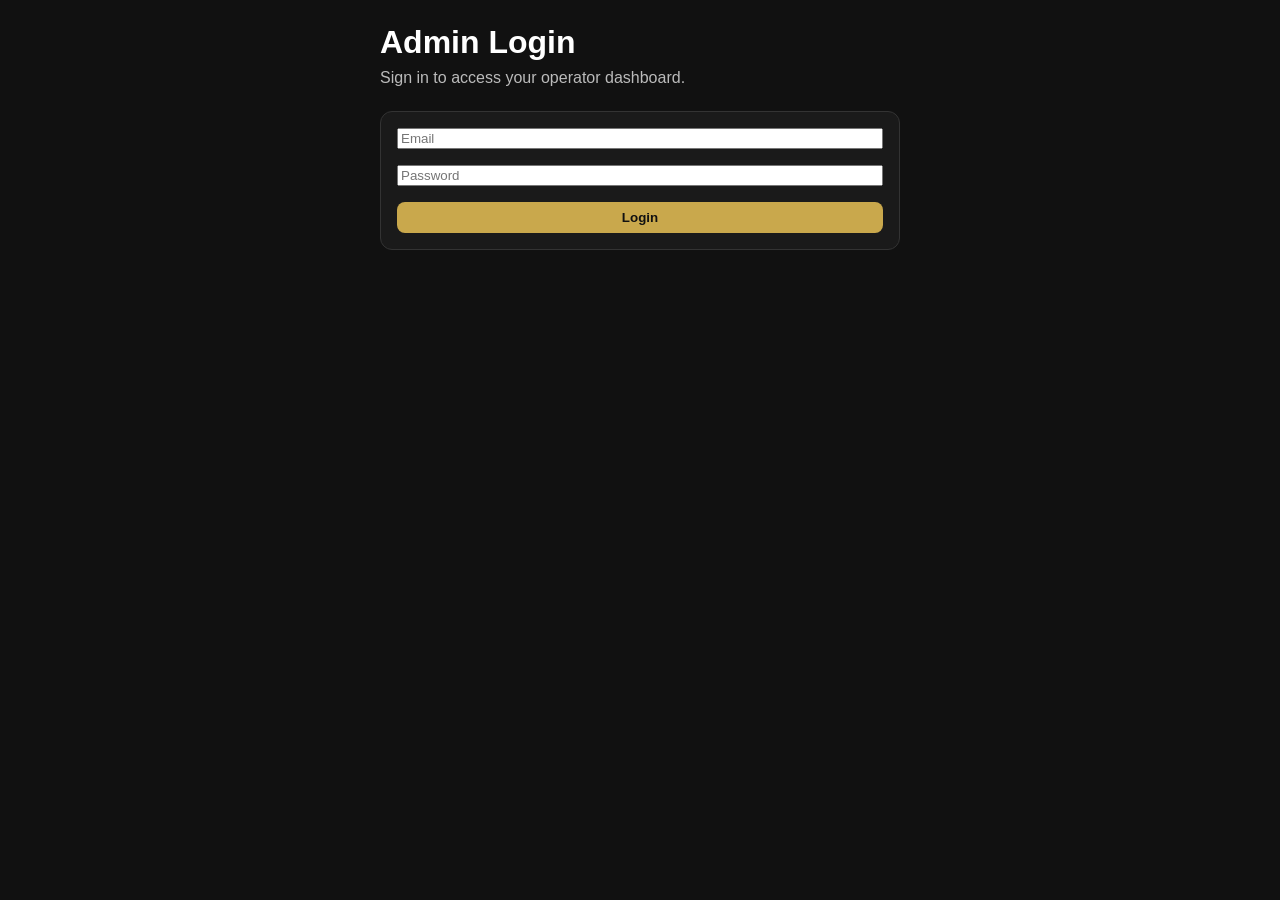
<file: admin.html>
<!DOCTYPE html>
<html lang="en">
<head>
  <meta charset="UTF-8" />
  <meta name="viewport" content="width=device-width, initial-scale=1.0" />
  <meta name="app-backend-base-url" content="https://restaurantsmanagement-26-backend.onrender.com" />
  <meta name="app-api-base-url" content="https://restaurantsmanagement-26-backend.onrender.com/api" />
<meta name="app-allow-order-whatsapp-fallback-on-save-failure" content="false" />
<meta name="app-open-whatsapp-after-verified-online-payment" content="true" />
<meta name="app-contact-sheet-url" content="" />
  <title>Admin Dashboard</title>
  <!-- <link rel="stylesheet" href="css/style.css" /> -->
  <style>
    body {
      font-family: Arial, sans-serif;
      background: #111;
      color: #fff;
      margin: 0;
      padding: 0;
    }
    #hotelFormSection,
#menuFormSection,
#galleryFormSection,
#profileFormSection {
  max-height: 80vh;
  overflow-y: auto;
  padding: 10px;
}

form {
  overflow: visible;
}

body {
  overflow-y: auto;
  cursor: auto;
}

    .admin-wrap {
      max-width: 1200px;
      margin: 0 auto;
      padding: 24px;
    }

    .admin-header {
      margin-bottom: 24px;
    }

    .admin-title {
      font-size: 32px;
      margin: 0 0 8px;
    }

    .admin-sub {
      color: #bbb;
      margin: 0;
    }

    .admin-toolbar {
      display: grid;
      gap: 14px;
      margin: 24px 0;
    }

    .admin-toolbar-row {
      display: flex;
      flex-wrap: wrap;
      gap: 14px;
      align-items: stretch;
    }

    .admin-toolbar-group {
      display: grid;
      gap: 10px;
      padding: 14px;
      border-radius: 14px;
      border: 1px solid #333;
      background: #151515;
      min-width: 0;
      flex: 1 1 320px;
    }

    .admin-toolbar-side {
      display: grid;
      gap: 10px;
      padding: 14px;
      border-radius: 14px;
      border: 1px solid #333;
      background: #151515;
      min-width: 260px;
      flex: 0 1 280px;
      align-content: start;
    }

    .admin-toolbar-label {
      margin: 0;
      font-size: 12px;
      letter-spacing: 0.08em;
      text-transform: uppercase;
      color: #c9a84c;
    }

    .admin-toolbar-help {
      margin: 0;
      color: #aaa;
      font-size: 13px;
      line-height: 1.5;
    }

    .admin-tabs {
      display: flex;
      flex-wrap: wrap;
      gap: 10px;
    }

    .admin-toolbar-actions {
      display: flex;
      flex-wrap: wrap;
      gap: 10px;
    }

    .admin-scope-card {
      display: grid;
      gap: 12px;
      margin-bottom: 18px;
    }

    .admin-scope-grid {
      display: grid;
      grid-template-columns: repeat(auto-fit, minmax(220px, 1fr));
      gap: 12px;
    }

    .admin-scope-item {
      padding: 12px 14px;
      border-radius: 12px;
      border: 1px solid #333;
      background: #141414;
    }

    .admin-scope-value {
      display: block;
      margin-top: 6px;
      font-size: 18px;
      font-weight: 600;
      color: #fff;
    }

    .admin-form-help {
      margin: 0 0 6px;
      color: #b8b8b8;
      font-size: 14px;
      line-height: 1.5;
    }

    .admin-field {
      display: grid;
      gap: 6px;
    }

    #hotelFormSection .admin-field-label,
    #menuFormSection .admin-field-label,
    #galleryFormSection .admin-field-label,
    #notificationSettingsSection .admin-field-label,
    #paymentRouteSettingsSection .admin-field-label,
    #uploadSection .admin-field-label,
    #qrTableLinkSection .admin-field-label,
    #profileFormSection .admin-field-label {
      display: block;
      color: #f3f3f3;
      font-size: 14px;
      font-weight: 600;
      margin: 0;
    }

    .admin-field-hint {
      margin: 0;
      color: #9f9f9f;
      font-size: 12px;
      line-height: 1.4;
    }

    .admin-tab {
      background: #222;
      color: #fff;
      border: 1px solid #444;
      padding: 10px 14px;
      cursor: pointer;
      border-radius: 8px;
    }

    .admin-tab.active {
      background: #c9a84c;
      color: #111;
      border-color: #c9a84c;
    }

    .admin-select {
      background: #222;
      color: #fff;
      border: 1px solid #444;
      padding: 10px 12px;
      border-radius: 8px;
    }

    .admin-section {
      display: grid;
      gap: 16px;
    }

    .admin-card {
      background: #1a1a1a;
      border: 1px solid #333;
      border-radius: 12px;
      padding: 16px;
    }

    .admin-card h3 {
      margin-top: 0;
      margin-bottom: 10px;
    }

    .admin-grid {
      display: grid;
      gap: 16px;
    }

    .theme-helper-row {
      display: flex;
      flex-wrap: wrap;
      gap: 12px;
      align-items: center;
      margin-top: -4px;
    }

    .theme-helper-row .admin-meta {
      margin: 0;
    }

    .theme-preview-card {
      display: grid;
      gap: 12px;
      padding: 14px;
    }

    .theme-order-card {
      display: grid;
      gap: 10px;
    }

    .theme-order-list {
      display: grid;
      gap: 8px;
    }

    .theme-order-item {
      display: flex;
      justify-content: space-between;
      align-items: center;
      gap: 12px;
      padding: 12px 14px;
      border: 1px solid #333;
      border-radius: 12px;
      background: #141414;
    }

    .theme-order-label {
      display: flex;
      align-items: center;
      gap: 12px;
      min-width: 0;
    }

    .theme-order-index {
      width: 28px;
      height: 28px;
      display: inline-flex;
      align-items: center;
      justify-content: center;
      border-radius: 999px;
      background: rgba(201, 168, 76, 0.16);
      border: 1px solid rgba(201, 168, 76, 0.28);
      color: #f3d98e;
      font-size: 13px;
      flex: 0 0 auto;
    }

    .theme-order-name {
      color: #fff;
    }

    .theme-order-meta {
      display: grid;
      gap: 4px;
    }

    .theme-order-state {
      display: inline-flex;
      align-items: center;
      width: fit-content;
      padding: 4px 8px;
      border-radius: 999px;
      border: 1px solid rgba(93, 191, 126, 0.3);
      background: rgba(93, 191, 126, 0.12);
      color: #b9efc9;
      font-size: 12px;
    }

    .theme-order-state.is-hidden {
      border-color: rgba(232, 129, 129, 0.3);
      background: rgba(232, 129, 129, 0.12);
      color: #ffc1c1;
    }

    .theme-order-actions {
      display: flex;
      gap: 8px;
      flex: 0 0 auto;
    }

    .theme-order-actions .admin-tab {
      padding: 8px 12px;
    }

    .theme-preview-top,
    .theme-preview-surface,
    .theme-preview-actions {
      display: flex;
      gap: 12px;
      align-items: center;
    }

    .theme-preview-top,
    .theme-preview-surface {
      justify-content: space-between;
      padding: 14px;
      border-radius: 16px;
      border: 1px solid #333;
    }

    .theme-preview-surface {
      display: grid;
      align-items: start;
    }

    .theme-preview-eyebrow {
      font-size: 12px;
      letter-spacing: 0.08em;
      text-transform: uppercase;
      color: #c9a84c;
      margin-bottom: 4px;
    }

    .theme-preview-title,
    .theme-preview-body,
    .theme-preview-muted {
      margin: 0;
    }

    .theme-preview-muted {
      font-size: 14px;
      color: #bbb;
    }

    .theme-preview-outline-btn,
    .theme-preview-primary-btn,
    .theme-preview-chip {
      border-radius: 8px;
      padding: 8px 12px;
      font-size: 14px;
    }

    .theme-preview-outline-btn,
    .theme-preview-primary-btn {
      border: 1px solid #444;
      cursor: default;
    }

    .theme-preview-outline-btn {
      background: transparent;
      color: #fff;
    }

    .theme-preview-primary-btn {
      background: #c9a84c;
      color: #111;
    }

    .theme-preview-chip {
      display: inline-flex;
      align-items: center;
      background: rgba(201, 168, 76, 0.16);
      color: #fff;
      border: 1px solid rgba(201, 168, 76, 0.3);
    }

    .admin-meta {
      color: #bbb;
      font-size: 14px;
      margin-bottom: 8px;
    }

    .admin-row {
      margin-bottom: 8px;
      line-height: 1.5;
    }

    .admin-attention-row {
      padding: 8px 10px;
      border: 1px solid rgba(232, 184, 103, 0.35);
      border-radius: 8px;
      background: rgba(232, 184, 103, 0.14);
      color: #ffe2a8;
    }

    .status-row {
      display: flex;
      flex-wrap: wrap;
      gap: 10px;
      align-items: center;
      margin-top: 12px;
    }

    .status-badge {
      display: inline-block;
      padding: 4px 10px;
      border-radius: 999px;
      background: #333;
      color: #fff;
      font-size: 13px;
    }

    .admin-state-line {
      display: grid;
      gap: 8px;
    }

    .admin-state-list {
      display: flex;
      flex-wrap: wrap;
      gap: 8px;
      align-items: center;
    }

    .admin-state-badge {
      display: inline-flex;
      align-items: center;
      padding: 4px 10px;
      border-radius: 999px;
      border: 1px solid #3a3a3a;
      background: #232323;
      color: #f3f3f3;
      font-size: 12px;
      font-weight: 600;
    }

    .admin-state-badge.is-success {
      border-color: rgba(93, 191, 126, 0.35);
      background: rgba(93, 191, 126, 0.14);
      color: #b9efc9;
    }

    .admin-state-badge.is-warning {
      border-color: rgba(232, 184, 103, 0.35);
      background: rgba(232, 184, 103, 0.14);
      color: #ffe2a8;
    }

    .admin-state-badge.is-danger {
      border-color: rgba(232, 129, 129, 0.35);
      background: rgba(232, 129, 129, 0.14);
      color: #ffc1c1;
    }

    .admin-card-actions {
      margin-top: 10px;
    }

    .admin-list-summary {
      margin-bottom: 16px;
    }

    .admin-list-toolbar {
      display: grid;
      gap: 10px;
    }

    .admin-list-search {
      width: 100%;
      box-sizing: border-box;
      background: #161616;
      color: #fff;
      border: 1px solid #444;
      padding: 12px 14px;
      border-radius: 10px;
    }

    .admin-list-search:focus {
      outline: none;
      border-color: #c9a84c;
      box-shadow: 0 0 0 2px rgba(201, 168, 76, 0.18);
    }

    .admin-list-helper-text {
      margin: 0;
      color: #b8b8b8;
      font-size: 13px;
      line-height: 1.5;
    }

    .status-select {
      background: #222;
      color: #fff;
      border: 1px solid #444;
      padding: 8px 10px;
      border-radius: 8px;
    }

    .status-btn {
      background: #c9a84c;
      color: #111;
      border: none;
      padding: 8px 12px;
      border-radius: 8px;
      cursor: pointer;
      font-weight: 600;
    }

    .status-btn:disabled {
      opacity: 0.7;
      cursor: wait;
    }

    .empty-state {
      color: #bbb;
      padding: 24px 0;
    }

    .loading-state {
      color: #ddd;
      padding: 24px 0;
    }

    pre.json-box {
      background: #101010;
      color: #ddd;
      padding: 12px;
      border-radius: 8px;
      overflow: auto;
      font-size: 12px;
    }

    #hotelFormSection,
    #menuFormSection {
      position: relative;
      overflow: visible;
      margin-top: 20px;
      isolation: isolate;
    }

    #hotelFormSection form,
    #menuFormSection form {
      position: relative;
      z-index: 1;
    }

    #hotelFormSection input:not([type="hidden"]),
    #menuFormSection input:not([type="hidden"]) {
      width: 100%;
      box-sizing: border-box;
      background: #161616;
      color: #fff;
      border: 1px solid #444;
      padding: 12px 14px;
      border-radius: 8px;
      caret-color: #fff;
      cursor: text;
      position: relative;
      z-index: 2;
      -webkit-text-fill-color: #fff;
    }

    #hotelFormSection input:not([type="hidden"]):focus,
    #menuFormSection input:not([type="hidden"]):focus {
      outline: none;
      border-color: #c9a84c;
      box-shadow: 0 0 0 2px rgba(201, 168, 76, 0.2);
      caret-color: #fff;
    }

    #hotelFormSection label,
    #menuFormSection label {
      display: flex;
      gap: 8px;
      align-items: center;
      color: #ddd;
      cursor: pointer;
    }

    #hotelFormSection label.admin-checkbox,
    #menuFormSection label.admin-checkbox,
    #galleryFormSection label.admin-checkbox,
    #notificationSettingsSection label.admin-checkbox,
    #paymentRouteSettingsSection label.admin-checkbox {
      display: flex;
      gap: 8px;
      align-items: center;
      color: #ddd;
      cursor: pointer;
    }

    #hotelFormSection input[type="checkbox"],
    #menuFormSection input[type="checkbox"] {
      width: auto;
      accent-color: #c9a84c;
      cursor: pointer;
    }

    #paymentRouteSettingsSection input:not([type="hidden"]),
    #paymentRouteSettingsSection select,
    #qrTableLinkSection input:not([type="hidden"]),
    #qrTableLinkSection select {
      width: 100%;
      box-sizing: border-box;
      background: #161616;
      color: #fff;
      border: 1px solid #444;
      padding: 12px 14px;
      border-radius: 8px;
    }

    #paymentRouteSettingsSection input:focus,
    #paymentRouteSettingsSection select:focus,
    #qrTableLinkSection input:focus,
    #qrTableLinkSection select:focus {
      outline: none;
      border-color: #c9a84c;
      box-shadow: 0 0 0 2px rgba(201, 168, 76, 0.2);
    }

    #qrTableLinkOutput {
      font-family: ui-monospace, SFMono-Regular, Consolas, monospace;
    }
  </style>
</head>
<body>

  <div id="adminLoginWrap" class="admin-wrap" style="max-width: 520px; display:none;">
  <header class="admin-header">
    <h1 class="admin-title">Admin Login</h1>
    <p class="admin-sub">Sign in to access your operator dashboard.</p>
  </header>

  <section class="admin-card">
    <form id="adminLoginForm" class="admin-grid">
      <input id="adminEmailInput" type="email" placeholder="Email" required />
      <input id="adminPasswordInput" type="password" placeholder="Password" required />
      <button type="submit" class="status-btn">Login</button>
    </form>
  </section>
</div>

  <div class="admin-wrap" id="adminDashboardWrap" style="display:none;">
    <header class="admin-header">
      <h1 class="admin-title">Admin Dashboard</h1>
      <p class="admin-sub">Manage all hotel orders, reservations, inquiries, and hotels from one place.</p>
    </header>

    <div class="admin-toolbar">
      <div class="admin-toolbar-row">
        <div class="admin-toolbar-group">
          <p class="admin-toolbar-label">Browse Records</p>
          <div class="admin-tabs">
            <button class="admin-tab active" data-tab="orders">Orders</button>
            <button class="admin-tab" data-tab="reservations">Reservations</button>
            <button class="admin-tab" data-tab="inquiries">Inquiries</button>
            <button class="admin-tab" data-tab="contact-submissions">Contact Messages</button>
            <button class="admin-tab" data-tab="notification-events">Notifications</button>
            <button class="admin-tab" data-tab="hotels">Hotels</button>
            <button class="admin-tab" data-tab="menu-items">Menu Items</button>
            <button class="admin-tab" data-tab="gallery-items">Gallery Items</button>
            <button class="admin-tab" data-tab="testimonials">Testimonials</button>
          </div>
        </div>

        <div class="admin-toolbar-group">
          <p class="admin-toolbar-label">Open Editors</p>
          <div class="admin-toolbar-actions">
            <button type="button" id="openHotelFormBtn" class="admin-tab">Hotel Form</button>
            <button type="button" id="openMenuFormBtn" class="admin-tab">Menu Form</button>
            <button type="button" id="openGalleryFormBtn" class="admin-tab">Gallery Form</button>
            <button type="button" id="openTestimonialFormBtn" class="admin-tab">Testimonials Form</button>
            <button type="button" id="openNotificationSettingsBtn" class="admin-tab">Notification Settings</button>
            <button type="button" id="openPaymentRouteSettingsBtn" class="admin-tab">Payment Route Settings</button>
            <button type="button" id="openProfileFormBtn" class="admin-tab">Profile Form</button>
            <button type="button" id="openQrTableLinkBtn" class="admin-tab">QR Table Link</button>
            <button id="openUploadSectionBtn" class="admin-tab">Upload Image</button>
          </div>
        </div>

        <div class="admin-toolbar-side">
          <p class="admin-toolbar-label">Hotel Scope</p>
          <p class="admin-toolbar-help">Choose one hotel to narrow list views and auto-fill editor forms where supported.</p>
          <select id="hotelFilter" class="admin-select">
            <option value="">All Hotels</option>
          </select>
          <button id="adminLogoutBtn" class="admin-tab">Logout</button>
        </div>
      </div>
    </div>

    <section id="adminScopeSummary" class="admin-card admin-scope-card">
      <p class="admin-toolbar-label">Current Workspace</p>
      <div class="admin-scope-grid">
        <div class="admin-scope-item">
          <span class="admin-meta">Viewing</span>
          <strong id="adminScopeTabValue" class="admin-scope-value">Orders</strong>
        </div>
        <div class="admin-scope-item">
          <span class="admin-meta">Hotel Scope</span>
          <strong id="adminScopeHotelValue" class="admin-scope-value">All Hotels</strong>
        </div>
      </div>
      <p id="adminScopeHelp" class="admin-toolbar-help">List views respect the selected hotel filter when available.</p>
    </section>

    <main id="adminContent" class="admin-section">
      <p class="loading-state">Loading dashboard...</p>
    </main>

    <section id="qrTableLinkSection" class="admin-card" style="display:none; margin-top: 20px;">
      <h2>QR Table Order Link Helper</h2>
      <p class="admin-form-help">Generate a safe table-specific menu URL. Use the generated URL in your QR code tool; it reuses the existing tenant menu, cart, checkout, and WhatsApp flow.</p>
      <form id="qrTableLinkForm" class="admin-grid">
        <div class="admin-field">
          <label class="admin-field-label" for="qrLinkHotelSlugInput">Hotel Slug (Required)</label>
          <input id="qrLinkHotelSlugInput" placeholder="hotel-example" maxlength="120" required />
          <p class="admin-field-hint">This usually auto-fills from the selected hotel scope.</p>
        </div>

        <div class="admin-field">
          <label class="admin-field-label" for="qrLinkTableNumberInput">Table Number (Required)</label>
          <input id="qrLinkTableNumberInput" placeholder="T5" maxlength="80" required />
          <p class="admin-field-hint">Use the exact table label you want to appear in WhatsApp and admin orders.</p>
        </div>

        <div class="admin-field">
          <label class="admin-field-label" for="qrLinkTargetPageInput">Landing Page</label>
          <select id="qrLinkTargetPageInput">
            <option value="menu.html">Full Menu Page</option>
            <option value="index.html">Homepage Menu Section</option>
          </select>
          <p class="admin-field-hint">Full Menu Page is safest for direct QR ordering.</p>
        </div>

        <button type="submit" class="status-btn">Generate QR Table Link</button>
      </form>

      <div class="admin-card" style="margin-top: 16px;">
        <h3>Generated Link</h3>
        <input id="qrTableLinkOutput" readonly placeholder="Generate a link first" />
        <p id="qrTableLinkSummary" class="admin-field-hint">No QR table selected yet.</p>
        <div class="status-row" style="margin-top: 12px;">
          <a id="qrTableLinkPreview" class="admin-tab" href="#" target="_blank" rel="noopener noreferrer">Open Link</a>
          <button id="copyQrTableLinkBtn" class="status-btn" type="button">Copy Link</button>
        </div>
        <p id="qrTableLinkHelp" class="admin-field-hint">No QR link generated yet.</p>
      </div>
    </section>

    <section id="hotelFormSection" class="admin-card" style="display:none;">
      <h2>Create / Update Hotel</h2>
      <p class="admin-form-help">Use this form for the hotel record itself. Public profile, theme, menu, and gallery content stay in their own editors.</p>
      <form id="hotelForm" class="admin-grid">
        <input id="hotelId" name="id" type="hidden" />

        <div class="admin-field">
          <label class="admin-field-label" for="hotelSlugInput">Hotel Slug (Required)</label>
          <input id="hotelSlugInput" name="slug" placeholder="hotel-example" required />
          <p class="admin-field-hint">Use the same stable slug across hotel profile, menu, gallery, uploads, and domain-aware routing.</p>
        </div>

        <div class="admin-field">
          <label class="admin-field-label" for="hotelNameInput">Hotel Name (Required)</label>
          <input id="hotelNameInput" name="hotelName" placeholder="Hotel Example" required />
        </div>

        <div class="admin-field">
          <label class="admin-field-label" for="hotelWhatsappInput">WhatsApp Number (Required)</label>
          <input id="hotelWhatsappInput" name="whatsapp" type="tel" placeholder="+91..." required />
          <p class="admin-field-hint">This is the operator WhatsApp number used by existing live flows.</p>
        </div>

        <div class="admin-field">
          <label class="admin-field-label" for="hotelUpiInput">UPI ID (Required)</label>
          <input id="hotelUpiInput" name="upi" placeholder="name@bank" required />
        </div>

        <div class="admin-field">
          <label class="admin-field-label" for="hotelGstInput">GST Percentage (Required)</label>
          <input id="hotelGstInput" name="gst" type="number" placeholder="5" required />
        </div>

        <div class="admin-field">
          <label class="admin-field-label" for="hotelPrimaryDomainInput">Primary Domain</label>
          <input id="hotelPrimaryDomainInput" name="primaryDomain" placeholder="hotel.example.com" />
          <p class="admin-field-hint">Leave blank if this hotel currently runs only from subdomain or default tenant routing.</p>
        </div>

        <div class="admin-field">
          <label class="admin-field-label" for="hotelSubdomainInput">Subdomain</label>
          <input id="hotelSubdomainInput" name="subdomain" placeholder="sai-raj" />
        </div>

        <label class="admin-checkbox">
          <input id="hotelIsActiveInput" name="isActive" type="checkbox" checked />
          Active
        </label>

        <button type="submit" class="status-btn">Save Hotel</button>
      </form>
    </section>

    <section id="menuFormSection" class="admin-card" style="display:none;">
      <h2>Create / Update Menu Item</h2>
      <p class="admin-form-help">Use this form to create or update one menu record. It stays separate from hotel profile content and gallery management.</p>
      <form id="menuItemForm" class="admin-grid">
        <input id="menuItemDbId" name="id" type="hidden" />

        <div class="admin-field">
          <label class="admin-field-label" for="menuHotelSlugInput">Hotel Slug (Required)</label>
          <input id="menuHotelSlugInput" name="hotelSlug" placeholder="hotel-example" required />
          <p class="admin-field-hint">This usually auto-fills from the selected hotel scope unless you are editing an existing item.</p>
        </div>

        <div class="admin-field">
          <label class="admin-field-label" for="menuCategoryInput">Category (Required)</label>
          <input id="menuCategoryInput" name="category" placeholder="starters" required />
        </div>

        <div class="admin-field">
          <label class="admin-field-label" for="menuItemIdInput">Item ID (Required)</label>
          <input id="menuItemIdInput" name="itemId" placeholder="starter_1" required />
          <p class="admin-field-hint">Use a stable item key so future edits stay predictable.</p>
        </div>

        <div class="admin-field">
          <label class="admin-field-label" for="menuNameInput">Item Name (Required)</label>
          <input id="menuNameInput" name="name" placeholder="Paneer Tikka" required />
        </div>

        <div class="admin-field">
          <label class="admin-field-label" for="menuDescriptionInput">Description</label>
          <input id="menuDescriptionInput" name="description" placeholder="Short item description" />
        </div>

        <div class="admin-field">
          <label class="admin-field-label" for="menuPriceInput">Price (Required)</label>
          <input id="menuPriceInput" name="price" type="number" placeholder="299" required />
        </div>

        <div class="admin-field">
          <label class="admin-field-label" for="menuImageInput">Image URL or Path</label>
          <input id="menuImageInput" name="image" type="url" placeholder="https://... or uploaded path" />
          <p class="admin-field-hint">You can use the Upload Image tool separately and paste the resulting public URL here.</p>
        </div>

        <div class="admin-field">
          <label class="admin-field-label" for="menuAltInput">Alt Text</label>
          <input id="menuAltInput" name="alt" placeholder="Describe the menu image" />
        </div>

        <div class="admin-field">
          <label class="admin-field-label" for="menuBadgeInput">Badge</label>
          <input id="menuBadgeInput" name="badge" placeholder="Chef Special" />
        </div>

        <div class="admin-field">
          <label class="admin-field-label" for="menuTagInput">Tag</label>
          <input id="menuTagInput" name="tag" placeholder="veg" />
        </div>

        <div class="admin-field">
          <label class="admin-field-label" for="menuSortOrderInput">Sort Order</label>
          <input id="menuSortOrderInput" name="sortOrder" type="number" placeholder="0" />
          <p class="admin-field-hint">Lower numbers usually appear earlier in the current menu flow.</p>
        </div>

        <label class="admin-checkbox">
          <input id="menuIsAvailableInput" name="isAvailable" type="checkbox" checked />
          Available
        </label>

        <button type="submit" class="status-btn">Save Menu Item</button>
      </form>
    </section>

    <section id="galleryFormSection" class="admin-card" style="display:none;">
      <h2>Create / Update Gallery Item</h2>
      <p class="admin-form-help">Use this form to manage one gallery record. You can paste an existing image URL or use the upload helper to fill the image fields safely.</p>
      <form id="galleryItemForm" class="admin-grid">
        <input id="galleryItemDbId" name="id" type="hidden" />

        <div class="admin-field">
          <label class="admin-field-label" for="galleryHotelSlugInput">Hotel Slug (Required)</label>
          <input id="galleryHotelSlugInput" name="hotelSlug" placeholder="hotel-example" required />
          <p class="admin-field-hint">This usually auto-fills from the selected hotel scope unless you are editing an existing gallery item.</p>
        </div>

        <div class="admin-field">
          <label class="admin-field-label" for="galleryImageUrlInput">Image URL (Required)</label>
          <input id="galleryImageUrlInput" name="imageUrl" type="url" placeholder="https://..." required />
          <p class="admin-field-hint">Paste a public image URL here, or use the upload helper below to fill this field automatically.</p>
        </div>

        <div class="admin-field">
          <label class="admin-field-label" for="galleryStoragePathInput">Storage Path</label>
          <input id="galleryStoragePathInput" name="storagePath" placeholder="hotel-example/gallery/file.jpg" />
          <p class="admin-field-hint">Optional for manual URLs. Upload helper will fill this automatically when the image comes from storage.</p>
        </div>

        <button id="galleryUploadHelperBtn" type="button" class="admin-tab">Upload Image For This Gallery Item</button>

        <div class="admin-field">
          <label class="admin-field-label" for="galleryAltInput">Alt Text</label>
          <input id="galleryAltInput" name="alt" placeholder="Describe the gallery image" />
        </div>

        <div class="admin-field">
          <label class="admin-field-label" for="galleryLayoutVariantInput">Layout Variant</label>
          <select id="galleryLayoutVariantInput" name="layoutVariant">
            <option value="standard">Standard</option>
            <option value="large">Large</option>
            <option value="tall">Tall</option>
            <option value="wide">Wide</option>
          </select>
          <p class="admin-field-hint">Keep the current layout pattern by choosing one of the supported preset variants only.</p>
        </div>

        <div class="admin-field">
          <label class="admin-field-label" for="gallerySortOrderInput">Sort Order</label>
          <input id="gallerySortOrderInput" name="sortOrder" type="number" placeholder="0" />
          <p class="admin-field-hint">Lower numbers usually appear earlier in the current gallery flow.</p>
        </div>

        <label class="admin-checkbox">
          <input id="galleryIsActiveInput" name="isActive" type="checkbox" checked />
          Active
        </label>

        <button type="submit" class="status-btn">Save Gallery Item</button>
      </form>
    </section>

    <section id="notificationSettingsSection" class="admin-card" style="display:none; margin-top: 20px;">
      <h2>Per-Hotel Notification Settings</h2>
      <p class="admin-sub">These settings are private and control optional delivery behavior for one hotel only.</p>
      <p class="admin-form-help">This editor changes notification delivery rules after business records are already saved. It does not replace your existing live save flows.</p>

      <form id="notificationSettingsForm" class="admin-grid">
        <div class="admin-field">
          <label class="admin-field-label" for="notificationSettingsHotelSlugInput">Hotel Slug (Required)</label>
          <input id="notificationSettingsHotelSlugInput" placeholder="hotel-example" required />
          <p class="admin-field-hint">This usually auto-fills from the selected hotel scope when one hotel is selected.</p>
        </div>

        <div class="admin-field">
          <label class="admin-field-label" for="notificationOwnerEmailInput">Owner Notification Email</label>
          <input id="notificationOwnerEmailInput" type="email" placeholder="owner@example.com" />
          <p class="admin-field-hint">Needed only when email delivery is enabled for this hotel.</p>
        </div>

        <label class="admin-checkbox">
          <input id="notificationEmailEnabledInput" type="checkbox" />
          Enable Email Delivery For This Hotel
        </label>

        <label class="admin-checkbox">
          <input id="notificationNotifyOrderInput" type="checkbox" checked />
          Notify On New Order
        </label>

        <label class="admin-checkbox">
          <input id="notificationNotifyReservationInput" type="checkbox" checked />
          Notify On New Reservation
        </label>

        <label class="admin-checkbox">
          <input id="notificationNotifyInquiryInput" type="checkbox" checked />
          Notify On New Inquiry
        </label>

        <button type="submit" class="status-btn">Save Notification Settings</button>
      </form>
    </section>

    <section id="paymentRouteSettingsSection" class="admin-card" style="display:none; margin-top: 20px;">
      <h2>Per-Hotel Razorpay Route Settings</h2>
      <p class="admin-sub">Private setup for future hotel-owned Razorpay Route transfers.</p>
      <p class="admin-form-help">This only saves the hotel linked account mapping. It does not change the current checkout or settlement behavior until Route checkout is enabled in a later step.</p>

      <form id="paymentRouteSettingsForm" class="admin-grid">
        <div class="admin-field">
          <label class="admin-field-label" for="paymentRouteHotelSlugInput">Hotel Slug (Required)</label>
          <input id="paymentRouteHotelSlugInput" placeholder="hotel-example" required />
          <p class="admin-field-hint">This usually auto-fills from the selected hotel scope.</p>
        </div>

        <div class="admin-field">
          <label class="admin-field-label" for="paymentRouteProviderInput">Gateway Provider</label>
          <select id="paymentRouteProviderInput" class="admin-select">
            <option value="razorpay">Razorpay</option>
          </select>
          <p class="admin-field-hint">Only Razorpay is supported in the current gateway bridge.</p>
        </div>

        <div class="admin-field">
          <label class="admin-field-label" for="paymentRouteLinkedAccountInput">Razorpay Linked Account ID</label>
          <input id="paymentRouteLinkedAccountInput" placeholder="acc_xxxxxxxxx" maxlength="120" />
          <p class="admin-field-hint">Create this linked account in Razorpay Route first, then paste its account id here.</p>
        </div>

        <label class="admin-checkbox">
          <input id="paymentRouteEnabledInput" type="checkbox" />
          Enable Route For This Hotel Later
        </label>
        <p class="admin-field-hint">Safe staging flag only. Current payment creation does not read this yet.</p>

        <button type="submit" class="status-btn">Save Payment Route Settings</button>
        <p id="paymentRouteSettingsHelp" class="admin-field-hint">Route settings are not loaded yet.</p>
      </form>
    </section>

    <section id="testimonialFormSection" class="admin-card" style="display:none; margin-top: 20px;">
      <h2>Create / Update Testimonial</h2>
      <p class="admin-form-help">Use this form to create or update one hotel-specific testimonial record. Public display still depends on the testimonial visibility and moderation state.</p>
      <form id="testimonialForm" class="admin-grid">
        <input id="testimonialDbId" name="id" type="hidden" />

        <div class="admin-field">
          <label class="admin-field-label" for="testimonialHotelSlugInput">Hotel Slug (Required)</label>
          <input id="testimonialHotelSlugInput" name="hotelSlug" placeholder="hotel-example" required />
          <p class="admin-field-hint">This usually auto-fills from the selected hotel scope unless you are editing an existing testimonial.</p>
        </div>

        <div class="admin-field">
          <label class="admin-field-label" for="testimonialNameInput">Guest Name (Required)</label>
          <input id="testimonialNameInput" name="name" placeholder="Guest name" required />
        </div>

        <div class="admin-field">
          <label class="admin-field-label" for="testimonialRoleInput">Guest Role</label>
          <input id="testimonialRoleInput" name="role" placeholder="Family Dinner" />
        </div>

        <div class="admin-field">
          <label class="admin-field-label" for="testimonialTextInput">Review Text (Required)</label>
          <textarea id="testimonialTextInput" name="text" rows="5" placeholder="Guest review or testimonial" required></textarea>
        </div>

        <div class="admin-field">
          <label class="admin-field-label" for="testimonialStarsInput">Stars</label>
          <input id="testimonialStarsInput" name="stars" type="number" min="1" max="5" placeholder="5" />
        </div>

        <div class="admin-field">
          <label class="admin-field-label" for="testimonialAvatarInput">Avatar URL</label>
          <input id="testimonialAvatarInput" name="avatar" type="url" placeholder="https://..." />
        </div>

        <div class="admin-field">
          <label class="admin-field-label" for="testimonialSortOrderInput">Sort Order</label>
          <input id="testimonialSortOrderInput" name="sortOrder" type="number" placeholder="0" />
        </div>

        <label class="admin-checkbox">
          <input id="testimonialIsActiveInput" name="isActive" type="checkbox" checked />
          Active
        </label>

        <label class="admin-checkbox">
          <input id="testimonialIsApprovedInput" name="isApproved" type="checkbox" checked />
          Approved For Public Display
        </label>

        <button type="submit" class="status-btn">Save Testimonial</button>
      </form>
    </section>

    <section id="profileFormSection" class="admin-card" style="display:none; margin-top: 20px;">
  <h2>Create / Update Hotel Profile</h2>
  <p class="admin-form-help">This editor controls hotel-facing profile content. We are only improving the form presentation here, not changing the current profile/theme save flow.</p>

  <form id="profileForm" class="admin-grid">
    <div class="admin-field">
      <label class="admin-field-label" for="profileHotelSlugInput">Hotel Slug (Required)</label>
      <input id="profileHotelSlugInput" placeholder="hotel-example" />
      <p class="admin-field-hint">This should match the hotel record slug so profile content loads for the correct tenant.</p>
    </div>
    <div class="admin-field">
      <label class="admin-field-label" for="profileHotelNameInput">Hotel Name (Required)</label>
      <input id="profileHotelNameInput" placeholder="Hotel Example" />
    </div>
    <div class="admin-field">
      <label class="admin-field-label" for="profileTaglineInput">Tagline</label>
      <input id="profileTaglineInput" placeholder="Short headline for the public site" />
    </div>
    <div class="admin-field">
      <label class="admin-field-label" for="profileWhatsappInput">Owner WhatsApp Number</label>
      <input id="profileWhatsappInput" placeholder="+91..." />
    </div>
    <div class="admin-field">
      <label class="admin-field-label" for="profileUpiInput">Owner UPI ID</label>
      <input id="profileUpiInput" placeholder="name@bank" />
    </div>
    <div class="admin-field">
      <label class="admin-field-label" for="profileGstInput">GST Percentage</label>
      <input id="profileGstInput" type="number" placeholder="5" />
    </div>

    <div class="admin-field">
      <label class="admin-field-label" for="profileUpiDiscountPercentInput">Google Pay / UPI Discount Percentage</label>
      <input id="profileUpiDiscountPercentInput" type="number" min="0" max="100" step="0.01" placeholder="10" />
      <p class="admin-field-hint">Set 0 for no manual UPI discount. Leaving blank keeps the current default behavior.</p>
    </div>
    <div class="admin-field">
      <label class="admin-field-label" for="profileDeliveryChargeInput">Website Delivery Charge</label>
      <input id="profileDeliveryChargeInput" type="number" min="0" step="0.01" placeholder="40" />
      <p class="admin-field-hint">Optional hotel-wise delivery charge for website orders. Leave blank to disable it. Dine-in QR orders will stay separate.</p>
    </div>

    <h3>Branding</h3>
    <div class="admin-field">
      <label class="admin-field-label" for="profileBrandPrimaryInput">Logo Primary Text</label>
      <input id="profileBrandPrimaryInput" placeholder="Primary brand line" />
    </div>
    <div class="admin-field">
      <label class="admin-field-label" for="profileBrandSecondaryInput">Logo Secondary Text</label>
      <input id="profileBrandSecondaryInput" placeholder="Secondary brand line" />
    </div>

    <h3>Theme (Safe Fields)</h3>
    <p class="admin-sub">Leave fields blank to keep the current/default value. Use valid CSS color values and border-radius values only.</p>
    <div class="theme-helper-row">
      <span class="admin-meta">Preview updates live as you type.</span>
      <button id="profileThemeResetBtn" type="button" class="admin-tab">Reset Theme Fields</button>
    </div>

    <h4>Navigation & Menu Labels</h4>
    <p class="admin-sub">Optional hotel-specific labels. Leave any field blank to keep the current built-in public text.</p>
    <div class="admin-field">
      <label class="admin-field-label" for="profileNavLabelAboutInput">Navbar About Label</label>
      <input id="profileNavLabelAboutInput" maxlength="80" placeholder="About" />
    </div>
    <div class="admin-field">
      <label class="admin-field-label" for="profileNavLabelMenuInput">Navbar Menu Label</label>
      <input id="profileNavLabelMenuInput" maxlength="80" placeholder="Menu" />
    </div>
    <div class="admin-field">
      <label class="admin-field-label" for="profileNavLabelGalleryInput">Navbar Gallery Label</label>
      <input id="profileNavLabelGalleryInput" maxlength="80" placeholder="Gallery" />
    </div>
    <div class="admin-field">
      <label class="admin-field-label" for="profileNavLabelEventsInput">Navbar Events Label</label>
      <input id="profileNavLabelEventsInput" maxlength="80" placeholder="Events" />
    </div>
    <div class="admin-field">
      <label class="admin-field-label" for="profileNavLabelTestimonialsInput">Navbar Reviews Label</label>
      <input id="profileNavLabelTestimonialsInput" maxlength="80" placeholder="Reviews" />
    </div>
    <div class="admin-field">
      <label class="admin-field-label" for="profileNavLabelContactInput">Navbar Contact Label</label>
      <input id="profileNavLabelContactInput" maxlength="80" placeholder="Contact" />
    </div>
    <div class="admin-field">
      <label class="admin-field-label" for="profileNavLabelReservationInput">Navbar Reservation CTA Label</label>
      <input id="profileNavLabelReservationInput" maxlength="80" placeholder="Reserve a Table" />
    </div>

    <h4>Homepage Menu Copy</h4>
    <div class="admin-field">
      <label class="admin-field-label" for="profileMenuSectionEyebrowInput">Menu Eyebrow</label>
      <input id="profileMenuSectionEyebrowInput" maxlength="320" placeholder="Signature Flavors" />
    </div>
    <div class="admin-field">
      <label class="admin-field-label" for="profileMenuSectionTitleInput">Menu Title</label>
      <input id="profileMenuSectionTitleInput" maxlength="320" placeholder="Our Curated Menu" />
    </div>
    <div class="admin-field">
      <label class="admin-field-label" for="profileMenuSectionSubtitleInput">Menu Subtitle</label>
      <input id="profileMenuSectionSubtitleInput" maxlength="320" placeholder="Discover handcrafted starters, mains, desserts, and beverages prepared for every craving." />
    </div>
    <div class="admin-field">
      <label class="admin-field-label" for="profileMenuViewFullLabelInput">View Full Menu Button Label</label>
      <input id="profileMenuViewFullLabelInput" maxlength="320" placeholder="View Full Menu" />
    </div>

    <h4>Public CTA Labels</h4>
    <div class="admin-field">
      <label class="admin-field-label" for="profileCtaHeroPrimaryInput">Hero Primary Button Label</label>
      <input id="profileCtaHeroPrimaryInput" maxlength="160" placeholder="Explore Menu" />
    </div>
    <div class="admin-field">
      <label class="admin-field-label" for="profileCtaHeroReservationInput">Hero Reservation Button Label</label>
      <input id="profileCtaHeroReservationInput" maxlength="160" placeholder="Book a Table" />
    </div>
    <div class="admin-field">
      <label class="admin-field-label" for="profileCtaAboutReservationInput">About Reservation Button Label</label>
      <input id="profileCtaAboutReservationInput" maxlength="160" placeholder="Reserve Your Table" />
    </div>
    <div class="admin-field">
      <label class="admin-field-label" for="profileCtaCartButtonInput">Cart Button Label</label>
      <input id="profileCtaCartButtonInput" maxlength="160" placeholder="View Cart" />
    </div>
    <div class="admin-field">
      <label class="admin-field-label" for="profileCtaMenuScrollHintInput">Menu Scroll Hint Text</label>
      <input id="profileCtaMenuScrollHintInput" maxlength="160" placeholder="Explore {count} more dishes below" />
      <p class="admin-field-hint">Optional. Use <code>{count}</code> if you want the remaining dish count inside the text.</p>
    </div>
    <div class="admin-field">
      <label class="admin-field-label" for="profileCtaLoadMoreInput">Load More Button Label</label>
      <input id="profileCtaLoadMoreInput" maxlength="160" placeholder="Load More" />
    </div>
    <div class="admin-field">
      <label class="admin-field-label" for="profileCtaLoadMoreHintInput">Load More Count Text</label>
      <input id="profileCtaLoadMoreHintInput" maxlength="160" placeholder="{count} more dishes" />
      <p class="admin-field-hint">Optional. Use <code>{count}</code> to show the remaining dish count.</p>
    </div>

    <h4>Full Menu Page Copy</h4>
    <div class="admin-field">
      <label class="admin-field-label" for="profileFullMenuSectionEyebrowInput">Full Menu Eyebrow</label>
      <input id="profileFullMenuSectionEyebrowInput" maxlength="320" placeholder="Complete Selection" />
    </div>
    <div class="admin-field">
      <label class="admin-field-label" for="profileFullMenuSectionTitleInput">Full Menu Title</label>
      <input id="profileFullMenuSectionTitleInput" maxlength="320" placeholder="Browse the Full Menu" />
    </div>
    <div class="admin-field">
      <label class="admin-field-label" for="profileFullMenuSectionSubtitleInput">Full Menu Subtitle</label>
      <input id="profileFullMenuSectionSubtitleInput" maxlength="320" placeholder="Search across categories, sort dishes, filter tags, and place your order on WhatsApp." />
    </div>

    <h4>Menu Category Labels</h4>
    <div class="admin-field">
      <label class="admin-field-label" for="profileMenuCategoryStartersInput">Starters Category Label</label>
      <input id="profileMenuCategoryStartersInput" maxlength="80" placeholder="Starters" />
    </div>
    <div class="admin-field">
      <label class="admin-field-label" for="profileMenuCategoryMainsInput">Main Course Category Label</label>
      <input id="profileMenuCategoryMainsInput" maxlength="80" placeholder="Main Course" />
    </div>
    <div class="admin-field">
      <label class="admin-field-label" for="profileMenuCategoryDessertsInput">Desserts Category Label</label>
      <input id="profileMenuCategoryDessertsInput" maxlength="80" placeholder="Desserts" />
    </div>
    <div class="admin-field">
      <label class="admin-field-label" for="profileMenuCategoryDrinksInput">Beverages Category Label</label>
      <input id="profileMenuCategoryDrinksInput" maxlength="80" placeholder="Beverages" />
    </div>

    <h4>Footer Labels</h4>
    <div class="admin-field">
      <label class="admin-field-label" for="profileFooterLabelExploreHeadingInput">Footer Explore Heading</label>
      <input id="profileFooterLabelExploreHeadingInput" maxlength="160" placeholder="Explore" />
    </div>
    <div class="admin-field">
      <label class="admin-field-label" for="profileFooterLabelAboutInput">Footer About Link Label</label>
      <input id="profileFooterLabelAboutInput" maxlength="160" placeholder="About Us" />
    </div>
    <div class="admin-field">
      <label class="admin-field-label" for="profileFooterLabelMenuInput">Footer Menu Link Label</label>
      <input id="profileFooterLabelMenuInput" maxlength="160" placeholder="Our Menu" />
    </div>
    <div class="admin-field">
      <label class="admin-field-label" for="profileFooterLabelGalleryInput">Footer Gallery Link Label</label>
      <input id="profileFooterLabelGalleryInput" maxlength="160" placeholder="Gallery" />
    </div>
    <div class="admin-field">
      <label class="admin-field-label" for="profileFooterLabelEventsInput">Footer Events Link Label</label>
      <input id="profileFooterLabelEventsInput" maxlength="160" placeholder="Private Events" />
    </div>
    <div class="admin-field">
      <label class="admin-field-label" for="profileFooterLabelReviewsInput">Footer Reviews Link Label</label>
      <input id="profileFooterLabelReviewsInput" maxlength="160" placeholder="Reviews" />
    </div>
    <div class="admin-field">
      <label class="admin-field-label" for="profileFooterLabelReservationsHeadingInput">Footer Reservations Heading</label>
      <input id="profileFooterLabelReservationsHeadingInput" maxlength="160" placeholder="Reservations" />
    </div>
    <div class="admin-field">
      <label class="admin-field-label" for="profileFooterLabelBookTableInput">Footer Book Table Link Label</label>
      <input id="profileFooterLabelBookTableInput" maxlength="160" placeholder="Book a Table" />
    </div>
    <div class="admin-field">
      <label class="admin-field-label" for="profileFooterLabelPrivateDiningInput">Footer Private Dining Link Label</label>
      <input id="profileFooterLabelPrivateDiningInput" maxlength="160" placeholder="Private Dining" />
    </div>
    <div class="admin-field">
      <label class="admin-field-label" for="profileFooterLabelContactInput">Footer Contact Link Label</label>
      <input id="profileFooterLabelContactInput" maxlength="160" placeholder="Contact Us" />
    </div>
    <div class="admin-field">
      <label class="admin-field-label" for="profileFooterLabelOpeningHoursHeadingInput">Footer Opening Hours Heading</label>
      <input id="profileFooterLabelOpeningHoursHeadingInput" maxlength="160" placeholder="Opening Hours" />
    </div>
    <div class="admin-field">
      <label class="admin-field-label" for="profileFooterLabelFindUsHeadingInput">Footer Find Us Heading</label>
      <input id="profileFooterLabelFindUsHeadingInput" maxlength="160" placeholder="Find Us" />
    </div>
    <div class="admin-field">
      <label class="admin-field-label" for="profileFooterLabelCopyrightSuffixInput">Footer Copyright Suffix</label>
      <input id="profileFooterLabelCopyrightSuffixInput" maxlength="160" placeholder="All rights reserved." />
    </div>

    <input id="profileThemePrimaryInput" placeholder="Primary Accent Color (e.g. #c9a84c)" />
    <input id="profileThemePrimaryLightInput" placeholder="Primary Light Color (e.g. #e8d08a)" />
    <input id="profileThemePrimaryDarkInput" placeholder="Primary Dark Color (e.g. #a07830)" />
    <input id="profileThemeBackgroundInput" placeholder="Background Color (e.g. #fbf8f3)" />
    <input id="profileThemeBackgroundAltInput" placeholder="Alternate Background Color (e.g. #f3ede3)" />
    <input id="profileThemeTextInput" placeholder="Text Color (e.g. #333333)" />
    <input id="profileThemeTextMutedInput" placeholder="Muted Text Color (e.g. #6b6b6b)" />
    <input id="profileThemeRadiusBaseInput" placeholder="Base Radius (e.g. 16px)" />
    <input id="profileThemeRadiusSmallInput" placeholder="Small Radius (e.g. 8px)" />
    <select id="profileThemeTypographyPresetInput">
      <option value="">Typography Preset (Keep Current / Default)</option>
      <option value="default">Default Font Pair (Cormorant Garamond + Jost)</option>
      <option value="system">System Font Pair (Georgia + System UI)</option>
    </select>
    <p class="admin-sub">Preset only for now. No custom font names yet.</p>
    <select id="profileThemeContainerPresetInput">
      <option value="">Container Width (Keep Current / Default)</option>
      <option value="compact">Compact (1120px)</option>
      <option value="default">Default (1280px)</option>
      <option value="wide">Wide (1440px)</option>
    </select>
    <p class="admin-sub">Layout preset only for now. No custom width values yet.</p>
    <select id="profileThemeButtonPresetInput">
      <option value="">Button Style (Keep Current / Default)</option>
      <option value="default">Default (Pill + Gradient)</option>
      <option value="solid">Solid (Rounded + Accent)</option>
      <option value="crisp">Crisp (Sharp + High Contrast)</option>
    </select>
    <p class="admin-sub">Preset only for now. No custom button CSS yet.</p>
    <select id="profileThemeHeroLayoutPresetInput">
      <option value="">Hero Layout (Keep Current / Default)</option>
      <option value="default">Default Hero Layout</option>
      <option value="split">Split Hero Layout</option>
      <option value="stacked">Stacked Hero Layout</option>
    </select>
    <p class="admin-sub">Hero layout preset only for now. No hero content fields are changed by this control. Choosing Default returns to the built-in hero layout safely.</p>
    <h4>Loading Screen (Safe Fields)</h4>
    <p class="admin-sub">These fields only change the existing homepage loader text and colors. Leaving any field blank keeps the current built-in loader fallback.</p>
    <div class="admin-field">
      <label class="admin-field-label" for="profileThemeLoadingLogoPrimaryInput">Loader Logo Primary Text</label>
      <input id="profileThemeLoadingLogoPrimaryInput" placeholder="H" />
    </div>
    <div class="admin-field">
      <label class="admin-field-label" for="profileThemeLoadingLogoSecondaryInput">Loader Logo Secondary Text</label>
      <input id="profileThemeLoadingLogoSecondaryInput" placeholder="SR" />
    </div>
    <div class="admin-field">
      <label class="admin-field-label" for="profileThemeLoadingTaglineInput">Loader Tagline</label>
      <input id="profileThemeLoadingTaglineInput" placeholder="Preparing your experience..." />
    </div>
    <div class="admin-field">
      <label class="admin-field-label" for="profileThemeLoadingBackgroundColorInput">Loader Background Color</label>
      <input id="profileThemeLoadingBackgroundColorInput" placeholder="#0c0c0c" />
    </div>
    <div class="admin-field">
      <label class="admin-field-label" for="profileThemeLoadingAccentColorInput">Loader Accent Color</label>
      <input id="profileThemeLoadingAccentColorInput" placeholder="#c9a84c" />
    </div>
    <div class="admin-field">
      <label class="admin-field-label" for="profileThemeLoadingTextColorInput">Loader Text Color</label>
      <input id="profileThemeLoadingTextColorInput" placeholder="rgba(255,255,255,0.8)" />
    </div>
    <h4>Smart Waiter (Safe Controls)</h4>
    <p class="admin-sub">Use this only to turn the public menu assistant on or off for this hotel, and to adjust its public heading/copy. It does not change ordering, payment, or staff flows.</p>
    <label>
      <input id="profileThemeAiAssistantEnabledInput" type="checkbox" checked />
      Enable Smart Waiter for this hotel
    </label>
    <div class="admin-field">
      <label class="admin-field-label" for="profileThemeAiAssistantTitleInput">Smart Waiter Title</label>
      <input id="profileThemeAiAssistantTitleInput" maxlength="160" placeholder="Ask about dishes, budget, and combos" />
    </div>
      <div class="admin-field">
        <label class="admin-field-label" for="profileThemeAiAssistantIntroInput">Smart Waiter Intro</label>
        <input id="profileThemeAiAssistantIntroInput" maxlength="320" placeholder="This helper answers only from the current hotel's live menu and can suggest safe actions like add to cart." />
      </div>
      <div class="admin-field">
        <label class="admin-field-label" for="profileThemeAiAssistantToneInput">Smart Waiter Tone</label>
        <select id="profileThemeAiAssistantToneInput">
          <option value="default">Default</option>
          <option value="friendly">Friendly</option>
          <option value="formal">Formal</option>
        </select>
        <p class="admin-field-hint">This only changes Smart Waiter reply wording. It does not change ordering, payment, billing, or staff actions.</p>
      </div>
      <div class="admin-field">
        <label class="admin-field-label" for="profileThemeAiAssistantExamplePromptInput">Smart Waiter Welcome Example</label>
        <input id="profileThemeAiAssistantExamplePromptInput" maxlength="160" placeholder="best family combo under 900" />
        <p class="admin-field-hint">This only shows a small “Try asking:” example line in the public Smart Waiter card.</p>
      </div>
      <div class="admin-field">
        <label class="admin-field-label" for="profileThemeAiAssistantPromptsInput">Smart Waiter Starter Prompts</label>
        <textarea id="profileThemeAiAssistantPromptsInput" rows="5" placeholder="Best veg starter under 300&#10;Suggest something spicy for 2 people&#10;Tell me about paneer tikka"></textarea>
        <p class="admin-field-hint">One prompt per line. These only change the public quick-question chips and do not affect ordering or payment flow.</p>
      </div>
      <p class="admin-sub">Safe visibility toggles are limited to about, events, reservation, gallery, and testimonials for now.</p>
    <label>
      <input id="profileThemeShowAboutInput" type="checkbox" checked />
      Show About Section
    </label>
    <label>
      <input id="profileThemeShowEventsInput" type="checkbox" checked />
      Show Events Section
    </label>
    <label>
      <input id="profileThemeShowReservationInput" type="checkbox" checked />
      Show Reservation Section
    </label>
    <label>
      <input id="profileThemeShowGalleryInput" type="checkbox" checked />
      Show Gallery Section
    </label>
    <label>
      <input id="profileThemeShowTestimonialsInput" type="checkbox" checked />
      Show Testimonials Section
    </label>
    <div class="admin-card theme-order-card">
      <h4>Homepage Section Order</h4>
      <p class="admin-sub">Move sections up or down. Hero stays fixed at the top, and footer/cart helpers stay untouched.</p>
      <p class="admin-sub">Hidden sections keep their saved position so they return in the same place when you turn them back on.</p>
      <div id="profileThemeSectionOrderList" class="theme-order-list" aria-label="Homepage section order"></div>
    </div>
    <div id="profileThemePreviewCard" class="admin-card theme-preview-card">
      <div id="profileThemePreviewTop" class="theme-preview-top">
        <div>
          <div id="profileThemePreviewEyebrow" class="theme-preview-eyebrow">Theme Preview</div>
          <h4 id="profileThemePreviewTitle" class="theme-preview-title">Safe Theme Fields</h4>
        </div>
        <button id="profileThemePreviewOutlineBtn" type="button" class="theme-preview-outline-btn">Outline</button>
      </div>
      <div id="profileThemePreviewSurface" class="theme-preview-surface">
        <p id="profileThemePreviewBody" class="theme-preview-body">
          This preview reflects only the safe theme controls from this form.
        </p>
        <p id="profileThemePreviewMuted" class="theme-preview-muted">
          Colors and radius update here without changing any live backend flow.
        </p>
        <div class="theme-preview-actions">
          <button id="profileThemePreviewPrimaryBtn" type="button" class="theme-preview-primary-btn">Primary Button</button>
          <span id="profileThemePreviewChip" class="theme-preview-chip">Accent</span>
        </div>
      </div>
    </div>

    <h3>Hero</h3>
    <div class="admin-field">
      <label class="admin-field-label" for="profileHeroLine1Input">Hero Title Line 1</label>
      <input id="profileHeroLine1Input" placeholder="Welcome line or short opening" />
    </div>
    <div class="admin-field">
      <label class="admin-field-label" for="profileHeroLine2Input">Hero Title Line 2</label>
      <input id="profileHeroLine2Input" placeholder="Main headline line" />
    </div>
    <div class="admin-field">
      <label class="admin-field-label" for="profileHeroLine3Input">Hero Title Line 3</label>
      <input id="profileHeroLine3Input" placeholder="Optional supporting line" />
    </div>
    <div class="admin-field">
      <label class="admin-field-label" for="profileHeroBackgroundImageUrlInput">Hero Background Image URL</label>
      <input id="profileHeroBackgroundImageUrlInput" type="url" placeholder="https://... or uploaded path" />
      <button id="profileHeroBackgroundImageUploadBtn" type="button" class="admin-tab">Upload Hero Background Image</button>
      <p class="admin-field-hint">When 3D Hero Scene is disabled, this hotel-wise image is used in the hero background instead of the plain fallback gradient.</p>
    </div>
    <div class="admin-field">
      <label class="admin-field-label" for="profileHeroBackgroundImageAltInput">Hero Background Image Alt Text</label>
      <input id="profileHeroBackgroundImageAltInput" placeholder="Describe the hero background image" />
    </div>
    <div class="admin-field">
      <label class="admin-field-label" for="profileHeroStatsInput">Hero Stats JSON</label>
      <textarea id="profileHeroStatsInput" rows="6" placeholder='[{"label":"Since","value":"1999"}]'></textarea>
      <p class="admin-field-hint">Keep this as a JSON array of small stat objects. Existing parser expects valid JSON here.</p>
    </div>
    <div class="admin-field">
      <label class="admin-field-label" for="profileHeroSceneTemplateInput">Hero Scene Template</label>
      <select id="profileHeroSceneTemplateInput">
        <option value="">Keep Current / Default</option>
        <option value="default">Default Scene</option>
        <option value="orbital">Orbital Scene</option>
        <option value="sculptural">Sculptural Scene</option>
        <option value="constellation">Constellation Scene</option>
      </select>
      <p class="admin-field-hint">Safe template selector for the hero scene family. Leaving this empty keeps the current/default scene path until a template is chosen.</p>
    </div>
    <div class="admin-field">
      <label class="admin-field-label" for="profileHeroSceneModelPresetInput">Hero Food Model Preset</label>
      <select id="profileHeroSceneModelPresetInput">
        <option value="">Keep Current / None</option>
        <option value="none">No Food Model</option>
        <option value="coffee-cup">Coffee Cup</option>
        <option value="plated-dish">Plated Dish</option>
        <option value="dessert">Dessert</option>
        <option value="service-cloche">Service Cloche</option>
      </select>
      <p class="admin-field-hint">Safe curated model-preset bridge for the next food-hero stage. In this step the current hero still remains the rendering fallback.</p>
    </div>
    <div class="admin-field">
      <label class="admin-field-label" for="profileHeroScenePresetInput">Hero Scene Preset</label>
      <select id="profileHeroScenePresetInput">
        <option value="">Keep Current / Default</option>
        <option value="default">Default</option>
        <option value="luxury">Luxury</option>
        <option value="warm">Warm</option>
        <option value="minimal">Minimal</option>
        <option value="family">Family</option>
      </select>
      <p class="admin-field-hint">Optional for now. This is a safe config label and fallback bridge, not a full scene redesign.</p>
    </div>
    <div class="admin-field">
      <label class="admin-checkbox" for="profileHeroSceneEnabledInput">
        <input id="profileHeroSceneEnabledInput" type="checkbox" checked />
        Enable 3D Hero Scene
      </label>
      <p class="admin-field-hint">When disabled, the current hero text stays in place and the page falls back to a safe CSS hero background.</p>
    </div>
    <div class="admin-field">
      <label class="admin-field-label" for="profileHeroSceneToneMappingExposureInput">Hero Scene Tone Mapping Exposure</label>
      <input id="profileHeroSceneToneMappingExposureInput" type="number" step="0.1" min="0.2" max="3" placeholder="1.2" />
    </div>
    <div class="admin-field">
      <label class="admin-field-label" for="profileHeroSceneCameraDistanceInput">Hero Scene Camera Distance</label>
      <input id="profileHeroSceneCameraDistanceInput" type="number" step="0.1" min="6" max="24" placeholder="12" />
    </div>
    <div class="admin-field">
      <label class="admin-field-label" for="profileHeroSceneAmbientLightIntensityInput">Hero Scene Ambient Light Intensity</label>
      <input id="profileHeroSceneAmbientLightIntensityInput" type="number" step="0.1" min="0" max="4" placeholder="0.5" />
    </div>
    <div class="admin-field">
      <label class="admin-field-label" for="profileHeroSceneGoldLightIntensityInput">Hero Scene Gold Light Intensity</label>
      <input id="profileHeroSceneGoldLightIntensityInput" type="number" step="0.1" min="0" max="8" placeholder="3.5" />
    </div>
    <div class="admin-field">
      <label class="admin-field-label" for="profileHeroSceneWarmLightIntensityInput">Hero Scene Warm Light Intensity</label>
      <input id="profileHeroSceneWarmLightIntensityInput" type="number" step="0.1" min="0" max="8" placeholder="2.5" />
    </div>
    <div class="admin-field">
      <label class="admin-field-label" for="profileHeroSceneRimLightIntensityInput">Hero Scene Rim Light Intensity</label>
      <input id="profileHeroSceneRimLightIntensityInput" type="number" step="0.1" min="0" max="4" placeholder="0.8" />
      <p class="admin-field-hint">Leave these scene fields empty to keep the current default scene behavior.</p>
    </div>
    <div class="admin-field">
      <label class="admin-field-label" for="profileHeroSceneParticleCountInput">Hero Scene Particle Count</label>
      <input id="profileHeroSceneParticleCountInput" type="number" step="1" min="0" max="600" placeholder="280" />
      <p class="admin-field-hint">Optional. Lower values make the scene lighter; higher values make it denser. Leave empty to keep the preset/default density.</p>
    </div>

    <h3>About</h3>
    <div class="admin-field">
      <label class="admin-field-label" for="profileAboutEyebrowInput">About Eyebrow</label>
      <input id="profileAboutEyebrowInput" placeholder="Short section label" />
    </div>
    <div class="admin-field">
      <label class="admin-field-label" for="profileAboutTitleInput">About Title</label>
      <input id="profileAboutTitleInput" placeholder="About section heading" />
    </div>
    <div class="admin-field">
      <label class="admin-field-label" for="profileAboutParagraphsInput">About Paragraphs JSON</label>
      <textarea id="profileAboutParagraphsInput" rows="8" placeholder='["Paragraph 1","Paragraph 2"]'></textarea>
      <p class="admin-field-hint">Keep this as a JSON array of strings. Each item becomes one paragraph in the current public flow.</p>
    </div>
    <div class="admin-field">
      <label class="admin-field-label" for="profileAboutPrimaryImageUrlInput">About Primary Image URL</label>
      <input id="profileAboutPrimaryImageUrlInput" type="url" placeholder="https://... or uploaded path" />
      <button id="profileAboutPrimaryImageUploadBtn" type="button" class="admin-tab">Upload About Primary Image</button>
      <p class="admin-field-hint">Optional. Leave empty to keep the current built-in About main image as fallback.</p>
    </div>
    <div class="admin-field">
      <label class="admin-field-label" for="profileAboutPrimaryImageAltInput">About Primary Image Alt Text</label>
      <input id="profileAboutPrimaryImageAltInput" placeholder="Describe the main About image" />
    </div>
    <div class="admin-field">
      <label class="admin-field-label" for="profileAboutSecondaryImageUrlInput">About Secondary Image URL</label>
      <input id="profileAboutSecondaryImageUrlInput" type="url" placeholder="https://... or uploaded path" />
      <button id="profileAboutSecondaryImageUploadBtn" type="button" class="admin-tab">Upload About Secondary Image</button>
      <p class="admin-field-hint">Optional. Leave empty to keep the current built-in About secondary image as fallback.</p>
    </div>
    <div class="admin-field">
      <label class="admin-field-label" for="profileAboutSecondaryImageAltInput">About Secondary Image Alt Text</label>
      <input id="profileAboutSecondaryImageAltInput" placeholder="Describe the secondary About image" />
    </div>

    <h3>Features</h3>
    <div class="admin-field">
      <label class="admin-field-label" for="profileFeaturesInput">Features JSON Array</label>
      <textarea id="profileFeaturesInput" rows="8" placeholder='[{"title":"Ocean View","description":"..."}]'></textarea>
      <p class="admin-field-hint">Keep this as a JSON array. Use the same feature object shape your current public rendering already expects.</p>
    </div>

    <h3>Events</h3>
    <div class="admin-field">
      <label class="admin-field-label" for="profileEventsEyebrowInput">Events Eyebrow</label>
      <input id="profileEventsEyebrowInput" placeholder="Short section label" />
    </div>
    <div class="admin-field">
      <label class="admin-field-label" for="profileEventsTitleInput">Events Title</label>
      <input id="profileEventsTitleInput" placeholder="Events section heading" />
    </div>
    <div class="admin-field">
      <label class="admin-field-label" for="profileEventsSubtitleInput">Events Subtitle</label>
      <input id="profileEventsSubtitleInput" placeholder="Short supporting line" />
    </div>
    <div class="admin-field">
      <label class="admin-field-label" for="profileEventsCardsInput">Events Cards JSON</label>
      <textarea id="profileEventsCardsInput" rows="8" placeholder='[{"title":"Wedding","description":"..."}]'></textarea>
      <p class="admin-field-hint">Keep this as a JSON array of event cards so the current events section can render it safely.</p>
    </div>

    <h3>Reservation</h3>
    <input id="profileReservationEyebrowInput" placeholder="Reservation Eyebrow" />
    <input id="profileReservationTitleInput" placeholder="Reservation Title" />
    <input id="profileReservationSubtitleInput" placeholder="Reservation Subtitle" />

    <h3>Contact Section</h3>
    <input id="profileContactEyebrowInput" placeholder="Contact Eyebrow" />
    <input id="profileContactTitleInput" placeholder="Contact Title" />
    <input id="profileContactSubtitleInput" placeholder="Contact Subtitle" />

    <h3>Contact Details</h3>
    <input id="profilePhoneInput" placeholder="Phone" />
    <input id="profileEmailInput" placeholder="Email" />
    <input id="profileAddressInput" placeholder="Address" />

    <h3>Location</h3>
    <input id="profileMapEmbedInput" placeholder="Map Embed URL" />
    <input id="profileMapLinkInput" placeholder="Map Link" />

    <h3>Footer</h3>
    <textarea id="profileFooterDescriptionInput" rows="4" placeholder="Footer Description"></textarea>
    <div class="admin-field">
      <label class="admin-field-label" for="profileFooterOpeningHoursInput">Footer Opening Hours JSON</label>
      <textarea id="profileFooterOpeningHoursInput" rows="6" placeholder='[{"label":"Mon","value":"Closed"},{"label":"Tue-Fri","value":"6PM-11PM"}]'></textarea>
      <p class="admin-field-hint">Optional. Leave blank or [] to keep the current built-in footer hours fallback.</p>
    </div>

    <h3>Social</h3>
    <input id="profileInstagramInput" placeholder="Instagram URL" />
    <input id="profileFacebookInput" placeholder="Facebook URL" />
    <input id="profileYoutubeInput" placeholder="YouTube URL" />

    <button type="submit" class="status-btn">Save Hotel Profile</button>
  </form>
</section>

<section id="uploadSection" class="admin-card" style="display:none; margin-top: 20px;">
  <h2>Upload Image</h2>
  <p class="admin-form-help">Use this helper to upload a file into storage and optionally fill another admin form field with the public URL and storage path.</p>

  <form id="uploadForm" class="admin-grid">
    <div class="admin-field">
      <label class="admin-field-label" for="uploadHotelSlugInput">Hotel Slug</label>
      <input id="uploadHotelSlugInput" placeholder="hotel-example" />
      <p class="admin-field-hint">Leave this as the selected hotel when uploading an asset for one hotel. Use shared only when the file is not hotel-specific.</p>
    </div>

    <div class="admin-field">
      <label class="admin-field-label" for="uploadFolderInput">Storage Folder</label>
      <input id="uploadFolderInput" placeholder="menu, branding, gallery" value="menu" />
      <p class="admin-field-hint">Examples: <code>menu</code>, <code>branding</code>, <code>gallery</code>.</p>
    </div>

    <div class="admin-field">
      <label class="admin-field-label" for="uploadTargetFieldInput">Target Field ID</label>
      <input id="uploadTargetFieldInput" placeholder="Optional field ID to receive the public URL" />
      <p class="admin-field-hint">Optional. If provided, the uploaded public URL is written into that field automatically.</p>
    </div>

    <div class="admin-field">
      <label class="admin-field-label" for="uploadStorageTargetFieldInput">Storage Path Target Field ID</label>
      <input id="uploadStorageTargetFieldInput" placeholder="Optional field ID to receive the storage path" />
      <p class="admin-field-hint">Optional. Useful when another form stores both public URL and storage path.</p>
    </div>

    <div class="admin-field">
      <label class="admin-field-label" for="uploadFileInput">Choose Image File</label>
      <input id="uploadFileInput" type="file" accept="image/jpeg,image/png,image/webp,image/avif" />
    </div>

    <button type="submit" class="status-btn">Upload Image</button>
  </form>

  <div id="uploadResult" style="margin-top: 16px;"></div>

  <div class="admin-card" style="margin-top: 16px;">
    <h3>Delete Uploaded File</h3>
    <p class="admin-form-help">This removes the file from storage by exact path. Use carefully.</p>
    <div class="admin-field">
      <label class="admin-field-label" for="deleteStoragePathInput">Storage Path</label>
      <input id="deleteStoragePathInput" placeholder="hotel-example/menu/123-file.jpg" />
      <p class="admin-field-hint">Paste the exact stored file path returned after upload.</p>
    </div>
    <button id="deleteUploadedFileBtn" class="status-btn" type="button">Delete Uploaded File</button>
  </div>

</section>

  </div>
  
<script src="js/app-config.js"></script>
  <script src="js/admin.js" defer></script>
</body>
</html>
</file>
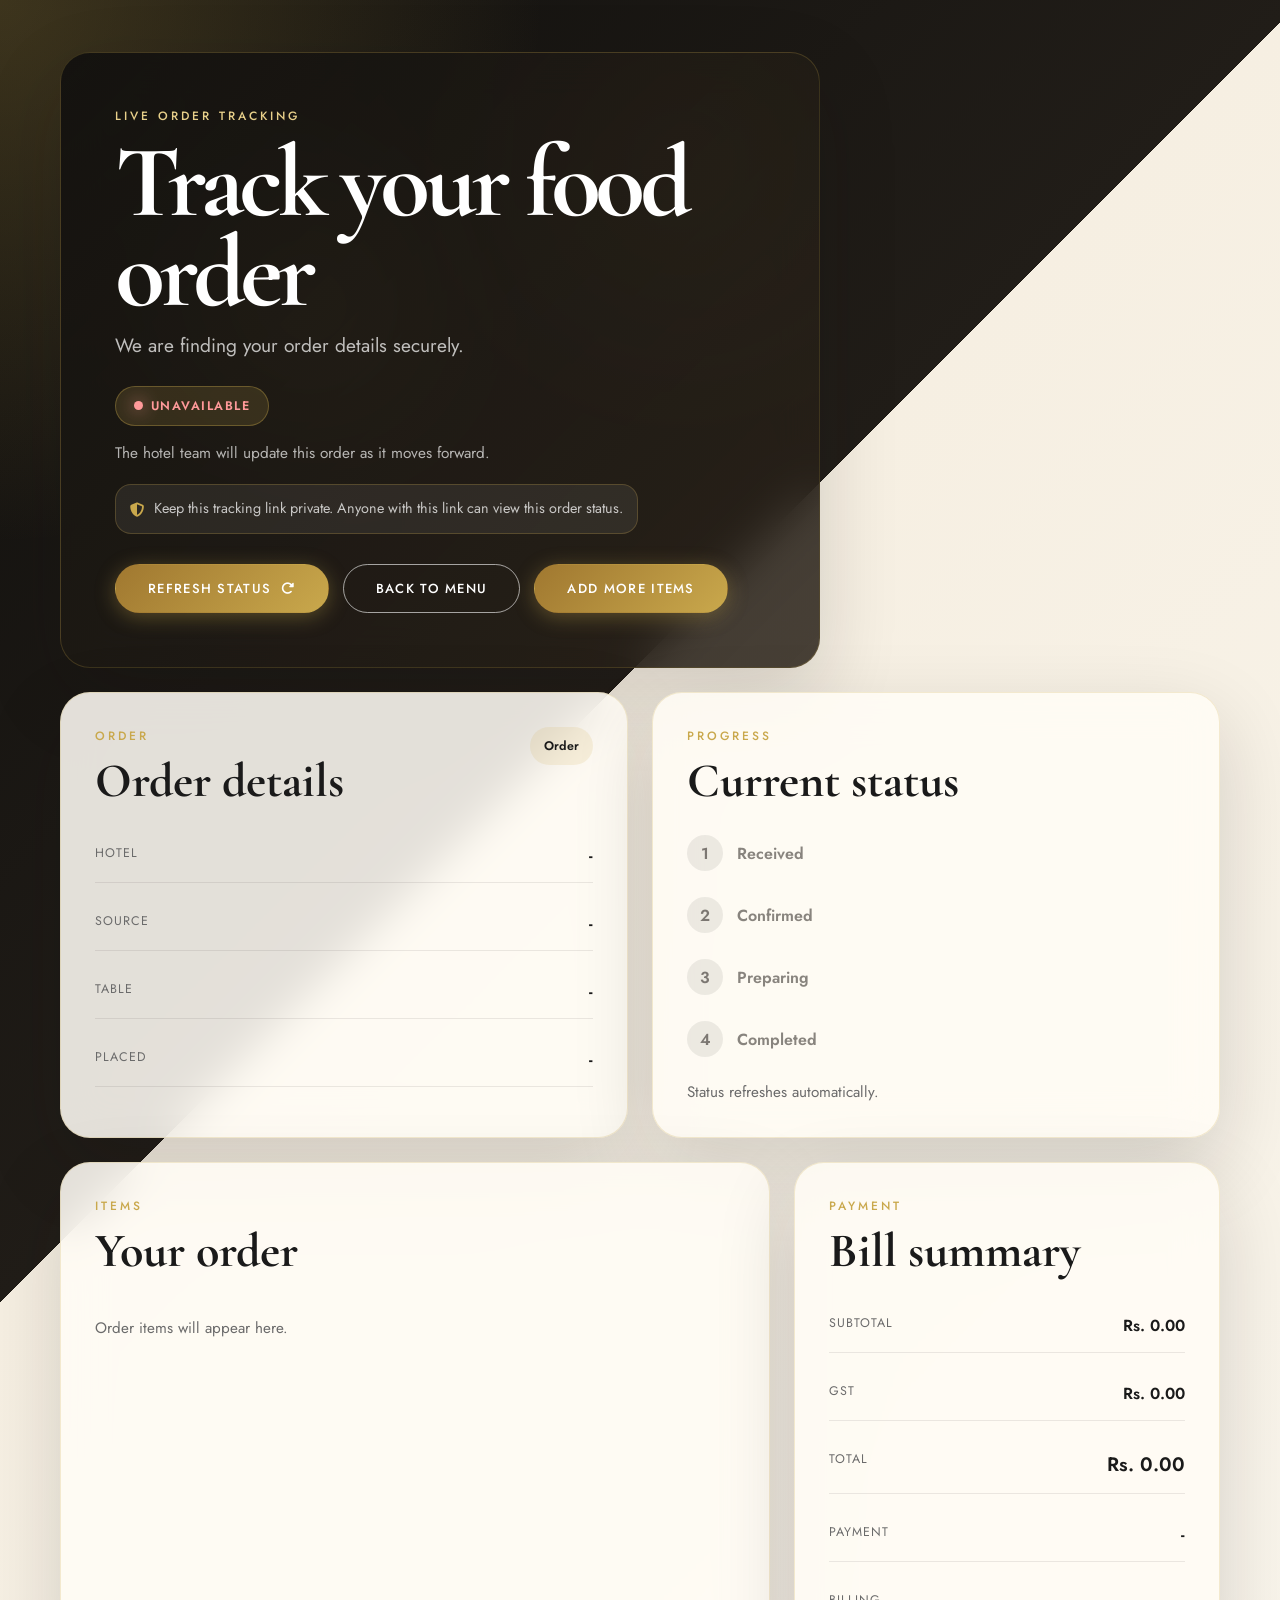
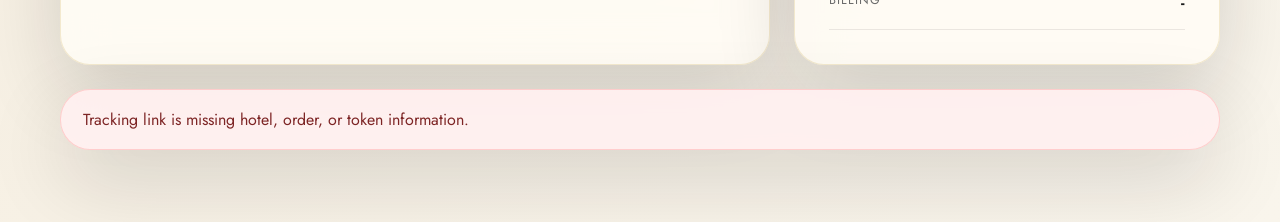
<file: order-tracking.html>
<!DOCTYPE html>
<html lang="en">
<head>
  <meta charset="UTF-8" />
  <meta name="viewport" content="width=device-width, initial-scale=1.0" />
  <meta name="referrer" content="no-referrer" />
  <meta name="app-backend-base-url" content="https://restaurantsmanagement-26-backend.onrender.com" />
  <meta name="app-api-base-url" content="https://restaurantsmanagement-26-backend.onrender.com/api" />
<meta name="app-allow-order-whatsapp-fallback-on-save-failure" content="false" />
<meta name="app-open-whatsapp-after-verified-online-payment" content="true" />
<meta name="app-contact-sheet-url" content="" />

  <title>Track Your Order</title>
  <meta name="description" content="Track your hotel food order status securely." />
  <link rel="preconnect" href="https://fonts.googleapis.com" />
  <link rel="preconnect" href="https://fonts.gstatic.com" crossorigin />
  <link href="https://fonts.googleapis.com/css2?family=Cormorant+Garamond:ital,wght@0,300;0,400;0,500;0,600;0,700;1,300;1,400;1,600&family=Jost:wght@200;300;400;500;600&display=swap" rel="stylesheet" />
  <link rel="stylesheet" href="https://cdn.jsdelivr.net/npm/@fortawesome/fontawesome-free@6.4.0/css/all.min.css" />
  <link rel="stylesheet" href="css/style.css" />
  <link rel="stylesheet" href="css/order-tracking.css" />
</head>
<body class="tracking-page app-booting">
  <div id="loader" class="loader" role="status" aria-label="Loading order tracking">
    <div class="loader-inner">
      <div class="loader-logo">
        <span class="loader-a">O</span><span class="loader-urum">rder</span>
      </div>
      <div class="loader-bar-wrap"><div class="loader-bar" id="loaderBar"></div></div>
      <p class="loader-tagline">Loading your order status...</p>
    </div>
  </div>

  <div id="pageShell">
    <main class="tracking-shell" aria-labelledby="trackingTitle">
      <section class="tracking-hero">
        <div class="tracking-hero__glow" aria-hidden="true"></div>
        <div class="tracking-card tracking-card--hero">
          <p class="section-eyebrow light">Live Order Tracking</p>
          <h1 id="trackingTitle" class="tracking-title">Track your food order</h1>
          <p class="tracking-subtitle" id="trackingSubtitle">
            We are finding your order details securely.
          </p>

          <div id="trackingStatusBadge" class="tracking-status-badge" data-status="loading">
            Loading
          </div>
          <p id="trackingStatusDescription" class="tracking-status-detail">
            The hotel team will update this order as it moves forward.
          </p>

          <p class="tracking-privacy-note">
            Keep this tracking link private. Anyone with this link can view this order status.
          </p>

          <div class="tracking-actions">
            <button type="button" id="refreshTrackingBtn" class="btn btn-primary">
              <span>Refresh Status</span>
              <i class="fas fa-rotate-right" aria-hidden="true"></i>
            </button>
            <a id="backToMenuLink" class="btn btn-outline" href="menu.html">
              <span>Back to Menu</span>
            </a>
            <a id="addMoreItemsLink" class="btn btn-primary" href="menu.html" hidden>
              <span>Add More Items</span>
            </a>
          </div>
        </div>
      </section>

      <section class="tracking-grid" aria-label="Order tracking details">
        <article class="tracking-card tracking-panel">
          <div class="tracking-panel__head">
            <div>
              <p class="section-eyebrow">Order</p>
              <h2>Order details</h2>
            </div>
            <span id="trackingOrderId" class="tracking-pill">Order</span>
          </div>

          <dl class="tracking-facts">
            <div>
              <dt>Hotel</dt>
              <dd id="trackingHotelName">-</dd>
            </div>
            <div>
              <dt>Source</dt>
              <dd id="trackingOrderSource">-</dd>
            </div>
            <div>
              <dt>Table</dt>
              <dd id="trackingTableNumber">-</dd>
            </div>
            <div>
              <dt>Placed</dt>
              <dd id="trackingCreatedAt">-</dd>
            </div>
          </dl>
        </article>

        <article class="tracking-card tracking-panel">
          <div class="tracking-panel__head">
            <div>
              <p class="section-eyebrow">Progress</p>
              <h2>Current status</h2>
            </div>
          </div>
          <ol class="tracking-timeline" id="trackingTimeline" aria-label="Order progress">
            <li data-step="new">Received</li>
            <li data-step="confirmed">Confirmed</li>
            <li data-step="preparing">Preparing</li>
            <li data-step="completed">Completed</li>
          </ol>
          <p id="trackingUpdatedHint" class="tracking-hint">Status refreshes automatically.</p>
        </article>
      </section>

      <section class="tracking-grid tracking-grid--wide" aria-label="Order items and payment">
        <article class="tracking-card tracking-panel">
          <div class="tracking-panel__head">
            <div>
              <p class="section-eyebrow">Items</p>
              <h2>Your order</h2>
            </div>
          </div>
          <div id="trackingItems" class="tracking-items">
            <p class="tracking-empty">Order items will appear here.</p>
          </div>
          <section id="trackingAddons" class="tracking-addons" hidden aria-label="Additional table orders">
            <div class="tracking-addons__head">
              <p class="section-eyebrow">Add-ons</p>
              <h3>More items added later</h3>
            </div>
            <div id="trackingAddonsList" class="tracking-addons__list"></div>
          </section>
        </article>

        <article class="tracking-card tracking-panel">
          <div class="tracking-panel__head">
            <div>
              <p class="section-eyebrow">Payment</p>
              <h2>Bill summary</h2>
            </div>
            <a id="trackingViewBillLink" class="btn btn-outline tracking-bill-link" href="#trackingBillView" hidden>
              View Bill
            </a>
          </div>
          <dl class="tracking-totals">
            <div>
              <dt>Subtotal</dt>
              <dd id="trackingSubtotal">Rs. 0.00</dd>
            </div>
            <div>
              <dt>GST</dt>
              <dd id="trackingGst">Rs. 0.00</dd>
            </div>
            <div class="tracking-total-main">
              <dt>Total</dt>
              <dd id="trackingTotal">Rs. 0.00</dd>
            </div>
            <div id="trackingCombinedTotalRow" class="tracking-combined-total" hidden>
              <dt>Table Total</dt>
              <dd id="trackingCombinedTotal">Rs. 0.00</dd>
            </div>
            <div>
              <dt>Payment</dt>
              <dd id="trackingPaymentStatus">-</dd>
            </div>
            <div id="trackingCombinedPaymentRow" class="tracking-combined-state" hidden>
              <dt>Table Payment</dt>
              <dd id="trackingCombinedPaymentStatus">-</dd>
            </div>
            <div>
              <dt>Billing</dt>
              <dd id="trackingBillingStatus">-</dd>
            </div>
            <div id="trackingCombinedBillingRow" class="tracking-combined-state" hidden>
              <dt>Table Billing</dt>
              <dd id="trackingCombinedBillingStatus">-</dd>
            </div>
          </dl>
        </article>
      </section>

      <section id="trackingBillView" class="tracking-card tracking-panel tracking-bill-view" hidden aria-label="Customer bill view">
        <div class="tracking-panel__head">
          <div>
            <p class="section-eyebrow">Bill</p>
            <h2>Your bill</h2>
            <p id="trackingBillIntro" class="tracking-bill-view__intro">
              Bill details will appear here when the hotel marks this order billed or paid.
            </p>
          </div>
          <span id="trackingBillNumberPill" class="tracking-pill" hidden>Bill</span>
        </div>

        <div class="tracking-bill-view__meta">
          <div>
            <span>Order</span>
            <strong id="trackingBillOrderId">-</strong>
          </div>
          <div>
            <span>Source</span>
            <strong id="trackingBillSource">-</strong>
          </div>
          <div>
            <span>Placed</span>
            <strong id="trackingBillCreatedAt">-</strong>
          </div>
          <div>
            <span>Payment</span>
            <strong id="trackingBillPaymentStatus">-</strong>
          </div>
          <div>
            <span>Billing</span>
            <strong id="trackingBillBillingStatus">-</strong>
          </div>
        </div>

        <div class="tracking-bill-view__body">
          <section class="tracking-bill-block" aria-label="Bill items">
            <div class="tracking-bill-block__head">
              <h3>Main order</h3>
            </div>
            <div id="trackingBillItems" class="tracking-bill-items"></div>
          </section>

          <section id="trackingBillAddons" class="tracking-bill-block" hidden aria-label="Bill add-ons">
            <div class="tracking-bill-block__head">
              <h3>Additional table orders</h3>
            </div>
            <div id="trackingBillAddonsList" class="tracking-bill-addons"></div>
          </section>

          <section class="tracking-bill-block tracking-bill-block--summary" aria-label="Bill totals">
            <div class="tracking-bill-block__head">
              <h3>Total summary</h3>
            </div>
            <dl class="tracking-totals tracking-bill-totals">
              <div id="trackingBillNumberRow" hidden>
                <dt>Bill Number</dt>
                <dd id="trackingBillNumberValue">-</dd>
              </div>
              <div>
                <dt>Subtotal</dt>
                <dd id="trackingBillSubtotal">Rs. 0.00</dd>
              </div>
              <div>
                <dt>GST</dt>
                <dd id="trackingBillGst">Rs. 0.00</dd>
              </div>
              <div class="tracking-total-main">
                <dt>Total</dt>
                <dd id="trackingBillTotal">Rs. 0.00</dd>
              </div>
              <div id="trackingBillCombinedTotalRow" class="tracking-combined-total" hidden>
                <dt>Table Total</dt>
                <dd id="trackingBillCombinedTotal">Rs. 0.00</dd>
              </div>
              <div>
                <dt>Payment</dt>
                <dd id="trackingBillPaymentLabel">-</dd>
              </div>
              <div id="trackingBillCombinedPaymentRow" class="tracking-combined-state" hidden>
                <dt>Table Payment</dt>
                <dd id="trackingBillCombinedPayment">-</dd>
              </div>
              <div>
                <dt>Billing</dt>
                <dd id="trackingBillBillingLabel">-</dd>
              </div>
              <div id="trackingBillCombinedBillingRow" class="tracking-combined-state" hidden>
                <dt>Table Billing</dt>
                <dd id="trackingBillCombinedBilling">-</dd>
              </div>
            </dl>
          </section>
        </div>
      </section>

      <section id="trackingTableActions" class="tracking-card tracking-table-actions" hidden aria-label="Table assistance">
        <div>
          <p class="section-eyebrow">Table Support</p>
          <h2 id="trackingTableActionsTitle">Need anything at your table?</h2>
          <p id="trackingTableActionsDescription">
            These actions use the same hotel WhatsApp flow, so staff can receive your table and order details quickly.
          </p>
        </div>
        <div class="tracking-table-actions__buttons">
          <a id="requestBillLink" class="btn btn-primary" href="#" target="_blank" rel="noopener noreferrer" data-tracking-support-action="bill">
            <span>Request Bill</span>
          </a>
          <a id="callStaffLink" class="btn btn-outline" href="#" target="_blank" rel="noopener noreferrer" data-tracking-support-action="help">
            <span>Call Staff</span>
          </a>
          <p id="trackingTableActionStatus" class="tracking-table-actions__status" hidden aria-live="polite"></p>
        </div>
      </section>

      <section id="trackingSmartWaiter" class="tracking-card tracking-smart-waiter" hidden aria-label="Smart Waiter tracking help">
        <div class="tracking-smart-waiter__head">
          <div>
            <p class="section-eyebrow">Smart Waiter</p>
            <h2>Tracking help</h2>
            <p id="trackingSmartWaiterIntro" class="tracking-smart-waiter__intro">
              Ask safe read-only questions about this tracked order.
            </p>
          </div>
          <span id="trackingSmartWaiterPill" class="tracking-pill">Read only</span>
        </div>

        <div id="trackingSmartWaiterPrompts" class="tracking-smart-waiter__prompts" role="group" aria-label="Smart Waiter tracking questions">
          <button type="button" class="tracking-smart-waiter__chip" data-tracking-assistant-prompt="What is my order status?">
            What is my order status?
          </button>
          <button type="button" class="tracking-smart-waiter__chip" data-tracking-assistant-prompt="Can I add more items?">
            Can I add more items?
          </button>
          <button type="button" class="tracking-smart-waiter__chip" data-tracking-assistant-prompt="Is my bill ready?">
            Is my bill ready?
          </button>
          <button type="button" class="tracking-smart-waiter__chip" data-tracking-assistant-prompt="How do I request the bill?">
            How do I request the bill?
          </button>
          <button type="button" class="tracking-smart-waiter__chip" data-tracking-assistant-prompt="How do I call staff?">
            How do I call staff?
          </button>
        </div>
        <p id="trackingSmartWaiterPromptHint" class="tracking-smart-waiter__prompt-hint" hidden></p>

        <p id="trackingSmartWaiterStatus" class="tracking-smart-waiter__status" aria-live="polite">
          Smart Waiter is ready for safe tracking questions.
        </p>

        <div id="trackingSmartWaiterReply" class="tracking-smart-waiter__reply" hidden>
          <p id="trackingSmartWaiterAnswer" class="tracking-smart-waiter__answer"></p>
          <p id="trackingSmartWaiterDisclaimer" class="tracking-smart-waiter__disclaimer"></p>
        </div>

        <div id="trackingSmartWaiterFollowUps" class="tracking-smart-waiter__followups" hidden aria-label="Smart Waiter follow-up questions"></div>
        <div id="trackingSmartWaiterHelpers" class="tracking-smart-waiter__helpers" hidden aria-label="Smart Waiter control suggestions"></div>
        <section id="trackingSmartWaiterPreview" class="tracking-smart-waiter__preview" hidden aria-label="Future Smart Waiter confirmation preview">
          <p class="tracking-smart-waiter__preview-kicker">Future confirmed request preview</p>
          <h3 id="trackingSmartWaiterPreviewTitle" class="tracking-smart-waiter__preview-title"></h3>
          <p id="trackingSmartWaiterPreviewMessage" class="tracking-smart-waiter__preview-message"></p>
          <div class="tracking-smart-waiter__preview-actions" aria-hidden="true">
            <button
              type="button"
              id="trackingSmartWaiterPreviewConfirm"
              class="tracking-smart-waiter__preview-btn tracking-smart-waiter__preview-btn--primary"
              disabled
            ></button>
            <button
              type="button"
              id="trackingSmartWaiterPreviewCancel"
              class="tracking-smart-waiter__preview-btn tracking-smart-waiter__preview-btn--secondary"
              disabled
            ></button>
          </div>
          <p class="tracking-smart-waiter__preview-note">
            Preview only. Smart Waiter still does not send bill or staff-help requests from here.
          </p>
        </section>
      </section>

      <section id="trackingMessage" class="tracking-card tracking-message" hidden aria-live="polite"></section>
    </main>
  </div>

  <script src="js/app-config.js"></script>
  <script src="js/assistant-action-bridge.js"></script>
  <script src="js/order-tracking.js"></script>
</body>
</html>
</file>
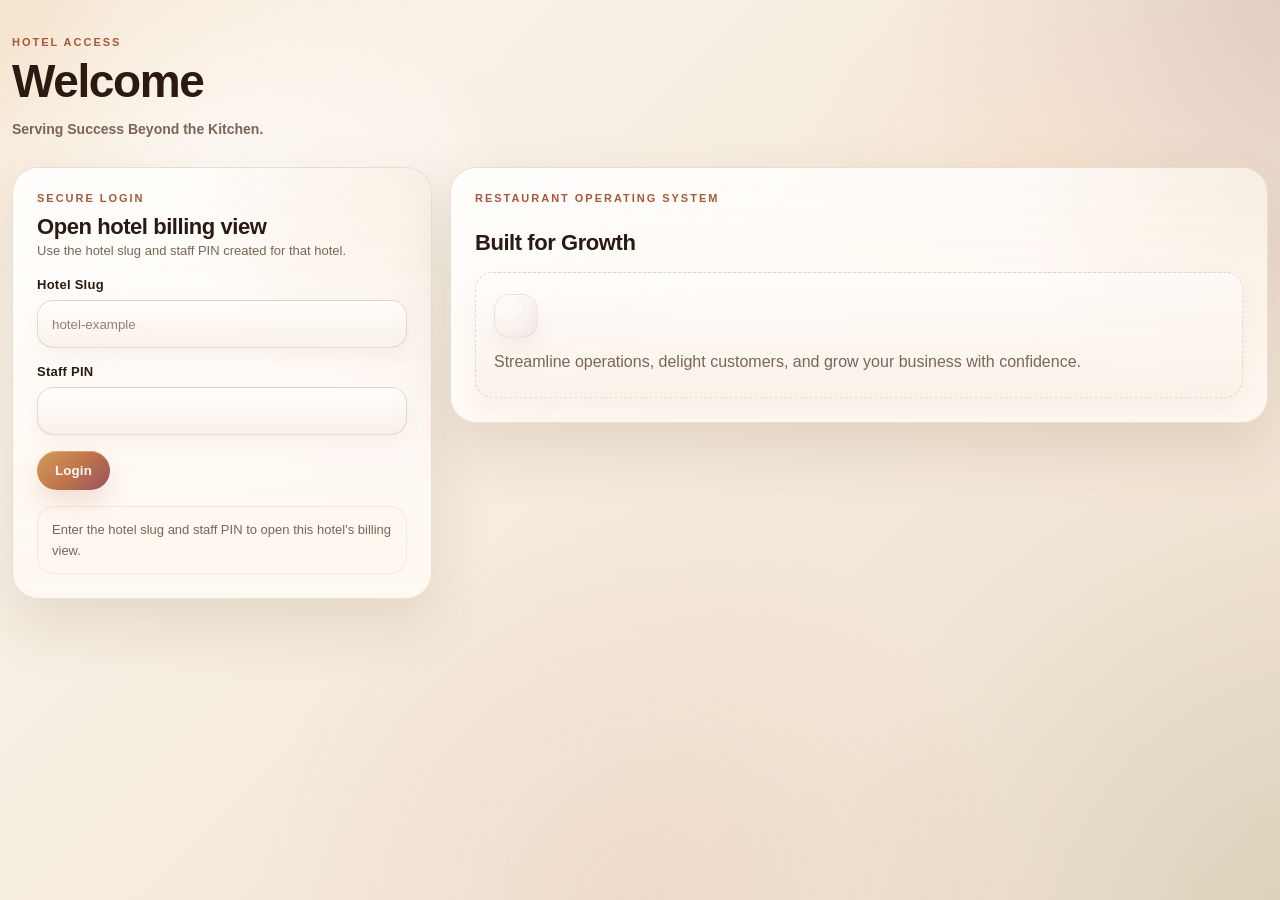
<file: staff-orders.html>
<!DOCTYPE html>
<html lang="en">
<head>
  <meta charset="UTF-8" />
  <meta name="viewport" content="width=device-width, initial-scale=1.0" />
  <meta name="app-backend-base-url" content="https://restaurantsmanagement-26-backend.onrender.com" />
  <meta name="app-api-base-url" content="https://restaurantsmanagement-26-backend.onrender.com/api" />
<meta name="app-allow-order-whatsapp-fallback-on-save-failure" content="false" />
<meta name="app-open-whatsapp-after-verified-online-payment" content="true" />
<meta name="app-contact-sheet-url" content="" />
  <title>Staff Orders</title>
<style>
:root {
--staff-bg: #f7efe4;
--staff-bg-deep: #eadbc7;
--staff-panel: rgba(255, 250, 244, 0.78);
--staff-panel-soft: rgba(246, 236, 224, 0.92);
--staff-panel-strong: #fff8f1;
--staff-border: rgba(122, 80, 46, 0.16);
--staff-border-strong: rgba(133, 86, 49, 0.24);
--staff-gold: #c9984f;
--staff-gold-deep: #9f6e31;
--staff-terracotta: #c97452;
--staff-terracotta-deep: #a9563a;
--staff-sage: #7d8f63;
--staff-olive: #667648;
--staff-maroon: #8b4358;
--staff-plum: #6f4a63;
--staff-peach: #f4d0b6;
--staff-rose-beige: #e7c7b7;
--staff-brown: #6a4a36;
--staff-text: #3f2b20;
--staff-text-strong: #2a1a12;
--staff-muted: #7b6556;
--staff-muted-soft: #947f71;
--staff-danger: #b55b58;
--staff-danger-soft: #f6dfdb;
--staff-success: #5f8052;
--staff-success-soft: #e4efe0;
--staff-warning: #a97324;
--staff-warning-soft: #f7ead0;
--staff-shadow-soft: 0 18px 40px rgba(115, 77, 46, 0.10);
--staff-shadow-mid: 0 26px 60px rgba(115, 77, 46, 0.14);
--staff-shadow-strong: 0 34px 90px rgba(98, 63, 36, 0.18);
--staff-glow: 0 0 0 4px rgba(201, 152, 79, 0.14);
}

* {
  box-sizing: border-box;
  }

html {
color-scheme: light;
}

body {
margin: 0;
min-height: 100vh;
font-family: Arial, sans-serif;
color: var(--staff-text);
background:
radial-gradient(circle at 0% 0%, rgba(233, 193, 141, 0.34), transparent 28rem),
radial-gradient(circle at 100% 0%, rgba(139, 67, 88, 0.16), transparent 24rem),
radial-gradient(circle at 100% 100%, rgba(125, 143, 99, 0.16), transparent 28rem),
linear-gradient(135deg, #fcf7f0 0%, #f5ebde 48%, #efe0cd 100%);
background-attachment: fixed;
}

body::before,
body::after {
content: "";
position: fixed;
inset: 0;
pointer-events: none;
z-index: 0;
}

body::before {
background:
radial-gradient(circle at 18% 24%, rgba(255, 255, 255, 0.78), transparent 18rem),
radial-gradient(circle at 82% 20%, rgba(255, 223, 193, 0.36), transparent 16rem),
radial-gradient(circle at 50% 100%, rgba(201, 116, 82, 0.10), transparent 24rem);
}

body::after {
background:
linear-gradient(90deg, rgba(255, 255, 255, 0.14) 1px, transparent 1px),
linear-gradient(180deg, rgba(255, 255, 255, 0.10) 1px, transparent 1px);
background-size: 56px 56px;
opacity: 0.24;
mask-image: linear-gradient(to bottom, rgba(0, 0, 0, 0.7), transparent 82%);
}

.staff-wrap {
position: relative;
z-index: 1;
width: min(1520px, calc(100% - 24px));
margin: 0 auto;
padding: 36px 0 42px;
}

.staff-header {
display: flex;
justify-content: space-between;
gap: 16px;
align-items: flex-start;
margin-bottom: 26px;
}

.staff-kicker {
margin: 0 0 10px;
color: var(--staff-terracotta-deep);
font-size: 11px;
font-weight: 800;
letter-spacing: 0.18em;
text-transform: uppercase;
}

.staff-title {
margin: 0;
color: var(--staff-text-strong);
font-size: clamp(30px, 4vw, 46px);
line-height: 1.02;
letter-spacing: -0.03em;
text-shadow: 0 1px 0 rgba(255, 255, 255, 0.4);
}

.staff-sub {
margin: 12px 0 0;
max-width: 720px;
color: var(--staff-muted);
line-height: 1.72;
font-size: 14px;
}

.staff-card {
position: relative;
display: grid;
gap: 16px;
padding: 24px;
border: 1px solid var(--staff-border);
border-radius: 26px;
background:
linear-gradient(180deg, rgba(255, 255, 255, 0.56), rgba(255, 248, 241, 0.82)),
rgba(255, 250, 244, 0.78);
backdrop-filter: blur(18px);
-webkit-backdrop-filter: blur(18px);
box-shadow: var(--staff-shadow-mid);
overflow: hidden;
}

.staff-card::before {
content: "";
position: absolute;
inset: 0;
pointer-events: none;
background:
linear-gradient(135deg, rgba(255, 255, 255, 0.50), transparent 36%),
radial-gradient(circle at top right, rgba(201, 152, 79, 0.12), transparent 16rem);
}

.staff-card > * {
position: relative;
z-index: 1;
}

.staff-grid {
display: grid;
grid-template-columns: minmax(0, 420px) minmax(0, 1fr);
gap: 18px;
align-items: start;
}

.staff-form {
display: grid;
gap: 16px;
}

.staff-field {
display: grid;
gap: 8px;
}

.staff-label {
color: var(--staff-text-strong);
font-size: 13px;
font-weight: 800;
letter-spacing: 0.02em;
}

.staff-input,
.staff-select,
.staff-textarea {
width: 100%;
min-height: 48px;
border: 1px solid rgba(131, 91, 55, 0.20);
border-radius: 16px;
padding: 12px 14px;
color: var(--staff-text-strong);
background:
linear-gradient(180deg, rgba(255, 255, 255, 0.86), rgba(248, 240, 231, 0.94));
box-shadow:
inset 0 1px 0 rgba(255, 255, 255, 0.85),
0 8px 18px rgba(122, 80, 46, 0.06);
transition:
border-color 180ms ease,
box-shadow 180ms ease,
transform 180ms ease,
background 180ms ease;
}

.staff-input::placeholder,
.staff-select::placeholder,
.staff-textarea::placeholder {
color: var(--staff-muted-soft);
}

.staff-input:hover,
.staff-select:hover,
.staff-textarea:hover {
border-color: rgba(159, 110, 49, 0.34);
background:
linear-gradient(180deg, rgba(255, 255, 255, 0.92), rgba(250, 244, 237, 0.98));
}

.staff-input:focus,
.staff-select:focus,
.staff-textarea:focus {
outline: none;
border-color: var(--staff-gold);
box-shadow:
inset 0 1px 0 rgba(255, 255, 255, 0.92),
0 12px 26px rgba(201, 152, 79, 0.12),
var(--staff-glow);
transform: translateY(-1px);
}

.staff-select {
appearance: none;
-webkit-appearance: none;
background-image:
linear-gradient(180deg, rgba(255, 255, 255, 0.86), rgba(248, 240, 231, 0.94)),
url("data:image/svg+xml,%3Csvg xmlns='[http://www.w3.org/2000/svg](http://www.w3.org/2000/svg)' width='20' height='20' viewBox='0 0 20 20' fill='none'%3E%3Cpath d='M5 7.5L10 12.5L15 7.5' stroke='%23835537' stroke-width='1.8' stroke-linecap='round' stroke-linejoin='round'/%3E%3C/svg%3E");
background-repeat: no-repeat, no-repeat;
background-position: 0 0, calc(100% - 14px) 50%;
background-size: auto, 18px;
padding-right: 42px;
}

.staff-textarea {
min-height: 96px;
resize: vertical;
font: inherit;
line-height: 1.5;
}

.staff-hint,
.staff-status {
margin: 0;
color: var(--staff-muted);
font-size: 13px;
line-height: 1.62;
}

.staff-status {
padding: 12px 14px;
border-radius: 16px;
background: rgba(255, 248, 241, 0.72);
border: 1px solid rgba(133, 86, 49, 0.10);
}

.staff-status.is-error {
color: var(--staff-danger);
background: var(--staff-danger-soft);
border-color: rgba(181, 91, 88, 0.22);
}

.staff-actions {
display: flex;
flex-wrap: wrap;
gap: 10px;
align-items: center;
}

.staff-orders-search {
flex: 1 1 260px;
min-width: min(100%, 260px);
}

.staff-btn {
position: relative;
border: 0;
border-radius: 999px;
padding: 12px 18px;
color: #fffaf4;
background:
linear-gradient(135deg, #d59a59 0%, #bf744c 52%, #96505f 100%);
font-weight: 800;
letter-spacing: 0.01em;
cursor: pointer;
box-shadow:
0 12px 24px rgba(171, 96, 67, 0.18),
inset 0 1px 0 rgba(255, 255, 255, 0.28);
transition:
transform 160ms ease,
box-shadow 160ms ease,
filter 160ms ease,
opacity 160ms ease;
}

.staff-btn:hover {
transform: translateY(-2px);
box-shadow:
0 18px 30px rgba(171, 96, 67, 0.24),
inset 0 1px 0 rgba(255, 255, 255, 0.30);
filter: saturate(1.04);
}

.staff-btn:active {
transform: translateY(0);
box-shadow:
0 8px 16px rgba(171, 96, 67, 0.16),
inset 0 1px 0 rgba(255, 255, 255, 0.22);
}

.staff-btn:focus-visible {
outline: none;
box-shadow:
0 12px 24px rgba(171, 96, 67, 0.20),
inset 0 1px 0 rgba(255, 255, 255, 0.30),
0 0 0 4px rgba(201, 152, 79, 0.18);
}

.staff-btn.secondary {
color: var(--staff-text-strong);
background:
linear-gradient(180deg, rgba(255, 255, 255, 0.88), rgba(245, 235, 223, 0.96));
border: 1px solid rgba(133, 86, 49, 0.18);
box-shadow:
0 10px 22px rgba(115, 77, 46, 0.08),
inset 0 1px 0 rgba(255, 255, 255, 0.85);
}

.staff-btn.secondary:hover {
box-shadow:
0 14px 26px rgba(115, 77, 46, 0.12),
inset 0 1px 0 rgba(255, 255, 255, 0.92);
}

.staff-btn.secondary.is-active,
.staff-btn.secondary[aria-pressed="true"] {
color: #fffaf4;
border-color: transparent;
background:
linear-gradient(135deg, #ce9254 0%, #bf744c 58%, #8a4a58 100%);
box-shadow:
0 16px 28px rgba(171, 96, 67, 0.18),
inset 0 1px 0 rgba(255, 255, 255, 0.24);
}

.staff-btn[disabled] {
cursor: not-allowed;
opacity: 0.55;
transform: none;
box-shadow:
0 6px 14px rgba(115, 77, 46, 0.06),
inset 0 1px 0 rgba(255, 255, 255, 0.30);
}

.staff-panel-title {
margin: 0;
color: var(--staff-text-strong);
font-size: 22px;
letter-spacing: -0.02em;
}

.staff-dashboard-layout {
display: grid;
grid-template-columns: 290px minmax(0, 1fr);
gap: 22px;
align-items: start;
}

.staff-dashboard-sidebar {
position: sticky;
top: 24px;
display: grid;
gap: 18px;
padding: 20px;
border: 1px solid rgba(133, 86, 49, 0.14);
border-radius: 28px;
background:
linear-gradient(180deg, rgba(255, 252, 247, 0.78), rgba(244, 233, 219, 0.88)),
rgba(255, 248, 241, 0.82);
box-shadow:
inset 0 1px 0 rgba(255, 255, 255, 0.88),
0 22px 46px rgba(115, 77, 46, 0.12);
backdrop-filter: blur(16px);
-webkit-backdrop-filter: blur(16px);
}

.staff-sidebar-brand,
.staff-sidebar-note {
display: grid;
gap: 10px;
padding: 18px;
border: 1px solid rgba(133, 86, 49, 0.12);
border-radius: 22px;
background:
linear-gradient(180deg, rgba(255, 255, 255, 0.68), rgba(247, 238, 228, 0.84));
box-shadow:
inset 0 1px 0 rgba(255, 255, 255, 0.82),
0 14px 28px rgba(115, 77, 46, 0.08);
}

.staff-sidebar-title {
margin: 0;
color: var(--staff-text-strong);
font-size: 24px;
letter-spacing: -0.03em;
}

.staff-sidebar-copy {
margin: 0;
color: var(--staff-muted);
font-size: 13px;
line-height: 1.68;
}

.staff-sidebar-header {
display: flex;
justify-content: space-between;
gap: 12px;
align-items: center;
}

.staff-sidebar-heading {
display: grid;
gap: 6px;
}

.staff-sidebar-heading .staff-kicker {
margin: 0;
}

.staff-sidebar-section-count {
display: inline-flex;
align-items: center;
justify-content: center;
min-width: 38px;
height: 38px;
padding: 0 12px;
border-radius: 999px;
border: 1px solid rgba(133, 86, 49, 0.12);
color: var(--staff-text-strong);
background:
linear-gradient(180deg, rgba(255, 251, 246, 0.92), rgba(246, 236, 224, 0.96));
font-size: 13px;
font-weight: 900;
box-shadow:
inset 0 1px 0 rgba(255, 255, 255, 0.84),
0 12px 22px rgba(115, 77, 46, 0.06);
}

.staff-dashboard-main {
display: grid;
gap: 18px;
min-width: 0;
}

.staff-view-tabs {
display: flex;
flex-wrap: wrap;
gap: 10px;
padding: 10px;
border: 1px solid rgba(133, 86, 49, 0.12);
border-radius: 24px;
background:
linear-gradient(180deg, rgba(255, 255, 255, 0.58), rgba(248, 239, 229, 0.76));
backdrop-filter: blur(12px);
-webkit-backdrop-filter: blur(12px);
box-shadow:
inset 0 1px 0 rgba(255, 255, 255, 0.7),
0 14px 30px rgba(115, 77, 46, 0.08);
}

.staff-view-tab {
display: inline-flex;
gap: 8px;
align-items: center;
border: 0;
border-radius: 999px;
padding: 11px 16px;
color: var(--staff-muted);
background: transparent;
font-weight: 800;
cursor: pointer;
transition:
background 160ms ease,
color 160ms ease,
transform 160ms ease,
box-shadow 160ms ease;
}

.staff-view-tab:hover {
color: var(--staff-text-strong);
background: rgba(201, 152, 79, 0.10);
box-shadow: inset 0 0 0 1px rgba(201, 152, 79, 0.12);
}

.staff-view-tab.is-active {
color: #fff9f4;
background:
linear-gradient(135deg, #ca8d55 0%, #b96f4b 55%, #84485a 100%);
transform: translateY(-1px);
box-shadow:
0 10px 24px rgba(171, 96, 67, 0.20),
inset 0 1px 0 rgba(255, 255, 255, 0.22);
}

.staff-view-tab.has-fresh-data:not(.is-active) {
color: var(--staff-text-strong);
background:
radial-gradient(circle at top right, rgba(185, 78, 64, 0.24), transparent 1.9rem),
linear-gradient(180deg, rgba(255, 244, 238, 0.96), rgba(246, 223, 219, 0.88));
box-shadow:
inset 0 0 0 1px rgba(185, 78, 64, 0.20),
0 10px 24px rgba(185, 78, 64, 0.12);
animation: staffFreshPulse 1.5s ease-in-out 0s 3;
}

.staff-view-tab.has-fresh-data:not(.is-active)::after {
content: "New";
display: inline-flex;
align-items: center;
justify-content: center;
min-width: 34px;
height: 22px;
padding: 0 8px;
border-radius: 999px;
color: #fff9f4;
background: var(--staff-danger);
font-size: 10px;
font-weight: 900;
letter-spacing: 0.08em;
text-transform: uppercase;
}

@keyframes staffFreshPulse {
0%,
100% {
transform: translateY(0);
}

50% {
transform: translateY(-2px);
}
}

.staff-view-tab-count {
display: inline-flex;
min-width: 24px;
height: 24px;
align-items: center;
justify-content: center;
border-radius: 999px;
color: var(--staff-text-strong);
background: rgba(244, 231, 216, 0.96);
border: 1px solid rgba(133, 86, 49, 0.10);
font-size: 12px;
font-weight: 900;
box-shadow: inset 0 1px 0 rgba(255, 255, 255, 0.8);
}

.staff-view-tab.is-active .staff-view-tab-count {
color: var(--staff-text-strong);
background: rgba(255, 245, 233, 0.86);
border-color: rgba(255, 255, 255, 0.18);
}

.staff-dashboard-sidebar .staff-view-tabs {
display: grid;
gap: 8px;
padding: 8px;
border-radius: 22px;
}

.staff-dashboard-sidebar .staff-view-tab {
position: relative;
width: 100%;
justify-content: space-between;
text-align: left;
padding: 12px 14px;
overflow: hidden;
}

.staff-dashboard-sidebar .staff-view-tab::before {
content: "";
position: absolute;
inset: 10px auto 10px 0;
width: 4px;
border-radius: 999px;
background:
linear-gradient(180deg, rgba(201, 152, 79, 0.84), rgba(191, 116, 76, 0.78), rgba(132, 72, 90, 0.74));
opacity: 0;
transform: scaleY(0.45);
transform-origin: center;
transition:
opacity 160ms ease,
transform 160ms ease;
}

.staff-dashboard-sidebar .staff-view-tab.is-active::before,
.staff-dashboard-sidebar .staff-view-tab.has-fresh-data::before {
opacity: 1;
transform: scaleY(1);
}

.staff-dashboard-sidebar .staff-view-tab-count {
margin-left: auto;
}

.staff-sidebar-toggle-btn {
display: none;
}

.staff-view-panel {
display: grid;
gap: 16px;
}

.staff-view-panel[hidden] {
display: none;
}

.staff-dashboard-shell {
position: relative;
overflow: visible;
gap: 22px;
padding: 0;
border-radius: 0;
border: 0;
background: transparent;
backdrop-filter: none;
-webkit-backdrop-filter: none;
box-shadow: none;
}

.staff-dashboard-shell::before {
content: none;
}

.staff-dashboard-shell::after {
content: none;
}

.staff-dashboard-shell > * {
position: relative;
z-index: 1;
}

.staff-workspace-topbar {
display: flex;
justify-content: space-between;
gap: 18px;
align-items: center;
padding: 18px 20px;
border: 1px solid rgba(133, 86, 49, 0.10);
border-radius: 24px;
background:
linear-gradient(180deg, rgba(255, 251, 246, 0.84), rgba(246, 237, 227, 0.90));
box-shadow:
inset 0 1px 0 rgba(255, 255, 255, 0.82),
0 16px 34px rgba(115, 77, 46, 0.08);
}

.staff-workspace-context {
display: grid;
gap: 8px;
min-width: 0;
}

.staff-workspace-title-row {
display: flex;
flex-wrap: wrap;
gap: 10px;
align-items: center;
}

.staff-workspace-title {
margin: 0;
color: var(--staff-text-strong);
font-size: clamp(20px, 2.6vw, 28px);
line-height: 1.1;
letter-spacing: -0.02em;
}

.staff-workspace-copy {
margin: 0;
max-width: 760px;
color: var(--staff-muted);
line-height: 1.62;
font-size: 14px;
}

.staff-workspace-actions {
display: flex;
flex-wrap: wrap;
gap: 10px;
align-items: center;
justify-content: flex-end;
}

.staff-dashboard-hero {
position: relative;
display: flex;
justify-content: space-between;
gap: 18px;
align-items: flex-start;
padding: clamp(20px, 3vw, 28px);
border: 1px solid rgba(133, 86, 49, 0.12);
border-radius: 26px;
background:
linear-gradient(135deg, rgba(255, 250, 244, 0.78), rgba(244, 231, 216, 0.66)),
rgba(255, 248, 241, 0.78);
box-shadow:
inset 0 1px 0 rgba(255, 255, 255, 0.85),
0 20px 44px rgba(115, 77, 46, 0.10);
overflow: hidden;
}

.staff-dashboard-hero::before {
content: "";
position: absolute;
inset: 0;
pointer-events: none;
background:
radial-gradient(circle at top right, rgba(201, 152, 79, 0.24), transparent 14rem),
linear-gradient(135deg, rgba(255, 255, 255, 0.30), transparent 32%);
}

.staff-dashboard-hero::after {
content: "";
position: absolute;
top: 0;
left: 22px;
right: 22px;
height: 3px;
border-radius: 999px;
background:
linear-gradient(90deg, rgba(201, 152, 79, 0.94), rgba(191, 116, 76, 0.88), rgba(132, 72, 90, 0.84));
}

.staff-dashboard-hero > * {
position: relative;
z-index: 1;
}

.staff-dashboard-title {
margin: 0;
color: var(--staff-text-strong);
font-size: clamp(26px, 3vw, 38px);
line-height: 1.05;
letter-spacing: -0.03em;
}

.staff-dashboard-copy {
max-width: 720px;
margin-top: 10px;
line-height: 1.68;
}

.staff-dashboard-top-actions {
display: flex;
flex-wrap: wrap;
gap: 10px;
align-items: center;
justify-content: flex-end;
}

.staff-dashboard-pill {
display: inline-flex;
align-items: center;
gap: 7px;
border: 1px solid rgba(133, 86, 49, 0.16);
border-radius: 999px;
padding: 10px 13px;
color: var(--staff-maroon);
background:
linear-gradient(180deg, rgba(255, 247, 238, 0.9), rgba(247, 235, 223, 0.96));
font-size: 12px;
font-weight: 900;
letter-spacing: 0.08em;
text-transform: uppercase;
white-space: nowrap;
box-shadow:
inset 0 1px 0 rgba(255, 255, 255, 0.82),
0 8px 16px rgba(115, 77, 46, 0.06);
}

.staff-dashboard-pill.is-live {
border-color: rgba(95, 128, 82, 0.22);
color: var(--staff-success);
background:
linear-gradient(180deg, rgba(241, 250, 236, 0.92), rgba(228, 239, 224, 0.96));
}

.staff-dashboard-pill.is-warning {
border-color: rgba(181, 91, 88, 0.22);
color: var(--staff-danger);
background:
linear-gradient(180deg, rgba(255, 244, 241, 0.92), rgba(246, 223, 219, 0.96));
}

.staff-dashboard-pill.is-muted {
border-color: rgba(133, 86, 49, 0.14);
color: var(--staff-muted);
background:
linear-gradient(180deg, rgba(255, 250, 246, 0.84), rgba(247, 238, 228, 0.9));
}

.staff-dashboard-pill.is-live::before,
.staff-dashboard-pill.is-warning::before,
.staff-dashboard-pill.is-muted::before {
content: "";
width: 7px;
height: 7px;
border-radius: 999px;
background: currentColor;
box-shadow: 0 0 0 4px color-mix(in srgb, currentColor 14%, transparent);
}

.staff-dashboard-shortcuts {
display: grid;
grid-template-columns: repeat(3, minmax(0, 1fr));
gap: 14px;
}

.staff-dashboard-shortcut {
position: relative;
display: grid;
gap: 12px;
min-height: 172px;
border: 1px solid rgba(133, 86, 49, 0.14);
border-radius: 24px;
padding: 22px;
color: var(--staff-text);
text-align: left;
background:
linear-gradient(160deg, rgba(255, 255, 255, 0.70), rgba(248, 239, 229, 0.84)),
rgba(255, 248, 241, 0.78);
cursor: pointer;
box-shadow:
inset 0 1px 0 rgba(255, 255, 255, 0.84),
0 18px 40px rgba(115, 77, 46, 0.08);
transition:
border-color 160ms ease,
transform 160ms ease,
background 160ms ease,
box-shadow 160ms ease;
overflow: hidden;
}

.staff-dashboard-shortcut::before {
content: "";
position: absolute;
inset: 0;
pointer-events: none;
background:
radial-gradient(circle at top right, rgba(201, 152, 79, 0.18), transparent 11rem),
linear-gradient(135deg, rgba(255, 255, 255, 0.26), transparent 30%);
}

.staff-dashboard-shortcut::after {
content: "";
position: absolute;
top: 0;
left: 18px;
right: 18px;
height: 3px;
border-radius: 999px;
background:
linear-gradient(90deg, rgba(201, 152, 79, 0.90), rgba(191, 116, 76, 0.84), rgba(132, 72, 90, 0.80));
opacity: 0.84;
}

.staff-dashboard-shortcut:nth-child(2)::before {
background:
radial-gradient(circle at top right, rgba(125, 143, 99, 0.18), transparent 11rem),
linear-gradient(135deg, rgba(255, 255, 255, 0.26), transparent 30%);
}

.staff-dashboard-shortcut:nth-child(3)::before {
background:
radial-gradient(circle at top right, rgba(139, 67, 88, 0.14), transparent 11rem),
linear-gradient(135deg, rgba(255, 255, 255, 0.26), transparent 30%);
}

.staff-dashboard-shortcut > * {
position: relative;
z-index: 1;
}

.staff-dashboard-shortcut:hover {
border-color: rgba(159, 110, 49, 0.30);
transform: translateY(-4px);
box-shadow:
inset 0 1px 0 rgba(255, 255, 255, 0.92),
0 24px 48px rgba(115, 77, 46, 0.14);
}

.staff-dashboard-shortcut-label {
color: var(--staff-terracotta-deep);
font-size: 11px;
font-weight: 900;
letter-spacing: 0.16em;
text-transform: uppercase;
}

.staff-dashboard-shortcut-title {
margin: 0;
color: var(--staff-text-strong);
font-size: 21px;
letter-spacing: -0.02em;
line-height: 1.08;
}

.staff-dashboard-shortcut-copy {
margin: 0;
color: var(--staff-muted);
font-size: 13px;
line-height: 1.62;
max-width: 30ch;
}

.staff-dashboard-shortcut-action {
display: inline-flex;
align-items: center;
gap: 8px;
width: fit-content;
padding: 8px 12px;
border-radius: 999px;
border: 1px solid rgba(139, 67, 88, 0.12);
color: var(--staff-plum);
font-size: 13px;
font-weight: 900;
background:
linear-gradient(180deg, rgba(255, 250, 246, 0.86), rgba(247, 237, 230, 0.92));
box-shadow:
inset 0 1px 0 rgba(255, 255, 255, 0.84),
0 10px 18px rgba(115, 77, 46, 0.06);
transition:
transform 160ms ease,
box-shadow 160ms ease;
}

.staff-dashboard-shortcut:hover .staff-dashboard-shortcut-action {
transform: translateX(4px);
box-shadow:
inset 0 1px 0 rgba(255, 255, 255, 0.88),
0 14px 22px rgba(115, 77, 46, 0.08);
}

.staff-section-head {
position: relative;
display: flex;
flex-wrap: wrap;
gap: 12px;
align-items: flex-start;
justify-content: space-between;
padding: 18px;
border: 1px solid rgba(133, 86, 49, 0.12);
border-radius: 22px;
background:
linear-gradient(180deg, rgba(255, 255, 255, 0.62), rgba(247, 238, 228, 0.84));
box-shadow:
inset 0 1px 0 rgba(255, 255, 255, 0.82),
0 14px 30px rgba(115, 77, 46, 0.08);
overflow: hidden;
}

.staff-section-head::before {
content: "";
position: absolute;
inset: 16px auto 16px 0;
width: 4px;
border-radius: 999px;
background:
linear-gradient(180deg, rgba(201, 152, 79, 0.95), rgba(185, 111, 75, 0.92), rgba(132, 72, 90, 0.92));
box-shadow: 0 0 18px rgba(191, 116, 76, 0.18);
}

.staff-section-head > * {
position: relative;
z-index: 1;
}

.staff-section-head h3 {
margin: 0;
color: var(--staff-text-strong);
font-size: 24px;
letter-spacing: -0.02em;
}

.staff-section-copy {
max-width: 700px;
margin: 8px 0 0;
color: var(--staff-muted);
font-size: 13px;
line-height: 1.62;
}

.staff-section-pill {
display: inline-flex;
align-items: center;
border: 1px solid rgba(133, 86, 49, 0.14);
border-radius: 999px;
padding: 8px 11px;
color: var(--staff-maroon);
background:
linear-gradient(180deg, rgba(255, 248, 241, 0.92), rgba(246, 235, 223, 0.96));
font-size: 12px;
font-weight: 900;
letter-spacing: 0.06em;
text-transform: uppercase;
white-space: nowrap;
box-shadow: inset 0 1px 0 rgba(255, 255, 255, 0.82);
}

.staff-section-meta {
display: grid;
gap: 8px;
justify-items: end;
}

.staff-section-toolbar {
display: grid;
grid-template-columns: repeat(auto-fit, minmax(160px, 1fr));
gap: 12px;
align-items: center;
padding: 16px;
border: 1px solid rgba(133, 86, 49, 0.12);
border-radius: 22px;
background:
linear-gradient(180deg, rgba(255, 255, 255, 0.68), rgba(246, 236, 224, 0.82));
box-shadow:
inset 0 1px 0 rgba(255, 255, 255, 0.82),
0 14px 28px rgba(115, 77, 46, 0.07);
}

.staff-section-toolbar .staff-orders-search {
grid-column: span 2;
}

.staff-section-refresh-time {
margin: 0;
color: var(--staff-muted);
font-size: 12px;
font-weight: 800;
letter-spacing: 0.04em;
}

.staff-empty {
position: relative;
margin: 0;
padding: 18px;
border: 1px dashed rgba(133, 86, 49, 0.20);
border-radius: 18px;
color: var(--staff-muted);
background:
linear-gradient(180deg, rgba(255, 255, 255, 0.52), rgba(248, 239, 229, 0.72));
line-height: 1.7;
display: grid;
gap: 10px;
align-content: center;
min-height: 126px;
overflow: hidden;
box-shadow:
inset 0 1px 0 rgba(255, 255, 255, 0.82),
0 12px 24px rgba(115, 77, 46, 0.05);
}

.staff-empty::before {
content: "";
width: 42px;
height: 42px;
border-radius: 16px;
background:
radial-gradient(circle at 30% 30%, rgba(255, 255, 255, 0.92), rgba(255, 255, 255, 0.20)),
linear-gradient(135deg, rgba(201, 152, 79, 0.18), rgba(191, 116, 76, 0.16), rgba(132, 72, 90, 0.14));
border: 1px solid rgba(133, 86, 49, 0.10);
box-shadow:
inset 0 1px 0 rgba(255, 255, 255, 0.86),
0 10px 20px rgba(115, 77, 46, 0.06);
}

.staff-empty.is-loading {
border-style: solid;
border-color: rgba(201, 152, 79, 0.18);
background:
linear-gradient(180deg, rgba(255, 253, 249, 0.84), rgba(247, 238, 228, 0.92));
animation: staffLoadingPulse 1.6s ease-in-out infinite;
}

.staff-empty.is-loading::before {
background:
radial-gradient(circle at 30% 30%, rgba(255, 255, 255, 0.94), rgba(255, 255, 255, 0.28)),
linear-gradient(135deg, rgba(201, 152, 79, 0.26), rgba(191, 116, 76, 0.22), rgba(132, 72, 90, 0.18));
}

.staff-empty.is-loading::after {
content: "";
position: absolute;
inset: 0;
pointer-events: none;
background:
linear-gradient(110deg, transparent 0%, rgba(255, 255, 255, 0.52) 46%, transparent 100%);
transform: translateX(-100%);
animation: staffLoadingSweep 1.4s ease-in-out infinite;
}

@keyframes staffLoadingPulse {
0%,
100% {
box-shadow:
inset 0 1px 0 rgba(255, 255, 255, 0.82),
0 12px 24px rgba(115, 77, 46, 0.05);
}

50% {
box-shadow:
inset 0 1px 0 rgba(255, 255, 255, 0.90),
0 18px 28px rgba(201, 152, 79, 0.10);
}
}

@keyframes staffLoadingSweep {
0% {
transform: translateX(-100%);
}

100% {
transform: translateX(100%);
}
}

.staff-section-stage {
position: relative;
padding: 18px;
border: 1px solid rgba(133, 86, 49, 0.12);
border-radius: 24px;
background:
linear-gradient(180deg, rgba(255, 255, 255, 0.62), rgba(246, 237, 227, 0.82));
box-shadow:
inset 0 1px 0 rgba(255, 255, 255, 0.84),
0 18px 36px rgba(115, 77, 46, 0.08);
}

.staff-section-stage.staff-orders-list {
display: grid;
gap: 14px;
}

.staff-table-order-layout {
display: grid;
grid-template-columns: minmax(260px, 0.34fr) minmax(0, 0.66fr);
gap: 16px;
align-items: start;
}

.staff-table-order-form,
.staff-table-order-menu {
display: grid;
gap: 14px;
}

.staff-table-order-menu-head {
display: flex;
justify-content: space-between;
gap: 12px;
align-items: center;
}

.staff-table-order-menu-tools {
display: grid;
grid-template-columns: minmax(0, 1fr) minmax(180px, 220px);
gap: 12px;
align-items: end;
}

.staff-table-order-filter-summary {
margin: 0;
color: var(--staff-muted);
font-size: 13px;
line-height: 1.5;
}

.staff-table-order-menu-grid {
display: grid;
grid-template-columns: repeat(2, minmax(0, 1fr));
gap: 12px;
}

.staff-table-order-item {
display: grid;
gap: 12px;
padding: 16px;
border: 1px solid rgba(133, 86, 49, 0.12);
border-radius: 18px;
background:
linear-gradient(180deg, rgba(255, 255, 255, 0.70), rgba(248, 239, 229, 0.84));
box-shadow:
inset 0 1px 0 rgba(255, 255, 255, 0.82),
0 12px 24px rgba(115, 77, 46, 0.07);
}

.staff-table-order-item-head {
display: flex;
justify-content: space-between;
gap: 12px;
align-items: flex-start;
}

.staff-table-order-item-title,
.staff-table-order-cart-title {
margin: 0;
color: var(--staff-text-strong);
font-size: 15px;
font-weight: 900;
line-height: 1.32;
}

.staff-table-order-item-meta,
.staff-table-order-status {
margin: 0;
color: var(--staff-muted);
font-size: 13px;
line-height: 1.5;
}

.staff-table-order-item-price {
white-space: nowrap;
color: var(--staff-terracotta-deep);
font-weight: 900;
}

.staff-table-order-qty {
display: grid;
grid-template-columns: 42px minmax(44px, 1fr) 42px;
gap: 8px;
align-items: center;
max-width: 160px;
}

.staff-table-order-qty-value {
display: inline-flex;
align-items: center;
justify-content: center;
min-height: 40px;
border: 1px solid rgba(133, 86, 49, 0.12);
border-radius: 14px;
background: rgba(255, 250, 244, 0.78);
color: var(--staff-text-strong);
font-weight: 900;
}

.staff-table-order-cart-list {
display: grid;
gap: 10px;
margin: 0;
padding: 0;
list-style: none;
}

.staff-table-order-cart-row {
display: flex;
justify-content: space-between;
gap: 12px;
padding: 10px 0;
border-bottom: 1px solid rgba(133, 86, 49, 0.10);
color: var(--staff-text-strong);
font-size: 13px;
}

.staff-table-order-cart-row:last-child {
border-bottom: 0;
}

.staff-table-order-cart-total {
display: flex;
justify-content: space-between;
gap: 12px;
margin-top: 4px;
padding-top: 12px;
border-top: 1px solid rgba(133, 86, 49, 0.14);
color: var(--staff-text-strong);
font-weight: 900;
}

.staff-summary-grid {
display: grid;
grid-template-columns: repeat(4, minmax(0, 1fr));
gap: 12px;
}

.staff-orders-reports {
grid-template-columns: repeat(3, minmax(0, 1fr));
}

.staff-attention-grid {
grid-template-columns: repeat(3, minmax(0, 1fr));
}

.staff-summary-card {
position: relative;
display: grid;
gap: 10px;
min-height: 128px;
padding: 20px;
border: 1px solid rgba(133, 86, 49, 0.14);
border-radius: 22px;
background:
linear-gradient(160deg, rgba(255, 255, 255, 0.72), rgba(248, 239, 229, 0.84)),
rgba(255, 248, 241, 0.78);
box-shadow:
inset 0 1px 0 rgba(255, 255, 255, 0.84),
0 18px 36px rgba(115, 77, 46, 0.08);
overflow: hidden;
transition:
transform 180ms ease,
box-shadow 180ms ease,
border-color 180ms ease,
background 180ms ease;
}

.staff-summary-card::before {
content: "";
position: absolute;
inset: 0;
pointer-events: none;
background:
linear-gradient(135deg, rgba(255, 255, 255, 0.34), transparent 36%),
radial-gradient(circle at top right, rgba(201, 152, 79, 0.12), transparent 10rem);
}

.staff-summary-card::after {
content: "";
position: absolute;
top: 0;
left: 18px;
right: 18px;
height: 3px;
border-radius: 999px;
background:
linear-gradient(90deg, rgba(201, 152, 79, 0.92), rgba(191, 116, 76, 0.84), rgba(132, 72, 90, 0.78));
opacity: 0.88;
}

.staff-summary-card:nth-child(2)::before {
background:
linear-gradient(135deg, rgba(255, 255, 255, 0.34), transparent 36%),
radial-gradient(circle at top right, rgba(125, 143, 99, 0.14), transparent 10rem);
}

.staff-summary-card:nth-child(3)::before {
background:
linear-gradient(135deg, rgba(255, 255, 255, 0.34), transparent 36%),
radial-gradient(circle at top right, rgba(201, 116, 82, 0.14), transparent 10rem);
}

.staff-summary-card:nth-child(4)::before {
background:
linear-gradient(135deg, rgba(255, 255, 255, 0.34), transparent 36%),
radial-gradient(circle at top right, rgba(139, 67, 88, 0.12), transparent 10rem);
}

.staff-ai-insights-card {
position: relative;
margin-top: 14px;
padding: 22px;
border: 1px solid rgba(133, 86, 49, 0.16);
border-radius: 24px;
background:
radial-gradient(circle at top right, rgba(201, 152, 79, 0.16), transparent 12rem),
linear-gradient(160deg, rgba(255, 251, 245, 0.90), rgba(248, 239, 229, 0.96));
box-shadow:
inset 0 1px 0 rgba(255, 255, 255, 0.92),
0 18px 36px rgba(115, 77, 46, 0.08);
overflow: hidden;
}

.staff-ai-insights-card::before {
content: "";
position: absolute;
inset: 0;
pointer-events: none;
background:
linear-gradient(135deg, rgba(255, 255, 255, 0.34), transparent 36%),
radial-gradient(circle at 85% 16%, rgba(132, 72, 90, 0.10), transparent 10rem);
}

.staff-ai-insights-card > * {
position: relative;
z-index: 1;
}

.staff-ai-insights-head {
display: flex;
align-items: flex-start;
justify-content: space-between;
gap: 16px;
}

.staff-ai-insights-kicker {
display: inline-flex;
width: fit-content;
margin: 0;
padding: 7px 10px;
border-radius: 999px;
border: 1px solid rgba(133, 86, 49, 0.10);
background: rgba(255, 249, 242, 0.84);
box-shadow: inset 0 1px 0 rgba(255, 255, 255, 0.86);
color: var(--staff-muted);
font-size: 11px;
font-weight: 900;
letter-spacing: 0.12em;
text-transform: uppercase;
}

.staff-ai-insights-title {
margin: 12px 0 0;
color: var(--staff-text-strong);
font-size: clamp(24px, 3vw, 30px);
font-weight: 600;
letter-spacing: -0.03em;
line-height: 1.05;
}

.staff-ai-insights-note {
max-width: 34ch;
margin: 4px 0 0;
color: var(--staff-muted);
font-size: 13px;
line-height: 1.6;
text-align: right;
}

.staff-ai-insights-meta {
display: grid;
justify-items: end;
gap: 8px;
}

.staff-ai-insights-confidence {
max-width: 34ch;
margin: 0;
padding: 8px 10px;
border-radius: 14px;
border: 1px solid rgba(133, 86, 49, 0.12);
background: rgba(255, 250, 244, 0.8);
color: var(--staff-text-strong);
font-size: 12px;
font-weight: 600;
line-height: 1.5;
text-align: right;
}

.staff-ai-insights-freshness {
max-width: 34ch;
margin: 0;
color: var(--staff-muted);
font-size: 12px;
line-height: 1.5;
text-align: right;
}

.staff-ai-insights-list {
display: grid;
gap: 12px;
margin: 18px 0 0;
padding: 0;
list-style: none;
}

.staff-ai-insights-item {
display: grid;
gap: 4px;
padding: 14px 16px;
border: 1px solid rgba(133, 86, 49, 0.10);
border-radius: 18px;
background:
linear-gradient(180deg, rgba(255, 255, 255, 0.66), rgba(250, 244, 236, 0.82));
}

.staff-ai-insights-item.is-featured {
border-color: rgba(183, 130, 56, 0.28);
background:
linear-gradient(180deg, rgba(255, 252, 246, 0.92), rgba(249, 239, 223, 0.9));
box-shadow:
inset 0 1px 0 rgba(255, 255, 255, 0.92),
0 10px 24px rgba(140, 96, 46, 0.08);
}

.staff-ai-insights-item-head {
display: flex;
align-items: center;
justify-content: space-between;
gap: 10px;
}

.staff-ai-insights-item-label {
margin: 0;
color: var(--staff-text-strong);
font-size: 13px;
font-weight: 700;
letter-spacing: 0.01em;
}

.staff-ai-insights-item-badge {
display: inline-flex;
align-items: center;
padding: 5px 8px;
border-radius: 999px;
border: 1px solid rgba(183, 130, 56, 0.2);
background: rgba(255, 248, 235, 0.95);
color: #7c541f;
font-size: 10px;
font-weight: 800;
letter-spacing: 0.08em;
text-transform: uppercase;
white-space: nowrap;
}

.staff-ai-insights-item-copy {
margin: 0;
color: var(--staff-muted);
font-size: 13px;
line-height: 1.62;
}

.staff-item-sales-grid {
grid-template-columns: repeat(2, minmax(0, 1fr));
}

.staff-item-sales-card {
min-height: 0;
}

.staff-item-sales-card::before {
background:
linear-gradient(135deg, rgba(255, 255, 255, 0.34), transparent 36%),
radial-gradient(circle at top right, rgba(125, 143, 99, 0.12), transparent 10rem);
}

.staff-item-sales-card.is-low-selling::before {
background:
linear-gradient(135deg, rgba(255, 255, 255, 0.34), transparent 36%),
radial-gradient(circle at top right, rgba(201, 116, 82, 0.12), transparent 10rem);
}

.staff-item-sales-period {
margin: 0;
color: var(--staff-muted);
font-size: 12px;
line-height: 1.55;
}

.staff-item-sales-list {
display: grid;
gap: 10px;
margin: 16px 0 0;
padding: 0;
list-style: none;
}

.staff-item-sales-row {
display: grid;
gap: 4px;
padding: 12px 14px;
border: 1px solid rgba(133, 86, 49, 0.10);
border-radius: 16px;
background:
linear-gradient(180deg, rgba(255, 255, 255, 0.62), rgba(249, 242, 233, 0.82));
}

.staff-item-sales-name {
margin: 0;
color: var(--staff-text-strong);
font-size: 14px;
font-weight: 700;
line-height: 1.45;
}

.staff-item-sales-copy {
margin: 0;
color: var(--staff-muted);
font-size: 12px;
line-height: 1.58;
}

.staff-summary-card > * {
position: relative;
z-index: 1;
}

.staff-summary-card:hover {
transform: translateY(-3px);
box-shadow:
inset 0 1px 0 rgba(255, 255, 255, 0.90),
0 24px 44px rgba(115, 77, 46, 0.12);
}

.staff-orders-reports .staff-summary-card {
min-height: 118px;
}

.staff-orders-reports .staff-summary-card.is-active-period {
border-color: rgba(201, 152, 79, 0.28);
background:
radial-gradient(circle at top right, rgba(201, 152, 79, 0.20), transparent 12rem),
linear-gradient(160deg, rgba(255, 250, 243, 0.86), rgba(247, 235, 223, 0.94));
box-shadow:
inset 0 1px 0 rgba(255, 255, 255, 0.92),
0 18px 32px rgba(201, 152, 79, 0.12);
}

.staff-attention-grid .staff-summary-card {
min-height: 112px;
}

.staff-summary-card.is-attention-new {
border-color: rgba(201, 152, 79, 0.28);
background:
radial-gradient(circle at top right, rgba(201, 152, 79, 0.22), transparent 12rem),
linear-gradient(160deg, rgba(255, 251, 244, 0.88), rgba(248, 238, 225, 0.94));
}

.staff-summary-card.is-attention-payment {
border-color: rgba(185, 78, 64, 0.24);
background:
radial-gradient(circle at top right, rgba(201, 116, 82, 0.20), transparent 12rem),
linear-gradient(160deg, rgba(255, 249, 247, 0.88), rgba(251, 237, 232, 0.94));
}

.staff-summary-card.is-attention-billing {
border-color: rgba(125, 143, 99, 0.22);
background:
radial-gradient(circle at top right, rgba(125, 143, 99, 0.18), transparent 12rem),
linear-gradient(160deg, rgba(251, 255, 248, 0.88), rgba(239, 246, 232, 0.94));
}

#staffDashboardSummary .staff-summary-card:first-child {
border-color: rgba(201, 152, 79, 0.20);
background:
radial-gradient(circle at top right, rgba(201, 152, 79, 0.20), transparent 12rem),
linear-gradient(160deg, rgba(255, 250, 243, 0.80), rgba(247, 235, 223, 0.90));
}

.staff-summary-label {
margin: 0;
color: var(--staff-muted);
font-size: 11px;
font-weight: 900;
letter-spacing: 0.12em;
text-transform: uppercase;
display: inline-flex;
width: fit-content;
padding: 7px 10px;
border-radius: 999px;
background: rgba(255, 249, 242, 0.80);
border: 1px solid rgba(133, 86, 49, 0.10);
box-shadow: inset 0 1px 0 rgba(255, 255, 255, 0.86);
}

.staff-summary-value {
margin: 0;
color: var(--staff-text-strong);
font-size: clamp(28px, 3vw, 34px);
font-weight: 600;
letter-spacing: -0.04em;
line-height: 1;
text-shadow: 0 10px 24px rgba(115, 77, 46, 0.08);
}

.staff-summary-note {
margin: 0;
color: var(--staff-muted);
font-size: 13px;
line-height: 1.48;
max-width: 34ch;
}

.staff-filter-status {
margin: 0;
padding: 14px 16px;
border: 1px solid rgba(133, 86, 49, 0.12);
border-radius: 18px;
color: var(--staff-muted);
background:
linear-gradient(180deg, rgba(255, 255, 255, 0.58), rgba(247, 238, 228, 0.74));
font-size: 13px;
line-height: 1.55;
box-shadow:
inset 0 1px 0 rgba(255, 255, 255, 0.82),
0 12px 24px rgba(115, 77, 46, 0.06);
}

.staff-orders-list {
display: grid;
gap: 14px;
}

.staff-order-group {
position: relative;
display: grid;
gap: 12px;
padding: 18px;
border: 1px solid rgba(133, 86, 49, 0.14);
border-radius: 22px;
background:
linear-gradient(180deg, rgba(255, 255, 255, 0.60), rgba(247, 238, 228, 0.80));
box-shadow:
inset 0 1px 0 rgba(255, 255, 255, 0.84),
0 18px 38px rgba(115, 77, 46, 0.08);
overflow: hidden;
transition:
transform 180ms ease,
box-shadow 180ms ease,
border-color 180ms ease;
}

.staff-order-group::before {
content: "";
position: absolute;
top: 0;
left: 18px;
right: 18px;
height: 3px;
border-radius: 999px;
background:
linear-gradient(90deg, rgba(201, 152, 79, 0.88), rgba(191, 116, 76, 0.82), rgba(132, 72, 90, 0.78));
opacity: 0.78;
}

.staff-order-group:hover {
transform: translateY(-2px);
box-shadow:
inset 0 1px 0 rgba(255, 255, 255, 0.90),
0 22px 42px rgba(115, 77, 46, 0.11);
}

.staff-order-group.is-qr-table {
border-color: rgba(201, 152, 79, 0.24);
background:
radial-gradient(circle at top right, rgba(201, 152, 79, 0.16), transparent 13rem),
linear-gradient(180deg, rgba(255, 252, 247, 0.78), rgba(247, 238, 228, 0.88));
}

.staff-order-group.is-website {
border-color: rgba(124, 95, 70, 0.16);
background:
radial-gradient(circle at top right, rgba(139, 67, 88, 0.10), transparent 13rem),
linear-gradient(180deg, rgba(255, 255, 255, 0.74), rgba(243, 237, 230, 0.84));
}

.staff-order-group.is-staff-table {
border-color: rgba(129, 92, 154, 0.18);
background:
radial-gradient(circle at top right, rgba(129, 92, 154, 0.12), transparent 13rem),
linear-gradient(180deg, rgba(255, 252, 247, 0.78), rgba(240, 234, 244, 0.84));
}

.staff-order-group-header {
display: flex;
flex-wrap: wrap;
gap: 10px;
align-items: center;
justify-content: space-between;
padding-bottom: 8px;
border-bottom: 1px solid rgba(133, 86, 49, 0.10);
}

.staff-order-group-title {
margin: 0;
color: var(--staff-text-strong);
font-size: 18px;
letter-spacing: -0.01em;
}

.staff-order-group-note {
margin: 4px 0 0;
color: var(--staff-muted);
font-size: 13px;
line-height: 1.5;
}

.staff-order-group-metrics {
display: flex;
flex-wrap: wrap;
gap: 8px;
justify-content: flex-end;
}

.staff-order-group-count {
display: inline-flex;
align-items: center;
border-radius: 999px;
padding: 7px 11px;
border: 1px solid rgba(161, 116, 76, 0.14);
color: #fffaf4;
background:
linear-gradient(135deg, #ce9254 0%, #bf744c 58%, #8a4a58 100%);
font-size: 12px;
font-weight: 900;
box-shadow:
0 10px 18px rgba(171, 96, 67, 0.16),
inset 0 1px 0 rgba(255, 255, 255, 0.22);
}

.staff-order-group.is-website .staff-order-group-count {
border-color: rgba(118, 91, 69, 0.16);
background:
linear-gradient(135deg, #7b634d 0%, #9d7a5b 54%, #8a4a58 100%);
}

.staff-order-group.is-staff-table .staff-order-group-count {
border-color: rgba(129, 92, 154, 0.18);
background:
linear-gradient(135deg, #7c6092 0%, #9c725f 54%, #8a4a58 100%);
}

.staff-order-group-list {
display: grid;
gap: 12px;
}

.staff-order-family {
display: grid;
gap: 10px;
}

.staff-order-family-addons {
display: grid;
gap: 10px;
padding-left: clamp(10px, 3vw, 24px);
border-left: 2px solid rgba(116, 101, 163, 0.18);
}

.staff-order-family-label {
margin: 0;
color: var(--staff-muted);
font-size: 12px;
font-weight: 900;
letter-spacing: 0.08em;
text-transform: uppercase;
}

.staff-order-family-hint {
margin: 0;
padding: 10px 12px;
border-radius: 14px;
color: #5d4f87;
background: rgba(116, 101, 163, 0.10);
border: 1px solid rgba(116, 101, 163, 0.16);
font-size: 12px;
font-weight: 800;
line-height: 1.45;
}

.staff-order-card {
position: relative;
display: grid;
gap: 12px;
padding: 18px;
border: 1px solid rgba(133, 86, 49, 0.14);
border-radius: 20px;
background:
linear-gradient(180deg, rgba(255, 255, 255, 0.82), rgba(250, 243, 235, 0.94));
box-shadow:
inset 0 1px 0 rgba(255, 255, 255, 0.88),
0 14px 28px rgba(115, 77, 46, 0.08);
overflow: hidden;
transition:
transform 180ms ease,
box-shadow 180ms ease,
border-color 180ms ease,
background 180ms ease;
}

.staff-order-card::before {
content: "";
position: absolute;
inset: 0;
pointer-events: none;
background:
linear-gradient(135deg, rgba(255, 255, 255, 0.34), transparent 30%),
radial-gradient(circle at top right, rgba(201, 152, 79, 0.10), transparent 12rem);
}

.staff-order-card::after {
content: "";
position: absolute;
inset: 16px auto 16px 0;
width: 3px;
border-radius: 999px;
background:
linear-gradient(180deg, rgba(201, 152, 79, 0.78), rgba(191, 116, 76, 0.72), rgba(132, 72, 90, 0.68));
opacity: 0.52;
}

.staff-order-card > * {
position: relative;
z-index: 1;
}

.staff-order-card:hover {
transform: translateY(-2px);
box-shadow:
inset 0 1px 0 rgba(255, 255, 255, 0.92),
0 20px 36px rgba(115, 77, 46, 0.12);
}

.staff-order-card.is-new-order {
border-color: rgba(201, 152, 79, 0.28);
background:
radial-gradient(circle at top right, rgba(201, 152, 79, 0.18), transparent 13rem),
linear-gradient(180deg, rgba(255, 252, 246, 0.92), rgba(250, 240, 229, 0.98));
box-shadow:
inset 0 1px 0 rgba(255, 255, 255, 0.92),
0 18px 36px rgba(201, 152, 79, 0.12);
}

.staff-order-card.is-new-order::after {
background:
linear-gradient(180deg, rgba(201, 152, 79, 0.96), rgba(191, 116, 76, 0.86));
opacity: 0.92;
}

.staff-order-card.is-new-support {
border-color: rgba(185, 78, 64, 0.30);
background:
radial-gradient(circle at top right, rgba(201, 116, 82, 0.18), transparent 14rem),
linear-gradient(180deg, rgba(255, 250, 246, 0.94), rgba(251, 238, 228, 0.98));
box-shadow:
inset 0 1px 0 rgba(255, 255, 255, 0.92),
0 18px 36px rgba(185, 78, 64, 0.12);
}

.staff-order-card.is-new-support::after {
background:
linear-gradient(180deg, rgba(201, 101, 83, 0.92), rgba(118, 60, 85, 0.86));
opacity: 0.94;
}

.staff-order-card.is-addon {
border-color: rgba(116, 101, 163, 0.24);
background:
radial-gradient(circle at top right, rgba(116, 101, 163, 0.13), transparent 13rem),
linear-gradient(180deg, rgba(255, 255, 255, 0.88), rgba(244, 239, 251, 0.92));
}

.staff-order-card.is-addon::after {
background:
linear-gradient(180deg, rgba(116, 101, 163, 0.86), rgba(93, 79, 146, 0.78));
opacity: 0.88;
}

.staff-order-topline,
.staff-order-meta,
.staff-order-badges {
display: flex;
flex-wrap: wrap;
gap: 10px;
align-items: center;
justify-content: space-between;
}

.staff-order-title {
margin: 0;
color: var(--staff-text-strong);
font-size: 18px;
letter-spacing: -0.02em;
}

.staff-order-title-block {
display: grid;
gap: 4px;
}

.staff-order-subtitle {
margin: 0;
color: var(--staff-muted);
font-size: 13px;
font-weight: 700;
letter-spacing: 0.01em;
}

.staff-order-time {
color: var(--staff-muted);
font-size: 13px;
display: inline-flex;
align-items: center;
padding: 7px 11px;
border-radius: 999px;
border: 1px solid rgba(133, 86, 49, 0.10);
background: rgba(255, 252, 247, 0.82);
box-shadow: inset 0 1px 0 rgba(255, 255, 255, 0.82);
font-weight: 800;
}

.staff-badge {
display: inline-flex;
align-items: center;
border-radius: 999px;
padding: 6px 10px;
color: var(--staff-text-strong);
background:
linear-gradient(180deg, rgba(255, 252, 247, 0.94), rgba(243, 232, 219, 0.98));
border: 1px solid rgba(133, 86, 49, 0.12);
font-size: 12px;
font-weight: 800;
box-shadow: inset 0 1px 0 rgba(255, 255, 255, 0.86);
}

.staff-badge.is-important {
color: #fff8f1;
background:
linear-gradient(135deg, #d29a59 0%, #c0724d 58%, #8b4656 100%);
border-color: transparent;
box-shadow:
0 10px 18px rgba(171, 96, 67, 0.14),
inset 0 1px 0 rgba(255, 255, 255, 0.18);
}

.staff-badge.is-success {
color: var(--staff-success);
background: var(--staff-success-soft);
border-color: rgba(95, 128, 82, 0.22);
}

.staff-badge.is-warning {
color: var(--staff-warning);
background: var(--staff-warning-soft);
border-color: rgba(169, 115, 36, 0.24);
}

.staff-badge.is-danger {
color: var(--staff-danger);
background: var(--staff-danger-soft);
border-color: rgba(181, 91, 88, 0.22);
}

.staff-badge.is-alert {
color: #fff8f1;
background:
linear-gradient(135deg, #c96553 0%, #a84d54 58%, #763c55 100%);
border-color: transparent;
box-shadow:
0 10px 20px rgba(168, 77, 84, 0.18),
inset 0 1px 0 rgba(255, 255, 255, 0.20);
}

.staff-badge.is-addon {
color: #5d4f92;
background: rgba(116, 101, 163, 0.12);
border-color: rgba(116, 101, 163, 0.22);
}

.staff-order-items {
margin: 0;
padding-left: 20px;
color: var(--staff-text);
line-height: 1.72;
}

.staff-order-note {
margin: 0;
color: var(--staff-muted);
line-height: 1.6;
}

.staff-order-meta span {
display: inline-flex;
align-items: center;
padding: 7px 10px;
border-radius: 14px;
border: 1px solid rgba(133, 86, 49, 0.10);
background:
linear-gradient(180deg, rgba(255, 255, 255, 0.82), rgba(246, 236, 224, 0.84));
box-shadow:
inset 0 1px 0 rgba(255, 255, 255, 0.82),
0 10px 18px rgba(115, 77, 46, 0.05);
}

.staff-order-actions {
display: flex;
flex-wrap: wrap;
gap: 10px;
align-items: center;
padding-top: 6px;
}

.staff-record-status-actions {
border-top: 1px solid rgba(133, 86, 49, 0.12);
margin-top: 4px;
padding-top: 14px;
}

.staff-status-control-label {
color: var(--staff-muted);
font-size: 0.78rem;
font-weight: 800;
letter-spacing: 0.12em;
text-transform: uppercase;
}

.staff-status-select {
min-width: 170px;
width: auto;
}

#staffDashboardWrap {
display: none;
}

@media (max-width: 1080px) {
.staff-dashboard-layout {
grid-template-columns: 1fr;
gap: 18px;
}

.staff-dashboard-shell.is-sidebar-collapsed .staff-dashboard-sidebar {
display: none;
}

.staff-dashboard-sidebar {
position: static;
padding: 18px;
}

.staff-dashboard-sidebar .staff-view-tabs {
display: flex;
flex-wrap: wrap;
}

.staff-dashboard-sidebar .staff-view-tab {
flex: 1 1 calc(33.333% - 8px);
justify-content: center;
text-align: center;
}

.staff-dashboard-sidebar .staff-view-tab-count {
margin-left: 0;
}

.staff-workspace-topbar {
display: grid;
justify-content: stretch;
}

.staff-workspace-actions {
justify-content: flex-start;
}

.staff-sidebar-toggle-btn {
display: inline-flex;
}

.staff-section-toolbar .staff-orders-search {
grid-column: auto;
}
}

@media (max-width: 760px) {
.staff-wrap {
width: min(1120px, calc(100% - 20px));
padding: 22px 0 28px;
}

.staff-grid,
.staff-header {
grid-template-columns: 1fr;
display: grid;
}

.staff-header {
gap: 12px;
margin-bottom: 18px;
}

.staff-dashboard-hero {
display: grid;
gap: 16px;
padding: 18px;
}

.staff-workspace-topbar {
padding: 16px;
border-radius: 20px;
}

.staff-workspace-actions {
justify-content: flex-start;
}

.staff-dashboard-sidebar {
padding: 16px;
border-radius: 22px;
}

.staff-sidebar-header {
align-items: flex-start;
}

.staff-sidebar-brand,
.staff-sidebar-note {
padding: 16px;
border-radius: 18px;
}

.staff-dashboard-top-actions {
justify-content: flex-start;
}

.staff-summary-grid {
grid-template-columns: 1fr;
}

.staff-table-order-layout,
.staff-table-order-menu-tools,
.staff-table-order-menu-grid {
grid-template-columns: 1fr;
}

.staff-dashboard-shortcuts {
grid-template-columns: 1fr;
}

.staff-section-head {
display: grid;
}

.staff-section-toolbar {
padding: 14px;
border-radius: 20px;
}

.staff-view-tabs {
border-radius: 20px;
padding: 8px;
}

.staff-view-tab {
flex: 1 1 calc(50% - 10px);
justify-content: center;
}

.staff-dashboard-sidebar .staff-view-tab {
flex: 1 1 calc(50% - 10px);
justify-content: center;
text-align: center;
}

.staff-card {
padding: 18px;
border-radius: 22px;
}

.staff-order-card,
.staff-order-group,
.staff-section-head,
.staff-empty {
border-radius: 18px;
}

.staff-input,
.staff-select {
min-height: 46px;
}

.staff-actions {
display: grid;
grid-template-columns: 1fr;
align-items: stretch;
}

.staff-orders-search,
.staff-actions .staff-btn,
.staff-status-select {
width: 100%;
min-width: 0;
}

.staff-order-group-header,
.staff-order-topline,
.staff-order-meta,
.staff-order-badges,
.staff-order-actions,
.staff-record-status-actions {
display: grid;
justify-content: stretch;
justify-items: stretch;
align-items: start;
}

.staff-order-group-metrics {
justify-content: flex-start;
}

.staff-order-time {
display: inline-flex;
justify-content: flex-start;
}

.staff-order-card {
gap: 14px;
padding: 16px;
}

.staff-order-items {
padding-left: 18px;
}
}


</style>
</head>
<body>
  <main class="staff-wrap">
    <header class="staff-header">
      <div>
        <p class="staff-kicker">Hotel Access</p>
        <h1 class="staff-title">Welcome</h1>
        <p class="staff-sub">
       <b>Serving Success Beyond the Kitchen.</b>   
        </p>
      </div>
    </header>

    <section id="staffLoginWrap" class="staff-grid" aria-label="Staff login">
      <div class="staff-card">
        <div>
          <p class="staff-kicker">Secure Login</p>
          <h2 class="staff-panel-title">Open hotel billing view</h2>
          <p class="staff-hint">Use the hotel slug and staff PIN created for that hotel.</p>
        </div>

        <form id="staffLoginForm" class="staff-form">
          <div class="staff-field">
            <label class="staff-label" for="staffHotelSlugInput">Hotel Slug</label>
            <input id="staffHotelSlugInput" class="staff-input" name="hotelSlug" placeholder="hotel-example" autocomplete="organization" required />
          </div>

          <div class="staff-field">
            <label class="staff-label" for="staffPinInput">Staff PIN</label>
            <input id="staffPinInput" class="staff-input" name="pin" type="password" inputmode="numeric" autocomplete="current-password" required />
          </div>

          <div class="staff-actions">
            <button class="staff-btn" type="submit">Login</button>
          </div>

          <p id="staffLoginStatus" class="staff-status">Enter the hotel slug and staff PIN to open this hotel's billing view.</p>
        </form>
      </div>

      <aside class="staff-card">
        <p class="staff-kicker">Restaurant Operating System</p>
        <h2 class="staff-panel-title">Built for Growth</h2>
        <p class="staff-empty">
Streamline operations, delight customers, and grow your business with confidence.   </p>
      </aside>
    </section>

    <section id="staffDashboardWrap" class="staff-dashboard-shell" aria-label="Staff dashboard">
      <div class="staff-dashboard-layout">
        <aside id="staffSidebarNavigation" class="staff-dashboard-sidebar" aria-label="Staff dashboard navigation">
          <div class="staff-sidebar-brand">
            <div class="staff-sidebar-header">
              <div class="staff-sidebar-heading">
                <p class="staff-kicker">Hotel Dashboard</p>
                <h2 class="staff-sidebar-title">Staff workspace</h2>
              </div>
              <span class="staff-sidebar-section-count" aria-label="Available sections">8</span>
            </div>
            <p class="staff-sidebar-copy">
              Move between live hotel sections from one structured workspace while keeping the same limited hotel-scoped access model.</p>
          </div>

          <div class="staff-view-tabs" role="tablist" aria-label="Staff dashboard sections">
            <button class="staff-view-tab is-active" type="button" data-staff-view="dashboard" aria-selected="true">Dashboard</button>
            <button class="staff-view-tab" type="button" data-staff-view="table-order" aria-selected="false">Take Order</button>
            <button class="staff-view-tab" type="button" data-staff-view="orders" aria-selected="false">Orders <span id="staffOrdersTabCount" class="staff-view-tab-count">0</span></button>
            <button class="staff-view-tab" type="button" data-staff-view="support" aria-selected="false">Support <span id="staffSupportTabCount" class="staff-view-tab-count">0</span></button>
            <button class="staff-view-tab" type="button" data-staff-view="reservations" aria-selected="false">Reservations <span id="staffReservationsTabCount" class="staff-view-tab-count">0</span></button>
            <button class="staff-view-tab" type="button" data-staff-view="inquiries" aria-selected="false">Inquiries <span id="staffInquiriesTabCount" class="staff-view-tab-count">0</span></button>
            <button class="staff-view-tab" type="button" data-staff-view="contacts" aria-selected="false">Contacts <span id="staffContactsTabCount" class="staff-view-tab-count">0</span></button>
            <button class="staff-view-tab" type="button" data-staff-view="testimonials" aria-selected="false">Testimonials <span id="staffTestimonialsTabCount" class="staff-view-tab-count">0</span></button>
          </div>

          <div class="staff-sidebar-note">
            <span class="staff-section-pill">Hotel scoped access</span>
            <p class="staff-hint">
              Orders, reservations, inquiries, contacts, support requests, and testimonial moderation stay limited to the logged-in hotel only.</p>
          </div>
        </aside>

        <div class="staff-dashboard-main">
          <div class="staff-workspace-topbar" aria-label="Staff workspace context">
            <div class="staff-workspace-context">
              <p class="staff-kicker">Hotel operations</p>
              <div class="staff-workspace-title-row">
                <h2 id="staffWorkspaceTitle" class="staff-workspace-title">Dashboard overview</h2>
                <span id="staffWorkspaceViewBadge" class="staff-section-pill">Dashboard</span>
              </div>
              <p id="staffWorkspaceDescription" class="staff-workspace-copy">Start from the hotel snapshot, then move into live orders, guest communication, and operational follow-up without leaving this workspace.</p>
            </div>

            <div class="staff-workspace-actions">
              <button id="staffSidebarToggleBtn" class="staff-btn secondary staff-sidebar-toggle-btn" type="button" aria-expanded="true" aria-controls="staffSidebarNavigation">Show sections</button>
              <span id="staffWorkspaceHotelBadge" class="staff-dashboard-pill is-muted">Hotel: this hotel</span>
              <span class="staff-dashboard-pill is-muted">Limited hotel access</span>
            </div>
          </div>

          <div class="staff-dashboard-hero">
        <div>
          <p class="staff-kicker">Owner Workspace</p>
          <h2 class="staff-dashboard-title"><span id="staffSessionHotel">this hotel</span></h2>
          <p class="staff-hint staff-dashboard-copy">Hotel-scoped view for orders, billing, table support, reservations, inquiries, contact messages, and guest reviews. Open the section you need without leaving the workspace.</p>
        </div>

        <div class="staff-dashboard-top-actions">
          <span class="staff-dashboard-pill is-muted">Staff session</span>
          <span id="staffLiveRefreshStatus" class="staff-dashboard-pill is-live" aria-live="polite">Live updates on</span>
          <button id="staffSoundAlertToggleBtn" class="staff-btn secondary" type="button" aria-pressed="false">Sound alerts off</button>
          <button id="staffBrowserAlertToggleBtn" class="staff-btn secondary" type="button" aria-pressed="false">Browser alerts off</button>
          <button id="staffLogoutBtn" class="staff-btn secondary" type="button">Logout</button>
        </div>
      </div>

      <section id="staffHomePanel" class="staff-view-panel" data-staff-view-panel="dashboard" aria-label="Staff dashboard overview">
        <div>
          <p class="staff-kicker">Owner Snapshot</p>
          <h3 class="staff-panel-title">Order dashboard</h3>
          <p class="staff-hint">This overview shows earnings, payment, billing, and source totals. Open Orders, Support, Reservations, Inquiries, or Contacts to see detailed records.</p>
          <p id="staffDashboardLastUpdated" class="staff-section-refresh-time">Not refreshed yet</p>
        </div>

        <div id="staffDashboardSummary" class="staff-summary-grid" hidden></div>
        <p id="staffDashboardEmpty" class="staff-empty">Login to load the dashboard summary.</p>
        <p id="staffDashboardReportsCopy" class="staff-section-copy" hidden>Quick daily, weekly, and monthly order reports for this hotel.</p>
        <div id="staffDashboardReports" class="staff-summary-grid" hidden></div>
        <p id="staffDashboardAiInsightsCopy" class="staff-section-copy" hidden>Read-only manager insights grounded only in the report cards already loaded for this hotel.</p>
        <section id="staffDashboardAiInsights" class="staff-ai-insights-card" hidden aria-label="Manager AI insights"></section>
        <p id="staffDashboardItemSalesCopy" class="staff-section-copy" hidden>Read-only sold-item patterns from hotel-scoped saved orders. Low-selling currently means low among items that were actually sold in the selected report window.</p>
        <div id="staffDashboardItemSales" class="staff-summary-grid staff-item-sales-grid" hidden></div>
        <div id="staffDashboardSupportSummary" class="staff-summary-grid" hidden></div>

        <div class="staff-dashboard-shortcuts" aria-label="Dashboard shortcuts">
          <button class="staff-dashboard-shortcut" type="button" data-staff-view="table-order">
            <span class="staff-dashboard-shortcut-label">Service</span>
            <h4 class="staff-dashboard-shortcut-title">Take Table Order</h4>
            <p class="staff-dashboard-shortcut-copy">Create a dine-in table order from the live menu for this hotel.</p>
            <span class="staff-dashboard-shortcut-action">Open order pad</span>
          </button>

          <button class="staff-dashboard-shortcut" type="button" data-staff-view="orders">
            <span class="staff-dashboard-shortcut-label">Billing</span>
            <h4 class="staff-dashboard-shortcut-title">Open Orders</h4>
            <p class="staff-dashboard-shortcut-copy">Review food orders, QR table orders, totals, and billing actions.</p>
            <span class="staff-dashboard-shortcut-action">View order records</span>
          </button>

          <button class="staff-dashboard-shortcut" type="button" data-staff-view="reservations">
            <span class="staff-dashboard-shortcut-label">Tables</span>
            <h4 class="staff-dashboard-shortcut-title">Open Reservations</h4>
            <p class="staff-dashboard-shortcut-copy">Check reservation requests, guest count, date, time, and notes.</p>
            <span class="staff-dashboard-shortcut-action">View reservations</span>
          </button>

          <button class="staff-dashboard-shortcut" type="button" data-staff-view="support">
            <span class="staff-dashboard-shortcut-label">Table Support</span>
            <h4 class="staff-dashboard-shortcut-title">Open Requests</h4>
            <p class="staff-dashboard-shortcut-copy">See QR table bill and staff-help requests from customer tracking pages.</p>
            <span class="staff-dashboard-shortcut-action">View table support</span>
          </button>

          <button class="staff-dashboard-shortcut" type="button" data-staff-view="inquiries">
            <span class="staff-dashboard-shortcut-label">Events</span>
            <h4 class="staff-dashboard-shortcut-title">Open Inquiries</h4>
            <p class="staff-dashboard-shortcut-copy">See event inquiries, guest requirements, phone numbers, and status.</p>
            <span class="staff-dashboard-shortcut-action">View inquiries</span>
          </button>

          <button class="staff-dashboard-shortcut" type="button" data-staff-view="contacts">
            <span class="staff-dashboard-shortcut-label">Messages</span>
            <h4 class="staff-dashboard-shortcut-title">Open Contacts</h4>
            <p class="staff-dashboard-shortcut-copy">Review website contact messages, email addresses, subjects, and follow-up status.</p>
            <span class="staff-dashboard-shortcut-action">View contact messages</span>
          </button>

          <button class="staff-dashboard-shortcut" type="button" data-staff-view="testimonials">
            <span class="staff-dashboard-shortcut-label">Reviews</span>
            <h4 class="staff-dashboard-shortcut-title">Open Testimonials</h4>
            <p class="staff-dashboard-shortcut-copy">Approve or pause guest reviews for this hotel without opening the full admin dashboard.</p>
            <span class="staff-dashboard-shortcut-action">Moderate testimonials</span>
          </button>
        </div>
      </section>

      <section id="staffTableOrderPanel" class="staff-view-panel" data-staff-view-panel="table-order" aria-label="Staff table order" hidden>
        <div class="staff-section-head">
          <div>
            <p class="staff-kicker">Table Order</p>
            <h3>Take table order</h3>
            <p class="staff-section-copy">Create a staff-assisted dine-in order for the logged-in hotel.</p>
          </div>
          <div class="staff-section-meta">
            <span class="staff-section-pill">Staff source</span>
            <p id="staffTableOrderLastUpdated" class="staff-section-refresh-time">Menu not loaded yet</p>
          </div>
        </div>

        <div class="staff-section-stage staff-table-order-layout">
          <form id="staffTableOrderForm" class="staff-table-order-form" autocomplete="off">
            <div class="staff-field">
              <label class="staff-label" for="staffTableOrderTableInput">Table Number</label>
              <input id="staffTableOrderTableInput" class="staff-input" name="tableNumber" maxlength="80" placeholder="T5" required />
            </div>

            <div class="staff-field">
              <label class="staff-label" for="staffTableOrderCustomerNameInput">Guest Name</label>
              <input id="staffTableOrderCustomerNameInput" class="staff-input" name="customerName" maxlength="100" placeholder="Table Guest" />
            </div>

            <div class="staff-field">
              <label class="staff-label" for="staffTableOrderCustomerPhoneInput">Phone</label>
              <input id="staffTableOrderCustomerPhoneInput" class="staff-input" name="customerPhone" maxlength="20" inputmode="tel" placeholder="Optional" />
            </div>

            <div class="staff-field">
              <label class="staff-label" for="staffTableOrderNoteInput">Notes</label>
              <textarea id="staffTableOrderNoteInput" class="staff-textarea" name="note" maxlength="1000" placeholder="Kitchen instructions"></textarea>
            </div>

            <section class="staff-summary-card" aria-label="Selected table order items">
              <p class="staff-summary-label">Order Cart</p>
              <div id="staffTableOrderCartSummary">
                <p class="staff-empty">No items selected.</p>
              </div>
            </section>

            <p id="staffTableOrderStatus" class="staff-table-order-status" aria-live="polite" hidden></p>

            <div class="staff-actions">
              <button id="staffTableOrderSubmitBtn" class="staff-btn" type="submit" disabled>Place Order</button>
              <button id="staffTableOrderClearBtn" class="staff-btn secondary" type="button">Clear</button>
            </div>
          </form>

          <section class="staff-table-order-menu" aria-label="Staff menu">
            <div class="staff-table-order-menu-head">
              <div>
                <p class="staff-kicker">Live Menu</p>
                <h3 class="staff-panel-title">Menu items</h3>
              </div>
              <button id="staffRefreshTableOrderMenuBtn" class="staff-btn secondary" type="button">Refresh Menu</button>
            </div>
            <div class="staff-table-order-menu-tools" aria-label="Menu filters">
              <div class="staff-field">
                <label class="staff-label" for="staffTableOrderSearchInput">Search Menu</label>
                <input id="staffTableOrderSearchInput" class="staff-input" type="search" placeholder="Search dishes, tags, or category" autocomplete="off" />
              </div>
              <div class="staff-field">
                <label class="staff-label" for="staffTableOrderCategoryFilter">Category</label>
                <select id="staffTableOrderCategoryFilter" class="staff-input">
                  <option value="all">All categories</option>
                </select>
              </div>
            </div>
            <p id="staffTableOrderFilterSummary" class="staff-table-order-filter-summary">All available menu items for this hotel.</p>
            <div id="staffTableOrderMenuContent" class="staff-empty">
              Open this view to load the menu.
            </div>
          </section>
        </div>
      </section>

      <section id="staffOrdersPanel" class="staff-view-panel" data-staff-view-panel="orders" aria-label="Staff orders" hidden>
        <div class="staff-section-head">
          <div>
            <p class="staff-kicker">Order Records</p>
            <h3>Orders and billing</h3>
            <p class="staff-section-copy">Use this section when the staff needs to review order details, table source, payment status, and billing actions.</p>
          </div>
          <div class="staff-section-meta">
            <span class="staff-section-pill">Actions enabled</span>
            <p id="staffOrdersLastUpdated" class="staff-section-refresh-time">Not refreshed yet</p>
          </div>
        </div>

        <div class="staff-actions staff-section-toolbar">
          <input id="staffOrdersSearchInput" class="staff-input staff-orders-search" type="search" placeholder="Search customer, phone, address, table, or order id" aria-label="Search orders" />
          <select id="staffOrdersRangeInput" class="staff-select" aria-label="Order range">
            <option value="today">Today</option>
            <option value="week">Last 7 days</option>
            <option value="month">This month</option>
            <option value="recent" selected>Recent</option>
            <option value="all">All recent</option>
          </select>
          <select id="staffOrdersSourceInput" class="staff-select" aria-label="Order source">
            <option value="all" selected>All sources</option>
            <option value="qr-table">QR table orders</option>
            <option value="staff-table">Staff table orders</option>
            <option value="website">Website orders</option>
          </select>
          <select id="staffOrdersTableInput" class="staff-select" aria-label="Table number">
            <option value="all" selected>All tables</option>
          </select>
          <select id="staffOrdersPaymentInput" class="staff-select" aria-label="Payment status">
            <option value="all" selected>All payments</option>
            <option value="paid">Paid only</option>
            <option value="unpaid">Unpaid only</option>
          </select>
          <select id="staffOrdersBillingInput" class="staff-select" aria-label="Billing status">
            <option value="all" selected>All billing</option>
            <option value="billed">Billed only</option>
            <option value="unbilled">Unbilled only</option>
          </select>
          <select id="staffOrdersStatusInput" class="staff-select" aria-label="Order status">
            <option value="all" selected>All statuses</option>
            <option value="new">Received only</option>
            <option value="confirmed">Confirmed only</option>
            <option value="preparing">Preparing only</option>
            <option value="completed">Completed only</option>
            <option value="cancelled">Cancelled only</option>
          </select>
          <button id="staffOrdersAttentionToggle" class="staff-btn secondary" type="button" aria-pressed="false">Needs Attention</button>
          <button id="staffClearFiltersBtn" class="staff-btn secondary" type="button">Clear Filters</button>
          <button id="staffRefreshOrdersBtn" class="staff-btn secondary" type="button">Refresh Orders</button>
        </div>

        <p id="staffOrdersReportsCopy" class="staff-section-copy" hidden>Today, weekly, and monthly context for this hotel while staff works through live orders.</p>
        <div id="staffOrdersReports" class="staff-summary-grid staff-orders-reports" hidden></div>
        <p id="staffOrdersAttentionCopy" class="staff-section-copy" hidden>Priority work for the currently visible order list.</p>
        <div id="staffOrdersAttentionSummary" class="staff-summary-grid staff-attention-grid" hidden></div>

        <p id="staffOrdersFilterStatus" class="staff-filter-status" hidden></p>

        <div id="staffOrdersContent" class="staff-empty staff-section-stage">
          Login to load orders for the selected range.
        </div>
      </section>

      <section id="staffSupportPanel" class="staff-view-panel" data-staff-view-panel="support" aria-label="Staff table support requests" hidden>
        <div class="staff-section-head">
          <div>
            <p class="staff-kicker">Table Support</p>
            <h3>Bill and help requests</h3>
            <p class="staff-section-copy">Use this section to follow QR/table customer requests from the order tracking page. These records are limited to this hotel only.</p>
          </div>
          <div class="staff-section-meta">
            <span class="staff-section-pill">Status actions</span>
            <p id="staffSupportLastUpdated" class="staff-section-refresh-time">Not refreshed yet</p>
          </div>
        </div>

        <div class="staff-actions staff-section-toolbar">
          <select id="staffSupportRangeInput" class="staff-select" aria-label="Support request range">
            <option value="today">Today</option>
            <option value="week">Last 7 days</option>
            <option value="recent" selected>Recent</option>
            <option value="all">All recent</option>
          </select>
          <select id="staffSupportStatusInput" class="staff-select" aria-label="Support request status">
            <option value="all" selected>All support statuses</option>
            <option value="new">New only</option>
            <option value="acknowledged">Acknowledged only</option>
            <option value="resolved">Resolved only</option>
            <option value="closed">Closed only</option>
          </select>
          <button id="staffRefreshSupportBtn" class="staff-btn secondary" type="button">Refresh Support</button>
        </div>

        <div id="staffSupportSummary" class="staff-summary-grid" hidden></div>

        <div id="staffSupportContent" class="staff-empty staff-section-stage">
          Open Support to load hotel-scoped table requests.
        </div>
      </section>

      <section id="staffReservationsPanel" class="staff-view-panel" data-staff-view-panel="reservations" aria-label="Staff reservations" hidden>
        <div class="staff-section-head">
          <div>
            <p class="staff-kicker">Reservation Records</p>
            <h3>Reservations</h3>
            <p class="staff-section-copy">Use this section to see who reserved a table, their date, time, guest count, phone number, and notes.</p>
          </div>
          <span class="staff-section-pill">Status actions</span>
        </div>

        <div class="staff-actions staff-section-toolbar">
          <select id="staffReservationsRangeInput" class="staff-select" aria-label="Reservation range">
            <option value="today">Today</option>
            <option value="week">Last 7 days</option>
            <option value="recent" selected>Recent</option>
            <option value="all">All recent</option>
          </select>
          <select id="staffReservationsStatusInput" class="staff-select" aria-label="Reservation status">
            <option value="all" selected>All reservation statuses</option>
            <option value="new">New only</option>
            <option value="confirmed">Confirmed only</option>
            <option value="seated">Seated only</option>
            <option value="completed">Completed only</option>
            <option value="cancelled">Cancelled only</option>
          </select>
          <button id="staffRefreshReservationsBtn" class="staff-btn secondary" type="button">Refresh Reservations</button>
        </div>

        <div id="staffReservationsSummary" class="staff-summary-grid" hidden></div>

        <div id="staffReservationsContent" class="staff-empty staff-section-stage">
          Open Reservations to load hotel-scoped reservation requests.
        </div>
      </section>

      <section id="staffInquiriesPanel" class="staff-view-panel" data-staff-view-panel="inquiries" aria-label="Staff inquiries" hidden>
        <div class="staff-section-head">
          <div>
            <p class="staff-kicker">Inquiry Records</p>
            <h3>Inquiries</h3>
            <p class="staff-section-copy">Use this section to follow event inquiries, guest requirements, phone numbers, and current inquiry status.</p>
          </div>
          <span class="staff-section-pill">Status actions</span>
        </div>

        <div class="staff-actions staff-section-toolbar">
          <select id="staffInquiriesRangeInput" class="staff-select" aria-label="Inquiry range">
            <option value="today">Today</option>
            <option value="week">Last 7 days</option>
            <option value="recent" selected>Recent</option>
            <option value="all">All recent</option>
          </select>
          <select id="staffInquiriesStatusInput" class="staff-select" aria-label="Inquiry status">
            <option value="all" selected>All inquiry statuses</option>
            <option value="new">New only</option>
            <option value="contacted">Contacted only</option>
            <option value="converted">Converted only</option>
            <option value="closed">Closed only</option>
          </select>
          <button id="staffRefreshInquiriesBtn" class="staff-btn secondary" type="button">Refresh Inquiries</button>
        </div>

        <div id="staffInquiriesSummary" class="staff-summary-grid" hidden></div>

        <div id="staffInquiriesContent" class="staff-empty staff-section-stage">
          Open Inquiries to load hotel-scoped inquiry requests.
        </div>
      </section>

      <section id="staffContactsPanel" class="staff-view-panel" data-staff-view-panel="contacts" aria-label="Staff contact messages" hidden>
        <div class="staff-section-head">
          <div>
            <p class="staff-kicker">Contact Messages</p>
            <h3>Website contact form</h3>
            <p class="staff-section-copy">Use this section to follow general website contact messages for this hotel only.</p>
          </div>
          <span class="staff-section-pill">Status actions</span>
        </div>

        <div class="staff-actions staff-section-toolbar">
          <select id="staffContactsRangeInput" class="staff-select" aria-label="Contact message range">
            <option value="today">Today</option>
            <option value="week">Last 7 days</option>
            <option value="recent" selected>Recent</option>
            <option value="all">All recent</option>
          </select>
          <select id="staffContactsStatusInput" class="staff-select" aria-label="Contact message status">
            <option value="all" selected>All contact statuses</option>
            <option value="new">New only</option>
            <option value="contacted">Contacted only</option>
            <option value="resolved">Resolved only</option>
            <option value="closed">Closed only</option>
            <option value="archived">Archived only</option>
          </select>
          <button id="staffRefreshContactsBtn" class="staff-btn secondary" type="button">Refresh Contacts</button>
        </div>

        <div id="staffContactsSummary" class="staff-summary-grid" hidden></div>

        <div id="staffContactsContent" class="staff-empty staff-section-stage">
          Open Contacts to load hotel-scoped contact messages.
        </div>
      </section>

      <section id="staffTestimonialsPanel" class="staff-view-panel" data-staff-view-panel="testimonials" aria-label="Staff testimonials" hidden>
        <div class="staff-section-head">
          <div>
            <p class="staff-kicker">Guest Reviews</p>
            <h3>Testimonials</h3>
            <p class="staff-section-copy">Use this section to approve or pause public testimonials for this hotel only.</p>
          </div>
          <span class="staff-section-pill">Approval actions</span>
        </div>

        <div class="staff-actions staff-section-toolbar">
          <select id="staffTestimonialsRangeInput" class="staff-select" aria-label="Testimonials range">
            <option value="today">Today</option>
            <option value="week">Last 7 days</option>
            <option value="recent" selected>Recent</option>
            <option value="all">All recent</option>
          </select>
          <select id="staffTestimonialsApprovalInput" class="staff-select" aria-label="Testimonial approval filter">
            <option value="all" selected>All testimonials</option>
            <option value="pending">Pending approval</option>
            <option value="approved">Approved only</option>
          </select>
          <button id="staffRefreshTestimonialsBtn" class="staff-btn secondary" type="button">Refresh Testimonials</button>
        </div>

        <div id="staffTestimonialsSummary" class="staff-summary-grid" hidden></div>

        <div id="staffTestimonialsContent" class="staff-empty staff-section-stage">
          Open Testimonials to load hotel-scoped reviews.
        </div>
      </section>
        </div>
      </div>
    </section>
  </main>
  <script src="js/app-config.js"></script>
  <script src="js/staff-orders.js" defer></script>
</body>
</html>
</file>
<file: css/style.css>
/* ===== AURUM — PREMIUM RESTAURANT STYLESHEET ===== */

/* ── CSS Variables ──────────────────────────────────── */
:root {
  --gold: #c9a84c;
  --gold-light: #e8d08a;
  --gold-dark: #a07830;
  --cream: #fbf8f3;
  --cream-dark: #f3ede3;
  --charcoal: #1a1a1a;
  --charcoal-mid: #2d2d2d;
  --text: #333333;
  --text-muted: #6b6b6b;
  --white: #ffffff;
  --glass-bg: rgba(255, 255, 255, 0.72);
  --glass-border: rgba(201, 168, 76, 0.18);
  --shadow: 0 8px 40px rgba(0, 0, 0, 0.1);
  --shadow-lg: 0 20px 60px rgba(0, 0, 0, 0.15);
  --radius: 16px;
  --radius-sm: 8px;
  --container-max: 1280px;
  --btn-radius: 100px;
  --btn-primary-bg: linear-gradient(135deg, var(--gold-dark), var(--gold));
  --btn-primary-border: 1px solid transparent;
  --btn-primary-shadow: 0 4px 20px rgba(201, 168, 76, 0.35);
  --btn-primary-shadow-hover: 0 8px 30px rgba(201, 168, 76, 0.45);
  --btn-outline-border: 1.5px solid rgba(255, 255, 255, 0.6);
  --btn-outline-hover-border: var(--white);
  --btn-outline-hover-bg: rgba(255, 255, 255, 0.08);
  --font-display: "Cormorant Garamond", Georgia, serif;
  --font-body: "Jost", sans-serif;
  --nav-h: 80px;
  --transition: 0.4s cubic-bezier(0.16, 1, 0.3, 1);

  --menu-gold: var(--gold, #d4af37);
  --menu-bg: #0e0b09;
  --menu-card-bg: rgba(255, 255, 255, 0.04);
  --menu-card-border: rgba(212, 175, 55, 0.12);
  --menu-text: #f7f1e8;
  --menu-text-soft: rgba(255, 255, 255, 0.72);
  --menu-text-fade: rgba(255, 255, 255, 0.52);
  --menu-shadow: 0 18px 40px rgba(0, 0, 0, 0.22);
  --menu-radius-xl: 24px;
  --menu-radius-lg: 20px;
  --menu-radius-md: 16px;
  --menu-radius-sm: 12px;
}

/* ── Reset & Base ───────────────────────────────────── */
*,
*::before,
*::after {
  box-sizing: border-box;
  margin: 0;
  padding: 0;
}
html {
  scroll-behavior: smooth;
  font-size: 16px;
}
body {
  font-family: var(--font-body);
  background: var(--cream);
  color: var(--text);
  overflow-x: hidden;
  cursor: none;
}

body.app-booting {
  overflow: hidden;
}

body.app-ready #pageShell {
  opacity: 1;
  visibility: visible;
}

img {
  display: block;
  width: 100%;
  height: 100%;
  object-fit: cover;
}
a {
  text-decoration: none;
  color: inherit;
}
ul {
  list-style: none;
}
button {
  cursor: none;
  border: none;
  background: none;
  font-family: inherit;
}
input,
select,
textarea {
  font-family: inherit;
}
address {
  font-style: normal;
}
.container {
  width: 90%;
  max-width: var(--container-max);
  margin: 0 auto;
}
.section {
  padding: 100px 0;
}
.mt-6 {
  margin-top: 1.5rem;
}
.mt-8 {
  margin-top: 2rem;
}

/* ── Scrollbar ──────────────────────────────────────── */
::-webkit-scrollbar {
  width: 6px;
}
::-webkit-scrollbar-track {
  background: var(--cream-dark);
}
::-webkit-scrollbar-thumb {
  background: var(--gold);
  border-radius: 3px;
}

/* ── Custom Cursor ──────────────────────────────────── */
.cursor-dot {
  width: 8px;
  height: 8px;
  background: var(--gold);
  border-radius: 50%;
  position: fixed;
  top: 0;
  left: 0;
  pointer-events: none;
  z-index: 9999;
  transform: translate(-50%, -50%);
  transition:
    transform 0.1s,
    width 0.3s,
    height 0.3s,
    background 0.3s;
}
.cursor-ring {
  width: 36px;
  height: 36px;
  border: 1.5px solid var(--gold);
  border-radius: 50%;
  position: fixed;
  top: 0;
  left: 0;
  pointer-events: none;
  z-index: 9998;
  transform: translate(-50%, -50%);
  transition:
    transform 0.12s ease-out,
    width 0.3s,
    height 0.3s,
    border-color 0.3s,
    opacity 0.3s;
}
.cursor-ring.hovered {
  width: 56px;
  height: 56px;
  opacity: 0.7;
  border-color: var(--gold-light);
}

/* ── Loader ─────────────────────────────────────────── */
.loader {
  position: fixed;
  inset: 0;
  background: var(--charcoal);
  z-index: 10000;
  display: flex;
  align-items: center;
  justify-content: center;
  transition:
    opacity 0.8s ease,
    visibility 0.8s;
}
.loader.hidden {
  opacity: 0;
  visibility: hidden;
  pointer-events: none;
}
.loader-inner {
  text-align: center;
}
.loader-logo {
  font-family: var(--font-display);
  font-size: clamp(3rem, 8vw, 6rem);
  font-weight: 300;
  color: var(--white);
  letter-spacing: 0.15em;
  margin-bottom: 32px;
  overflow: hidden;
}
.loader-a {
  color: var(--gold);
}
.loader-urum {
  display: inline-block;
  animation: loaderReveal 1s ease forwards;
}
@keyframes loaderReveal {
  from {
    clip-path: inset(0 100% 0 0);
  }
  to {
    clip-path: inset(0 0% 0 0);
  }
}
.loader-bar-wrap {
  width: 240px;
  height: 2px;
  background: rgba(255, 255, 255, 0.15);
  border-radius: 2px;
  margin: 0 auto 20px;
  overflow: hidden;
}
.loader-bar {
  height: 100%;
  width: 0;
  background: linear-gradient(90deg, var(--gold-dark), var(--gold-light));
  border-radius: 2px;
  transition: width 0.1s linear;
}
.loader-tagline {
  font-family: var(--font-body);
  font-weight: 300;
  font-size: 0.85rem;
  letter-spacing: 0.2em;
  text-transform: uppercase;
  color: rgba(255, 255, 255, 0.4);
}

/* ── Scroll Progress ────────────────────────────────── */
.scroll-progress {
  position: fixed;
  top: 0;
  left: 0;
  height: 2px;
  width: 0%;
  background: linear-gradient(90deg, var(--gold-dark), var(--gold-light));
  z-index: 9997;
  transition: width 0.1s linear;
}

/* ── Navbar ─────────────────────────────────────────── */
.navbar {
  position: fixed;
  top: 0;
  left: 0;
  right: 0;
  z-index: 1000;
  padding: 0 5%;
  height: var(--nav-h);
  display: flex;
  align-items: center;
  transition:
    background 0.4s ease,
    box-shadow 0.4s ease,
    height 0.4s ease;
}
.navbar.scrolled {
  background: rgba(251, 248, 243, 0.88);
  backdrop-filter: blur(20px);
  -webkit-backdrop-filter: blur(20px);
  box-shadow: 0 2px 30px rgba(0, 0, 0, 0.06);
  height: 66px;
}
.nav-container {
  width: 100%;
  display: flex;
  align-items: center;
  justify-content: space-between;
}
.nav-logo {
  font-family: var(--font-display);
  font-size: 1.9rem;
  font-weight: 300;
  letter-spacing: 0.12em;
  color: var(--white);
  transition: color var(--transition);
}
.navbar.scrolled .nav-logo {
  color: var(--charcoal);
}
.logo-a {
  color: var(--gold);
}
.nav-links {
  display: flex;
  align-items: center;
  gap: 2.2rem;
}
.nav-link {
  font-size: 0.8rem;
  font-weight: 400;
  letter-spacing: 0.12em;
  text-transform: uppercase;
  color: rgba(255, 255, 255, 0.85);
  position: relative;
  transition: color var(--transition);
}
.navbar.scrolled .nav-link {
  color: var(--text);
}
.nav-link::after {
  content: "";
  position: absolute;
  bottom: -4px;
  left: 0;
  width: 0;
  height: 1px;
  background: var(--gold);
  transition: width var(--transition);
}
.nav-link:hover::after,
.nav-link:focus::after {
  width: 100%;
}
.nav-link:hover,
.nav-link:focus {
  color: var(--gold);
}
.nav-cta {
  padding: 10px 22px;
  border: 1px solid var(--gold);
  border-radius: 100px;
  color: var(--gold) !important;
  font-size: 0.75rem;
  letter-spacing: 0.12em;
  transition:
    background var(--transition),
    color var(--transition);
}
.nav-cta:hover,
.nav-cta:focus {
  background: var(--gold);
  color: var(--charcoal) !important;
}
.nav-cta::after {
  display: none;
}
.nav-toggle {
  display: none;
  flex-direction: column;
  gap: 5px;
  width: 28px;
  padding: 4px 0;
}
.nav-toggle span {
  display: block;
  height: 2px;
  width: 100%;
  background: var(--white);
  border-radius: 2px;
  transition: all 0.3s ease;
}
.navbar.scrolled .nav-toggle span {
  background: var(--charcoal);
}
.nav-toggle.open span:nth-child(1) {
  transform: translateY(7px) rotate(45deg);
}
.nav-toggle.open span:nth-child(2) {
  opacity: 0;
}
.nav-toggle.open span:nth-child(3) {
  transform: translateY(-7px) rotate(-45deg);
}

/* ── Buttons ─────────────────────────────────────────── */
.btn {
  display: inline-flex;
  align-items: center;
  gap: 10px;
  padding: 14px 32px;
  font-family: var(--font-body);
  font-size: 0.82rem;
  font-weight: 500;
  letter-spacing: 0.1em;
  text-transform: uppercase;
  border-radius: var(--btn-radius);
  transition: all var(--transition);
  cursor: none;
  position: relative;
  overflow: hidden;
}
.btn::before {
  content: "";
  position: absolute;
  inset: 0;
  background: rgba(255, 255, 255, 0.15);
  transform: translateX(-110%);
  transition: transform 0.4s ease;
}
.btn:hover::before {
  transform: translateX(0);
}
.btn-primary {
  background: var(--btn-primary-bg);
  border: var(--btn-primary-border);
  color: var(--white);
  box-shadow: var(--btn-primary-shadow);
}
.btn-primary:hover {
  transform: translateY(-2px);
  box-shadow: var(--btn-primary-shadow-hover);
}
.btn-outline {
  border: var(--btn-outline-border);
  color: var(--black);
}
.btn-outline:hover {
  border-color: var(--btn-outline-hover-border);
  background: var(--btn-outline-hover-bg);
}
.btn-gold {
  background: var(--charcoal);
  color: var(--gold);
  border: 1px solid rgba(201, 168, 76, 0.3);
}
.btn-gold:hover {
  background: var(--charcoal-mid);
  transform: translateY(-2px);
}
.btn-full {
  width: 100%;
  justify-content: center;
}

/* ── Glass Card ─────────────────────────────────────── */
.glass-card {
  background: var(--glass-bg);
  backdrop-filter: blur(20px);
  -webkit-backdrop-filter: blur(20px);
  border: 1px solid var(--glass-border);
  box-shadow: var(--shadow);
  border-radius: var(--radius);
}

/* ── Section Headers ─────────────────────────────────── */
.section-eyebrow {
  font-family: var(--font-body);
  font-size: 0.75rem;
  font-weight: 500;
  letter-spacing: 0.25em;
  text-transform: uppercase;
  color: var(--gold);
  display: block;
  margin-bottom: 12px;
}
.section-eyebrow.light {
  color: var(--gold-light);
}
.section-title {
  font-family: var(--font-display);
  font-size: clamp(2.4rem, 5vw, 4rem);
  font-weight: 300;
  line-height: 1.15;
  color: var(--charcoal);
  margin-bottom: 20px;
}
.section-title.light {
  color: var(--white);
}
.section-title em {
  font-style: italic;
  color: var(--gold);
}
.section-sub {
  font-size: 1rem;
  color: var(--text-muted);
  max-width: 560px;
  line-height: 1.75;
}
.section-header {
  text-align: center;
  margin-bottom: 60px;
}
.section-header .section-sub {
  margin: 0 auto;
}

/* ── HERO ───────────────────────────────────────────── */
.hero {
  position: relative;
  width: 100%;
  height: 100vh;
  min-height: 817px;
  display: flex;
  align-items: center;
  justify-content: center;
  overflow: hidden;
}
#heroCanvas {
  position: absolute;
  inset: 0;
  width: 100%;
  height: 100%;
  z-index: 0;
  transition: opacity var(--transition);
}
.hero-background-image {
  position: absolute;
  inset: 0;
  width: 100%;
  height: 100%;
  object-fit: cover;
  object-position: center;
  z-index: 0;
  opacity: 0;
  transform: scale(1.02);
  transition: opacity var(--transition), transform 1.2s ease;
  pointer-events: none;
}
.hero[data-hero-background-image="true"] .hero-background-image {
  opacity: 1;
  transform: scale(1);
}
.hero[data-hero-background-image="true"][data-hero-scene-enabled="false"] .hero-background-image {
  filter: saturate(0.94) brightness(0.82) contrast(1.04);
}
.hero[data-hero-scene-enabled="false"] {
  background:
    radial-gradient(circle at 18% 22%, rgba(201, 168, 76, 0.18), transparent 32%),
    radial-gradient(circle at 82% 18%, rgba(255, 213, 154, 0.14), transparent 28%),
    linear-gradient(135deg, #120f0a 0%, #1a1a1a 52%, #2b2217 100%);
}
.hero[data-hero-scene-enabled="false"][data-hero-background-image="true"] {
  background: #120f0a;
}
.hero-overlay {
  position: absolute;
  inset: 0;
  background: linear-gradient(
    135deg,
    rgba(15, 12, 8, 0.82) 0%,
    rgba(15, 12, 8, 0.55) 60%,
    rgba(15, 12, 8, 0.72) 100%
  );
  overflow: hidden;
  z-index: 1;
}
.hero[data-hero-background-image="true"][data-hero-scene-enabled="false"] .hero-overlay {
  background: linear-gradient(
    128deg,
    rgba(10, 8, 6, 0.86) 0%,
    rgba(18, 12, 8, 0.44) 48%,
    rgba(10, 8, 6, 0.78) 100%
  );
}
.hero-overlay::after {
  content: "";
  position: absolute;
  inset: 0;
  opacity: 0;
  pointer-events: none;
  transition: opacity var(--transition);
}
.hero[data-hero-scene-preset="luxury"] .hero-overlay {
  background: linear-gradient(
    135deg,
    rgba(12, 10, 8, 0.88) 0%,
    rgba(26, 20, 10, 0.54) 55%,
    rgba(18, 12, 8, 0.8) 100%
  );
}
.hero[data-hero-scene-preset="warm"] .hero-overlay {
  background: linear-gradient(
    135deg,
    rgba(28, 16, 8, 0.86) 0%,
    rgba(54, 29, 12, 0.5) 55%,
    rgba(24, 12, 6, 0.74) 100%
  );
}
.hero[data-hero-scene-preset="minimal"] .hero-overlay {
  background: linear-gradient(
    135deg,
    rgba(10, 10, 10, 0.84) 0%,
    rgba(18, 18, 18, 0.46) 58%,
    rgba(12, 12, 12, 0.68) 100%
  );
}
.hero[data-hero-scene-preset="family"] .hero-overlay {
  background: linear-gradient(
    135deg,
    rgba(22, 14, 8, 0.8) 0%,
    rgba(42, 28, 14, 0.42) 55%,
    rgba(18, 12, 8, 0.66) 100%
  );
}
.hero[data-hero-scene-template="orbital"] .hero-overlay::after {
  opacity: 1;
  background:
    radial-gradient(circle at 52% 42%, rgba(201, 168, 76, 0.16), transparent 24%),
    radial-gradient(circle at 72% 28%, rgba(255, 245, 224, 0.12), transparent 20%);
}
.hero[data-hero-scene-template="sculptural"] .hero-overlay::after {
  opacity: 1;
  background:
    linear-gradient(180deg, rgba(201, 168, 76, 0.08), transparent 22%),
    radial-gradient(circle at 48% 38%, rgba(139, 105, 20, 0.18), transparent 28%);
}
.hero[data-hero-scene-template="constellation"] .hero-overlay::after {
  opacity: 1;
  background:
    radial-gradient(circle at 24% 26%, rgba(255, 245, 224, 0.08), transparent 18%),
    radial-gradient(circle at 74% 34%, rgba(201, 168, 76, 0.1), transparent 16%),
    radial-gradient(circle at 52% 62%, rgba(255, 255, 255, 0.05), transparent 20%);
}
.hero[data-hero-scene-model-preset="coffee-cup"] .hero-overlay::after {
  opacity: 1;
  background:
    radial-gradient(circle at 72% 40%, rgba(245, 234, 213, 0.12), transparent 18%),
    radial-gradient(circle at 67% 58%, rgba(91, 57, 32, 0.14), transparent 22%);
}
.hero[data-hero-scene-model-preset="plated-dish"] .hero-overlay::after {
  opacity: 1;
  background:
    radial-gradient(circle at 71% 48%, rgba(241, 230, 211, 0.1), transparent 20%),
    radial-gradient(circle at 63% 56%, rgba(76, 125, 63, 0.12), transparent 18%);
}
.hero[data-hero-scene-model-preset="dessert"] .hero-overlay::after {
  opacity: 1;
  background:
    radial-gradient(circle at 72% 40%, rgba(240, 224, 187, 0.12), transparent 18%),
    radial-gradient(circle at 67% 58%, rgba(138, 22, 35, 0.12), transparent 16%);
}
.hero[data-hero-scene-model-preset="service-cloche"] .hero-overlay::after {
  opacity: 1;
  background:
    radial-gradient(circle at 72% 42%, rgba(245, 231, 198, 0.12), transparent 18%),
    radial-gradient(circle at 66% 56%, rgba(216, 192, 142, 0.12), transparent 22%);
}
.hero-content {
  position: relative;
  z-index: 2;
  text-align: center;
  color: var(--white);
  padding: 0 20px;
  max-width: 860px;
}
.hero[data-hero-background-image="true"][data-hero-scene-enabled="false"] .hero-content {
  text-shadow: 0 16px 36px rgba(0, 0, 0, 0.34);
}
.hero-badge {
  display: inline-block;
  font-family: var(--font-body);
  font-size: 0.72rem;
  font-weight: 500;
  letter-spacing: 0.3em;
  text-transform: uppercase;
  color: var(--gold-light);
  border: 1px solid rgba(201, 168, 76, 0.4);
  padding: 8px 22px;
  border-radius: 100px;
  margin-bottom: 28px;
  backdrop-filter: blur(8px);
  opacity: 0;
  transform: translateY(-20px);
  animation: heroFadeDown 0.8s ease 0.5s forwards;
}
.hero[data-hero-scene-template="orbital"] .hero-badge {
  background: rgba(12, 10, 8, 0.18);
  border-color: rgba(201, 168, 76, 0.52);
  box-shadow: 0 0 30px rgba(201, 168, 76, 0.12);
}
.hero[data-hero-scene-template="sculptural"] .hero-badge {
  background: rgba(20, 12, 8, 0.22);
  border-color: rgba(232, 213, 163, 0.4);
  box-shadow: 0 0 24px rgba(139, 105, 20, 0.14);
}
.hero[data-hero-scene-template="constellation"] .hero-badge {
  background: rgba(10, 12, 18, 0.2);
  border-color: rgba(255, 245, 224, 0.34);
  box-shadow: 0 0 32px rgba(255, 245, 224, 0.08);
}
.hero[data-hero-scene-model-preset="coffee-cup"] .hero-badge {
  background: rgba(34, 18, 10, 0.2);
  border-color: rgba(245, 234, 213, 0.34);
  box-shadow: 0 0 24px rgba(91, 57, 32, 0.14);
}
.hero[data-hero-scene-model-preset="plated-dish"] .hero-badge {
  background: rgba(20, 16, 10, 0.22);
  border-color: rgba(241, 230, 211, 0.34);
  box-shadow: 0 0 28px rgba(76, 125, 63, 0.12);
}
.hero[data-hero-scene-model-preset="dessert"] .hero-badge {
  background: rgba(28, 14, 14, 0.22);
  border-color: rgba(240, 224, 187, 0.34);
  box-shadow: 0 0 28px rgba(138, 22, 35, 0.1);
}
.hero[data-hero-scene-model-preset="service-cloche"] .hero-badge {
  background: rgba(24, 16, 10, 0.2);
  border-color: rgba(245, 231, 198, 0.32);
  box-shadow: 0 0 30px rgba(216, 192, 142, 0.12);
}
.hero-title {
  font-family: var(--font-display);
  font-size: clamp(3.2rem, 8vw, 7rem);
  font-weight: 300;
  line-height: 1.05;
  margin-bottom: 28px;
}
.hero-title-line {
  display: block;
  opacity: 0;
  transform: translateY(40px);
  animation: heroFadeUp 0.9s ease forwards;
}
.hero-title-line:nth-child(1) {
  animation-delay: 0.7s;
}
.hero-title-line:nth-child(2) {
  animation-delay: 0.9s;
}
.hero-title-line:nth-child(3) {
  animation-delay: 1.1s;
}
.hero-title .italic {
  font-style: italic;
  color: var(--gold-light);
}
.hero[data-hero-scene-template="orbital"] .hero-title .italic {
  color: #f3d786;
}
.hero[data-hero-scene-template="sculptural"] .hero-title .italic {
  color: #e8d5a3;
}
.hero[data-hero-scene-template="constellation"] .hero-title .italic {
  color: #f6e8bf;
}
.hero[data-hero-scene-model-preset="coffee-cup"] .hero-title .italic {
  color: #f5ead5;
}
.hero[data-hero-scene-model-preset="plated-dish"] .hero-title .italic {
  color: #f1e6d3;
}
.hero[data-hero-scene-model-preset="dessert"] .hero-title .italic {
  color: #f0e0bb;
}
.hero[data-hero-scene-model-preset="service-cloche"] .hero-title .italic {
  color: #f5e7c6;
}
.hero[data-hero-background-image="true"][data-hero-scene-enabled="false"] .hero-title {
  letter-spacing: 0.01em;
}
.hero-sub {
  font-size: 1.05rem;
  font-weight: 300;
  line-height: 1.8;
  color: rgba(255, 255, 255, 0.75);
  margin-bottom: 40px;
  opacity: 0;
  animation: heroFadeUp 0.9s ease 1.3s forwards;
}
.hero[data-hero-background-image="true"][data-hero-scene-enabled="false"] .hero-sub {
  color: rgba(255, 255, 255, 0.84);
}
.hero-btns {
  display: flex;
  gap: 16px;
  justify-content: center;
  flex-wrap: wrap;
  margin-bottom: 60px;
  opacity: 0;
  animation: heroFadeUp 0.9s ease 1.5s forwards;
}
.hero-stats {
  display: flex;
  align-items: center;
  justify-content: center;
  gap: 32px;
  flex-wrap: wrap;
  opacity: 0;
  animation: heroFadeUp 0.9s ease 1.7s forwards;
}
.hero[data-hero-layout-variant="split"] {
  justify-content: flex-start;
}
.hero[data-hero-layout-variant="split"] .hero-content {
  width: min(720px, calc(100% - 48px));
  max-width: 720px;
  margin-left: clamp(24px, 7vw, 96px);
  margin-right: auto;
  text-align: left;
}
.hero[data-hero-layout-variant="split"] .hero-sub {
  max-width: 560px;
}
.hero[data-hero-layout-variant="split"] .hero-btns,
.hero[data-hero-layout-variant="split"] .hero-stats {
  justify-content: flex-start;
}
.hero[data-hero-layout-variant="split"] .stat {
  text-align: left;
}
.hero[data-hero-layout-variant="stacked"] .hero-content {
  max-width: 720px;
}
.hero[data-hero-layout-variant="stacked"] .hero-sub {
  max-width: 580px;
  margin-left: auto;
  margin-right: auto;
}
.hero[data-hero-layout-variant="stacked"] .hero-btns {
  flex-direction: column;
  align-items: center;
  gap: 14px;
}
.hero[data-hero-layout-variant="stacked"] .hero-btns .btn {
  width: min(280px, 100%);
  justify-content: center;
}
.hero[data-hero-layout-variant="stacked"] .hero-stats {
  gap: 24px;
}
.stat {
  text-align: center;
}
.stat-num {
  display: block;
  font-family: var(--font-display);
  font-size: 2.2rem;
  font-weight: 300;
  color: var(--gold-light);
  line-height: 1;
}
.stat-label {
  font-size: 0.72rem;
  letter-spacing: 0.12em;
  color: rgba(255, 255, 255, 0.5);
  text-transform: uppercase;
}
.stat-divider {
  width: 1px;
  height: 44px;
  background: rgba(255, 255, 255, 0.15);
}
@keyframes heroFadeUp {
  from {
    opacity: 0;
    transform: translateY(40px);
  }
  to {
    opacity: 1;
    transform: translateY(0);
  }
}
@keyframes heroFadeDown {
  from {
    opacity: 0;
    transform: translateY(-20px);
  }
  to {
    opacity: 1;
    transform: translateY(0);
  }
}
.hero-scroll-hint {
  position: absolute;
  bottom: 36px;
  left: 50%;
  transform: translateX(-50%);
  z-index: 2;
  display: flex;
  flex-direction: column;
  align-items: center;
  gap: 10px;
  color: rgba(255, 255, 255, 0.45);
  font-size: 0.68rem;
  letter-spacing: 0.18em;
  text-transform: uppercase;
  animation: bounceHint 2.5s ease-in-out infinite 2s;
}
.scroll-arrow {
  width: 20px;
  height: 30px;
  border: 1.5px solid rgba(255, 255, 255, 0.3);
  border-radius: 10px;
  position: relative;
}
.scroll-arrow::after {
  content: "";
  width: 4px;
  height: 4px;
  background: rgba(255, 255, 255, 0.6);
  border-radius: 50%;
  position: absolute;
  top: 6px;
  left: 50%;
  transform: translateX(-50%);
  animation: scrollDot 1.8s ease-in-out infinite;
}
@keyframes scrollDot {
  0%,
  100% {
    top: 6px;
    opacity: 1;
  }
  80% {
    top: 16px;
    opacity: 0.3;
  }
}
@keyframes bounceHint {
  0%,
  100% {
    transform: translateX(-50%) translateY(0);
  }
  50% {
    transform: translateX(-50%) translateY(8px);
  }
}

/* ── ABOUT ──────────────────────────────────────────── */
.about {
  background: var(--white);
}
.about-grid {
  display: grid;
  grid-template-columns: 1fr 1fr;
  gap: 80px;
  align-items: center;
}
.about-images {
  position: relative;
  height: 560px;
}
.about-img-main {
  position: absolute;
  left: 0;
  top: 0;
  width: 78%;
  height: 80%;
  border-radius: var(--radius);
  overflow: hidden;
  box-shadow: var(--shadow-lg);
}
.about-img-sub {
  position: absolute;
  right: 0;
  bottom: 0;
  width: 48%;
  height: 44%;
  border-radius: var(--radius);
  overflow: hidden;
  box-shadow: var(--shadow-lg);
  border: 5px solid var(--white);
}
.about-award {
  position: absolute;
  top: 52%;
  left: 56%;
  padding: 16px 22px;
  display: flex;
  align-items: center;
  gap: 10px;
  font-family: var(--font-display);
  font-size: 0.95rem;
  font-weight: 500;
  color: var(--charcoal);
  z-index: 2;
  text-align: center;
  line-height: 1.4;
}
.about-award i {
  font-size: 1.4rem;
  color: var(--gold);
}
.about-text {
}
.about-desc {
  font-size: 1.02rem;
  color: var(--text-muted);
  line-height: 1.85;
  margin-bottom: 20px;
}
.about-features {
  display: flex;
  flex-direction: column;
  gap: 18px;
  margin: 32px 0;
}
.about-feature {
  display: flex;
  align-items: flex-start;
  gap: 16px;
}
.about-feature i {
  font-size: 1.1rem;
  color: var(--gold);
  margin-top: 3px;
  flex-shrink: 0;
}
.about-feature strong {
  display: block;
  font-weight: 600;
  font-size: 0.95rem;
  color: var(--charcoal);
  margin-bottom: 2px;
}
.form-success {
  transition: all 0.3s ease;
}
.about-feature span {
  font-size: 0.88rem;
  color: var(--text-muted);
}

/* ===== REVEAL ANIMATIONS ===== */
.reveal-text {
  opacity: 0;
  transform: translateY(30px);
}
.reveal-text.visible {
  animation: revealText 0.8s ease forwards;
}
.reveal-img {
  opacity: 0;
  transform: scale(0.95);
}
.reveal-img.visible {
  animation: revealImg 1s ease forwards;
}
.reveal-card {
  opacity: 0;
  transform: translateY(40px);
}
.reveal-card.visible {
  animation: revealCard 0.8s ease forwards;
}

@keyframes revealText {
  to {
    opacity: 1;
    transform: translateY(0);
  }
}
@keyframes revealImg {
  to {
    opacity: 1;
    transform: scale(1);
  }
}
@keyframes revealCard {
  to {
    opacity: 1;
    transform: translateY(0);
  }
}

/* ── MENU ────────────────────────────────────────────── */
.menu-section {
  background: var(--cream);
}
.menu-tabs {
  display: flex;
  flex-wrap: wrap;
  gap: 12px;
  justify-content: center;
  margin-bottom: 50px;
}
.menu-tab {
  padding: 12px 28px;
  font-family: var(--font-body);
  font-size: 0.8rem;
  font-weight: 500;
  letter-spacing: 0.1em;
  text-transform: uppercase;
  color: var(--text-muted);
  border: 1px solid rgba(0, 0, 0, 0.12);
  border-radius: 100px;
  background: var(--white);
  transition: all var(--transition);
  display: flex;
  align-items: center;
  gap: 8px;
}
.menu-tab:hover,
.menu-tab.active {
  background: var(--charcoal);
  color: var(--gold);
  border-color: var(--charcoal);
}
.menu-grid {
  display: grid;
  grid-template-columns: repeat(auto-fill, minmax(280px, 1fr));
  gap: 28px;
}
.menu-card {
  background: #ffffff !important;
  border: 1px solid rgba(0, 0, 0, 0.08) !important;
  box-shadow: 0 10px 30px rgba(0, 0, 0, 0.08) !important;
}
@keyframes menuCardIn {
  from {
    opacity: 0;
    transform: translateY(20px);
  }
  to {
    opacity: 1;
    transform: translateY(0);
  }
}
.menu-card:hover {
  transform: translateY(-8px);
  box-shadow: var(--shadow-lg);
}
.menu-card-img {
  height: 200px;
  overflow: hidden;
  position: relative;
}
.menu-card-img img {
  transition: transform 0.6s ease;
}
.menu-card:hover .menu-card-img img {
  transform: scale(1.07);
}
.menu-card-badge {
  position: absolute;
  top: 12px;
  right: 12px;
  background: var(--gold);
  color: var(--white);
  font-size: 0.68rem;
  font-weight: 600;
  letter-spacing: 0.1em;
  text-transform: uppercase;
  padding: 4px 10px;
  border-radius: 100px;
}
.menu-card-body {
  background: #ffffff !important;
  color: #1a1a1a !important;
}

.menu-card-name {
  color: #1a1a1a !important;
}

.menu-card-desc {
  color: #555555 !important;
}

.menu-card-price {
  color: #a07830 !important;
}

.menu-card-tag,
.menu-inline-tag {
  background: #f5efe3 !important;
  border: 1px solid rgba(160, 120, 48, 0.14) !important;
  color: #5f4a1f !important;
}

.menu-card-footer,
.menu-card-head,
.menu-card-tags,
.menu-card-actions {
  color: inherit !important;
}

.qty-control {
  background: #f8f8f8 !important;
  border: 1px solid rgba(160, 120, 48, 0.18) !important;
}

.qty-btn {
  background: rgba(201, 168, 76, 0.16) !important;
  color: #1a1a1a !important;
}

.qty-value {
  color: #1a1a1a !important;
}

.remove-mini-btn,
.remove-item-btn {
  background: rgba(255, 80, 80, 0.1) !important;
  border: 1px solid rgba(255, 80, 80, 0.18) !important;
  color: #c0392b !important;
}

.menu-add-btn {
  color: #ffffff !important;
}

/* ===== MENU CARD TYPOGRAPHY SAFETY ===== */
.menu-card a,
.menu-card button,
.menu-card span,
.menu-card p,
.menu-card h3,
.menu-card h4,
.menu-card h5,
.menu-card strong {
  color: inherit;
}
.menu-card-name {
  font-family: var(--font-display);
  font-size: 1.25rem;
  font-weight: 500;
  color: var(--charcoal);
  margin-bottom: 6px;
}
.menu-card-desc {
  font-size: 0.86rem;
  color: var(--text-muted);
  line-height: 1.65;
  margin-bottom: 14px;
}
.menu-card-footer {
  display: flex;
  align-items: center;
  justify-content: space-between;
}
.menu-card-price {
  font-family: var(--font-display);
  font-size: 1.3rem;
  font-weight: 600;
  color: var(--gold-dark);
}
.menu-card-tag {
  font-size: 0.72rem;
  color: var(--text-muted);
  background: var(--cream);
  padding: 4px 10px;
  border-radius: 100px;
  letter-spacing: 0.08em;
}

/* ── RESERVATION ────────────────────────────────────── */
.reservation {
  position: relative;
  padding: 120px 0;
}
.reservation-bg {
  position: absolute;
  inset: 0;
  z-index: 0;
}
.reservation-bg img {
  object-position: center;
}
.reservation-overlay {
  position: absolute;
  inset: 0;
  background: linear-gradient(
    135deg,
    rgba(15, 12, 8, 0.92) 0%,
    rgba(15, 12, 8, 0.78) 100%
  );
}
.reservation .container {
  position: relative;
  z-index: 1;
}
.reservation-wrapper {
  display: grid;
  grid-template-columns: 1fr 1.1fr;
  gap: 80px;
  align-items: start;
}
.reservation-info {
}
.reservation-info .section-title {
  margin-bottom: 24px;
}
.reservation-desc {
  color: rgba(255, 255, 255, 0.65);
  font-size: 1rem;
  line-height: 1.8;
  margin-bottom: 40px;
}
.reservation-details {
  display: flex;
  flex-direction: column;
  gap: 20px;
}
.res-detail {
  display: flex;
  align-items: flex-start;
  gap: 16px;
  color: rgba(255, 255, 255, 0.8);
}
.res-detail i {
  color: var(--gold);
  font-size: 1.1rem;
  margin-top: 3px;
  flex-shrink: 0;
}
.res-detail strong {
  display: block;
  color: var(--white);
  margin-bottom: 3px;
  font-weight: 500;
}
.res-detail span {
  font-size: 0.9rem;
}
.reservation-form-wrap {
  padding: 40px;
}
.reservation-form-wrap h3 {
  font-family: var(--font-display);
  font-size: 1.6rem;
  color: var(--charcoal);
  margin-bottom: 28px;
  font-weight: 500;
}

/* ── Forms ──────────────────────────────────────────── */
.form-row {
  display: grid;
  grid-template-columns: 1fr 1fr;
  gap: 20px;
  margin-bottom: 0;
}
.form-group {
  margin-bottom: 20px;
}
.form-group.full {
  grid-column: 1 / -1;
}
.form-group label {
  display: block;
  font-size: 0.78rem;
  font-weight: 500;
  letter-spacing: 0.08em;
  text-transform: uppercase;
  color: var(--text-muted);
  margin-bottom: 8px;
}
.form-group input,
.form-group select,
.form-group textarea {
  width: 100%;
  padding: 13px 16px;
  background: var(--cream);
  border: 1.5px solid rgba(0, 0, 0, 0.08);
  border-radius: var(--radius-sm);
  font-size: 0.93rem;
  color: var(--charcoal);
  outline: none;
  transition:
    border-color 0.3s,
    box-shadow 0.3s;
  appearance: none;
  -webkit-appearance: none;
}
.form-group input:focus,
.form-group select:focus,
.form-group textarea:focus {
  border-color: var(--gold);
  box-shadow: 0 0 0 3px rgba(201, 168, 76, 0.12);
}
.form-group input.invalid,
.form-group select.invalid {
  border-color: #e74c3c;
}
.form-error {
  display: block;
  font-size: 0.76rem;
  color: #e74c3c;
  margin-top: 5px;
  min-height: 16px;
}
.form-group select {
  background-image: url("data:image/svg+xml,%3Csvg xmlns='http://www.w3.org/2000/svg' width='12' height='8'%3E%3Cpath d='M0 0l6 8 6-8z' fill='%236B6B6B'/%3E%3C/svg%3E");
  background-repeat: no-repeat;
  background-position: right 14px center;
  padding-right: 36px;
  cursor: none;
}
.form-group textarea {
  resize: vertical;
  min-height: 80px;
}
.form-success {
  text-align: center;
  padding: 40px 20px;
}
.form-success i {
  font-size: 3rem;
  color: var(--gold);
  margin-bottom: 16px;
  display: block;
}
.form-success h4 {
  font-family: var(--font-display);
  font-size: 1.5rem;
  color: var(--charcoal);
  margin-bottom: 8px;
}
.form-success p {
  color: var(--text-muted);
}

/* ── EVENTS ─────────────────────────────────────────── */
.events {
  background: var(--white);
}
.events-grid {
  display: grid;
  grid-template-columns: repeat(3, 1fr);
  gap: 28px;
  margin-bottom: 60px;
}
.event-card {
  overflow: hidden;
  transition:
    transform var(--transition),
    box-shadow var(--transition);
}
.event-card:hover {
  transform: translateY(-6px);
  box-shadow: var(--shadow-lg);
}
.event-icon {
  width: 48px;
  height: 48px;
  background: linear-gradient(135deg, var(--gold-dark), var(--gold-light));
  border-radius: 12px;
  display: flex;
  align-items: center;
  justify-content: center;
  color: var(--white);
  font-size: 1.1rem;
  margin: 24px 24px 0;
}
.event-card img {
  height: 200px;
  margin: 16px 0 0;
  border-radius: 0;
}
.event-content {
  padding: 20px 24px 24px;
}
.event-content h3 {
  font-family: var(--font-display);
  font-size: 1.3rem;
  font-weight: 500;
  color: var(--charcoal);
  margin-bottom: 10px;
}
.event-content p {
  font-size: 0.88rem;
  color: var(--text-muted);
  line-height: 1.7;
  margin-bottom: 14px;
}
.event-content ul {
  display: flex;
  flex-direction: column;
  gap: 6px;
}
.event-content li {
  display: flex;
  align-items: center;
  gap: 8px;
  font-size: 0.84rem;
  color: var(--text-muted);
}
.event-content li i {
  color: var(--gold);
  font-size: 0.7rem;
}
.event-form-wrap {
  padding: 44px;
  max-width: 840px;
  margin: 0 auto;
}
.event-form-wrap h3 {
  font-family: var(--font-display);
  font-size: 1.6rem;
  font-weight: 500;
  color: var(--charcoal);
  margin-bottom: 28px;
  text-align: center;
}

/* ── GALLERY ─────────────────────────────────────────── */
.gallery {
  background: var(--cream-dark);
}
.gallery-grid {
  display: grid;
  grid-template-columns: repeat(4, 1fr);
  grid-auto-rows: 220px;
  gap: 16px;
}
.gallery-item {
  border-radius: var(--radius-sm);
  overflow: hidden;
  position: relative;
  cursor: none;
}
.gallery-item img {
  transition: transform 0.6s ease;
}
.gallery-item:hover img {
  transform: scale(1.08);
}
.gallery-item--large {
  grid-column: span 2;
  grid-row: span 2;
}
.gallery-item--tall {
  grid-row: span 2;
}
.gallery-item--wide {
  grid-column: span 2;
}
.gallery-overlay {
  position: absolute;
  inset: 0;
  background: rgba(15, 12, 8, 0);
  display: flex;
  align-items: center;
  justify-content: center;
  color: var(--white);
  font-size: 1.4rem;
  transition: all 0.4s ease;
  opacity: 0;
}
.gallery-item:hover .gallery-overlay {
  background: rgba(15, 12, 8, 0.5);
  opacity: 1;
}

/* ===== LIGHTBOX ===== */
.lightbox {
  position: fixed;
  inset: 0;
  background: rgba(10, 8, 5, 0.96);
  z-index: 9000;
  display: flex;
  align-items: center;
  justify-content: center;
  animation: lightboxIn 0.3s ease;
}
.lightbox[hidden] {
  display: none;
}
@keyframes lightboxIn {
  from {
    opacity: 0;
  }
  to {
    opacity: 1;
  }
}
.lightbox-content {
  max-width: 90vw;
  max-height: 90vh;
  display: flex;
  align-items: center;
  justify-content: center;
}
.lightbox-content img {
  max-width: 85vw;
  max-height: 85vh;
  object-fit: contain;
  border-radius: var(--radius-sm);
  box-shadow: 0 20px 80px rgba(0, 0, 0, 0.5);
}
.lightbox-close,
.lightbox-prev,
.lightbox-next {
  position: fixed;
  background: rgba(255, 255, 255, 0.08);
  border: 1px solid rgba(255, 255, 255, 0.15);
  color: var(--white);
  width: 48px;
  height: 48px;
  border-radius: 50%;
  font-size: 1rem;
  display: flex;
  align-items: center;
  justify-content: center;
  transition: background 0.3s;
}
.lightbox-close:hover,
.lightbox-prev:hover,
.lightbox-next:hover {
  background: rgba(255, 255, 255, 0.15);
}
.lightbox-close {
  top: 24px;
  right: 24px;
  font-size: 1.2rem;
}
.lightbox-prev {
  left: 24px;
  top: 50%;
  transform: translateY(-50%);
}
.lightbox-next {
  right: 24px;
  top: 50%;
  transform: translateY(-50%);
}

/* ── TESTIMONIALS ────────────────────────────────────── */
.testimonials {
  position: relative;
  background: var(--white);
  overflow: hidden;
}
.testimonials-bg {
  position: absolute;
  inset: 0;
  background:
    radial-gradient(
      circle at 20% 50%,
      rgba(201, 168, 76, 0.05) 0%,
      transparent 60%
    ),
    radial-gradient(
      circle at 80% 50%,
      rgba(201, 168, 76, 0.05) 0%,
      transparent 60%
    );
}
.testimonials-slider {
  position: relative;
  overflow: hidden;
}
.testimonials-track {
  display: flex;
  transition: transform 0.6s cubic-bezier(0.16, 1, 0.3, 1);
  gap: 0;
}
.testi-card {
  min-width: 100%;
  padding: 0 10%;
  display: flex;
  flex-direction: column;
  align-items: center;
  text-align: center;
}
.testi-quote {
  font-size: 3rem;
  color: var(--gold-light);
  line-height: 1;
  margin-bottom: 24px;
  font-family: var(--font-display);
}
.testi-text {
  font-family: var(--font-display);
  font-size: clamp(1.2rem, 2.5vw, 1.65rem);
  font-weight: 300;
  font-style: italic;
  color: var(--charcoal);
  line-height: 1.65;
  max-width: 760px;
  margin-bottom: 36px;
}
.testi-author {
  display: flex;
  flex-direction: column;
  align-items: center;
  gap: 10px;
}
.testi-avatar {
  width: 58px;
  height: 58px;
  border-radius: 50%;
  overflow: hidden;
  border: 2.5px solid var(--gold);
}
.testi-name {
  font-size: 0.95rem;
  font-weight: 600;
  color: var(--charcoal);
  letter-spacing: 0.06em;
}
.testi-role {
  font-size: 0.8rem;
  color: var(--text-muted);
}
.testi-stars {
  color: var(--gold);
  font-size: 0.85rem;
  letter-spacing: 2px;
}
.testimonials-controls {
  display: flex;
  align-items: center;
  justify-content: center;
  gap: 20px;
  margin-top: 48px;
}
.testimonials-actions {
  display: flex;
  justify-content: center;
  margin-top: 28px;
}
.testimonial-review-wrap {
  max-width: 760px;
  margin: 28px auto 0;
  padding: 32px;
}
.testimonial-review-head {
  text-align: center;
  margin-bottom: 24px;
}
.testimonial-review-head h3 {
  font-family: var(--font-display);
  font-size: 1.55rem;
  color: var(--charcoal);
  margin-bottom: 10px;
  font-weight: 500;
}
.testimonial-review-head p,
.testimonial-review-note p {
  color: var(--text-muted);
  font-size: 0.95rem;
  line-height: 1.7;
}
.testimonial-review-form .form-row {
  align-items: start;
}
.testimonial-review-note {
  display: flex;
  align-items: center;
}
.testimonial-review-note p {
  margin: 0;
}
.testimonial-review-actions-row {
  display: flex;
  gap: 14px;
  justify-content: flex-end;
  margin-top: 8px;
}
.testi-btn {
  width: 44px;
  height: 44px;
  border-radius: 50%;
  border: 1.5px solid rgba(0, 0, 0, 0.12);
  background: var(--white);
  color: var(--charcoal);
  display: flex;
  align-items: center;
  justify-content: center;
  transition: all 0.3s ease;
  font-size: 0.85rem;
}
.testi-btn:hover {
  background: var(--charcoal);
  color: var(--gold);
  border-color: var(--charcoal);
}
.testi-dots {
  display: flex;
  gap: 8px;
}
.testi-dot {
  width: 8px;
  height: 8px;
  border-radius: 50%;
  background: rgba(0, 0, 0, 0.15);
  transition: all 0.3s ease;
  cursor: none;
  border: none;
}
.testi-dot.active {
  background: var(--gold);
  width: 28px;
  border-radius: 4px;
}

/* ── CONTACT ────────────────────────────────────────── */
.contact {
  background: var(--cream);
}
.contact-grid {
  display: grid;
  grid-template-columns: 1fr 1.2fr;
  gap: 60px;
  align-items: start;
}
.contact-info {
  display: flex;
  flex-direction: column;
  gap: 16px;
}
.contact-card {
  display: flex;
  align-items: flex-start;
  gap: 16px;
  padding: 20px 22px;
}
.contact-card i {
  font-size: 1.1rem;
  color: var(--gold);
  margin-top: 2px;
  flex-shrink: 0;
}
.contact-card strong {
  display: block;
  font-size: 0.78rem;
  font-weight: 600;
  letter-spacing: 0.08em;
  text-transform: uppercase;
  color: var(--charcoal);
  margin-bottom: 4px;
}
.contact-card span,
.contact-card a {
  font-size: 0.9rem;
  color: var(--text-muted);
}
.contact-card a:hover {
  color: var(--gold);
}
.map-wrap {
  border-radius: var(--radius);
  overflow: hidden;
  box-shadow: var(--shadow);
}
.map-wrap iframe {
  display: block;
}
.contact-form-wrap {
  padding: 40px;
}
.contact-form-wrap h3 {
  font-family: var(--font-display);
  font-size: 1.6rem;
  font-weight: 500;
  color: var(--charcoal);
  margin-bottom: 28px;
}

/* ── FOOTER ─────────────────────────────────────────── */
.footer {
  background: var(--charcoal);
  color: rgba(255, 255, 255, 0.7);
}
.footer-top {
  padding: 80px 0 60px;
}
.footer-grid {
  display: grid;
  grid-template-columns: 2fr 1fr 1.2fr 1.2fr;
  gap: 60px;
}
.footer-brand {
}
.footer-brand .nav-logo {
  color: var(--white);
  margin-bottom: 20px;
  display: inline-block;
}
.footer-brand p {
  font-size: 0.88rem;
  line-height: 1.75;
  color: rgba(255, 255, 255, 0.45);
  max-width: 280px;
  margin-bottom: 28px;
}
.footer-social {
  display: flex;
  gap: 14px;
}
.footer-social a {
  width: 38px;
  height: 38px;
  border: 1px solid rgba(255, 255, 255, 0.12);
  border-radius: 50%;
  display: flex;
  align-items: center;
  justify-content: center;
  color: rgba(255, 255, 255, 0.5);
  font-size: 0.85rem;
  transition: all 0.3s ease;
}
.footer-social a:hover {
  border-color: var(--gold);
  color: var(--gold);
  background: rgba(201, 168, 76, 0.1);
}
.footer-col h4 {
  font-family: var(--font-body);
  font-size: 0.72rem;
  font-weight: 600;
  letter-spacing: 0.2em;
  text-transform: uppercase;
  color: var(--gold);
  margin-bottom: 20px;
}
.footer-col ul {
  display: flex;
  flex-direction: column;
  gap: 10px;
}
.footer-col li a {
  font-size: 0.88rem;
  color: rgba(255, 255, 255, 0.5);
  transition: color 0.3s;
}
.footer-col li a:hover {
  color: var(--white);
}
.hours-list {
}
.hours-list li {
  display: flex;
  justify-content: space-between;
  font-size: 0.83rem;
  color: rgba(255, 255, 255, 0.45);
  padding: 4px 0;
  border-bottom: 1px solid rgba(255, 255, 255, 0.05);
}
.footer-col address {
  font-size: 0.88rem;
  color: rgba(255, 255, 255, 0.45);
  line-height: 1.8;
  margin-bottom: 16px;
}
.footer-contact-link {
  display: flex;
  align-items: center;
  gap: 10px;
  font-size: 0.86rem;
  color: rgba(255, 255, 255, 0.5);
  margin-bottom: 10px;
  transition: color 0.3s;
}
.footer-contact-link:hover {
  color: var(--gold);
}
.footer-contact-link i {
  color: var(--gold);
}
.footer-bottom {
  border-top: 1px solid rgba(255, 255, 255, 0.06);
  padding: 24px 0;
}
.footer-bottom .container {
  display: flex;
  align-items: center;
  justify-content: space-between;
  flex-wrap: wrap;
  gap: 12px;
}
.footer-bottom p {
  font-size: 0.8rem;
  color: rgba(255, 255, 255, 0.3);
}
.footer-bottom i {
  color: var(--gold);
}

/* ── Responsive ─────────────────────────────────────── */
@media (max-width: 1100px) {
  .footer-grid {
    grid-template-columns: 1fr 1fr;
    gap: 40px;
  }
  .events-grid {
    grid-template-columns: 1fr 1fr;
  }
}

@media (max-width: 900px) {
  .about-grid {
    grid-template-columns: 1fr;
    gap: 60px;
  }
  .about-images {
    height: 400px;
  }
  .reservation-wrapper {
    grid-template-columns: 1fr;
    gap: 40px;
  }
  .contact-grid {
    grid-template-columns: 1fr;
    gap: 40px;
  }
  .gallery-grid {
    grid-template-columns: repeat(2, 1fr);
    grid-auto-rows: 200px;
  }
  .gallery-item--large {
    grid-column: span 2;
    grid-row: span 1;
  }
  .gallery-item--wide {
    grid-column: span 2;
  }
  .gallery-item--tall {
    grid-row: span 1;
  }
  .events-grid {
    grid-template-columns: 1fr;
  }
}

@media (max-width: 768px) {
  :root {
    --nav-h: 66px;
  }
  .nav-links {
    position: fixed;
    top: 0;
    right: -100%;
    width: 75%;
    height: 100vh;
    background: rgba(26, 26, 26, 0.97);
    backdrop-filter: blur(20px);
    flex-direction: column;
    align-items: flex-start;
    justify-content: center;
    padding: 0 40px;
    gap: 28px;
    transition: right 0.4s ease;
    z-index: 999;
  }
  .nav-links.open {
    right: 0;
  }
  .nav-link {
    color: rgba(255, 255, 255, 0.8) !important;
    font-size: 0.9rem;
  }
  .nav-cta {
    color: var(--gold) !important;
  }
  .nav-toggle {
    display: flex;
    z-index: 1000;
    position: relative;
  }
  .section {
    padding: 70px 0;
  }
  .hero-stats {
    gap: 20px;
  }
  .stat-divider {
    height: 30px;
  }
  .form-row {
    grid-template-columns: 1fr;
  }
  .footer-grid {
    grid-template-columns: 1fr;
    gap: 36px;
  }
  .testi-card {
    padding: 0 5%;
  }
  .testimonial-review-wrap {
    padding: 24px 20px;
  }
  .testimonial-review-actions-row {
    flex-direction: column;
  }
  .testimonial-review-actions-row .btn {
    width: 100%;
    justify-content: center;
  }
  .cursor-dot,
  .cursor-ring {
    display: none;
  }
  body {
    cursor: auto;
  }
  button,
  a {
    cursor: pointer;
  }
  .gallery-grid {
    grid-template-columns: 1fr 1fr;
  }

  .hero[data-hero-layout-variant="split"] {
    justify-content: center;
  }

  .hero[data-hero-layout-variant="split"] .hero-content {
    width: auto;
    max-width: 860px;
    margin-left: 0;
    margin-right: 0;
    text-align: center;
  }

  .hero[data-hero-layout-variant="split"] .hero-sub {
    max-width: none;
  }

  .hero[data-hero-layout-variant="split"] .hero-btns,
  .hero[data-hero-layout-variant="split"] .hero-stats {
    justify-content: center;
  }

  .hero[data-hero-layout-variant="split"] .stat {
    text-align: center;
  }
}

@media (max-width: 480px) {
  .hero-btns {
    flex-direction: column;
    align-items: center;
  }
  .gallery-grid {
    grid-template-columns: 1fr;
  }
  .gallery-item--large,
  .gallery-item--wide {
    grid-column: span 1;
  }
  .section {
    padding: 60px 0;
  }
}

/* ===== FLOATING WHATSAPP CTA ===== */
.whatsapp-float {
  position: fixed;
  bottom: 25px;
  right: 25px;
  width: 65px;
  height: 65px;
  background: linear-gradient(135deg, #25d366, #128c7e);
  border-radius: 50%;
  display: flex;
  align-items: center;
  justify-content: center;
  color: white;
  font-size: 28px;
  cursor: pointer;
  box-shadow: 0 10px 30px rgba(0, 0, 0, 0.3);
  z-index: 999;
  transition: all 0.3s ease;
}

.whatsapp-float:hover {
  transform: scale(1.1) rotate(5deg);
  box-shadow: 0 15px 40px rgba(0, 0, 0, 0.5);
}

/* ===== QUICK WHATSAPP POPUP ===== */
.wa-popup {
  position: fixed;
  bottom: 100px;
  right: 25px;
  width: 320px;
  display: none;
  z-index: 999;
}

.wa-box {
  padding: 20px;
  border-radius: 16px;
  backdrop-filter: blur(15px);
  background: rgba(255, 255, 255, 0.1);
}

.wa-box h3 {
  margin-bottom: 10px;
  font-size: 20px;
}

.wa-box input,
.wa-box select,
.wa-box textarea {
  width: 100%;
  margin-bottom: 10px;
  padding: 10px;
  border-radius: 8px;
  border: none;
  outline: none;
}

/* ===== ORDERING & CART ===== */

.cart-count-badge {
  display: inline-flex;
  align-items: center;
  justify-content: center;
  min-width: 24px;
  height: 24px;
  padding: 0 8px;
  border-radius: 999px;
  background: #fff;
  color: #111;
  font-size: 12px;
  font-weight: 700;
  margin-left: 8px;
}

.menu-card-actions {
  display: flex;
  align-items: center;
  justify-content: space-between;
  gap: 12px;
  margin-top: 18px;
}

.menu-add-btn {
  min-width: 110px;
}

.qty-control,
.qty-inline {
  display: inline-flex;
  align-items: center;
  gap: 10px;
  background: rgba(255, 255, 255, 0.08);
  border: 1px solid rgba(201, 168, 76, 0.25);
  border-radius: 999px;
  padding: 6px 10px;
}

.qty-btn {
  width: 34px;
  height: 34px;
  border: none;
  border-radius: 50%;
  background: rgba(201, 168, 76, 0.18);
  color: #fff;
  font-size: 20px;
  cursor: pointer;
  transition: 0.25s ease;
}

.qty-btn:hover {
  background: var(--gold);
  color: #111;
}

.qty-value {
  min-width: 18px;
  text-align: center;
  font-weight: 700;
}

.remove-mini-btn,
.remove-item-btn {
  border: none;
  background: rgba(255, 80, 80, 0.12);
  color: #ff7878;
  padding: 8px 12px;
  border-radius: 999px;
  cursor: pointer;
  transition: 0.25s ease;
  font-size: 13px;
}

.remove-mini-btn:hover,
.remove-item-btn:hover {
  background: rgba(255, 80, 80, 0.2);
}

.cart-backdrop {
  position: fixed;
  inset: 0;
  background: rgba(0, 0, 0, 0.55);
  z-index: 999;
}

.cart-drawer {
  position: fixed;
  top: 0;
  right: 0;
  width: min(420px, 100%);
  height: 100vh;
  background: #111;
  color: #fff;
  z-index: 1000;
  overflow-y: auto;
  padding: 24px;
  box-shadow: -20px 0 60px rgba(0, 0, 0, 0.35);
}

.cart-drawer-head {
  display: flex;
  align-items: flex-start;
  justify-content: space-between;
  gap: 12px;
  margin-bottom: 24px;
}

.cart-drawer-title {
  margin: 8px 0 0;
  font-size: 28px;
}

.cart-close-btn {
  width: 42px;
  height: 42px;
  border: none;
  border-radius: 50%;
  background: rgba(255, 255, 255, 0.08);
  color: #fff;
  cursor: pointer;
}

.cart-items-wrap {
  margin-bottom: 20px;
}

.cart-empty-text {
  color: rgba(255, 255, 255, 0.72);
  font-size: 15px;
}

.cart-item-card {
  padding: 14px;
  border-radius: 18px;
  background: rgba(255, 255, 255, 0.04);
  border: 1px solid rgba(255, 255, 255, 0.08);
  margin-bottom: 12px;
}

.cart-item-top {
  display: flex;
  justify-content: space-between;
  gap: 12px;
}

.cart-item-top h5 {
  margin: 0 0 6px;
  font-size: 16px;
}

.cart-item-top span {
  color: rgba(255, 255, 255, 0.68);
  font-size: 13px;
}

.cart-item-actions {
  display: flex;
  align-items: center;
  justify-content: space-between;
  gap: 12px;
  margin-top: 14px;
}

.cart-totals {
  padding: 18px;
  margin-bottom: 20px;
}

.cart-total-row {
  display: flex;
  justify-content: space-between;
  gap: 10px;
  margin-bottom: 12px;
}

.cart-total-row:last-child {
  margin-bottom: 0;
}

.cart-total-row.grand {
  font-size: 18px;
  color: var(--gold);
}

.checkout-form .form-group {
  margin-bottom: 16px;
}

.order-context-notice {
  margin: 0 0 16px;
  padding: 14px 16px;
  border: 1px solid rgba(201, 168, 76, 0.28);
  border-radius: 16px;
  background:
    linear-gradient(135deg, rgba(201, 168, 76, 0.16), rgba(255, 255, 255, 0.05));
  color: #fff;
}

.order-context-kicker {
  display: block;
  margin-bottom: 6px;
  color: rgba(255, 255, 255, 0.66);
  font-size: 0.72rem;
  letter-spacing: 0.14em;
  text-transform: uppercase;
}

.order-context-notice strong {
  display: block;
  margin-bottom: 4px;
  color: var(--gold);
  font-size: 1.05rem;
}

.order-context-notice small {
  display: block;
  color: rgba(255, 255, 255, 0.72);
  line-height: 1.5;
}

.table-cart-resume-notice {
  width: min(760px, 100%);
  margin: 0 auto 24px;
  padding: 16px 18px;
  border: 1px solid rgba(160, 120, 48, 0.18);
  border-radius: 18px;
  background:
    linear-gradient(135deg, rgba(212, 175, 55, 0.18), rgba(255, 255, 255, 0.92));
  box-shadow: 0 18px 42px rgba(49, 35, 16, 0.1);
  color: #211a10;
}

.table-cart-resume-notice .order-context-kicker {
  color: rgba(95, 74, 31, 0.62);
}

.table-cart-resume-notice strong {
  display: block;
  margin-bottom: 4px;
  color: var(--gold-dark);
  font-size: 1.04rem;
}

.table-cart-resume-notice small {
  display: block;
  color: rgba(33, 26, 16, 0.68);
  line-height: 1.5;
}

.menu-page .table-cart-resume-notice {
  border-color: rgba(212, 175, 55, 0.24);
  background:
    linear-gradient(135deg, rgba(212, 175, 55, 0.18), rgba(255, 255, 255, 0.06));
  box-shadow: 0 18px 42px rgba(0, 0, 0, 0.2);
  color: #fff;
}

.menu-page .table-cart-resume-notice .order-context-kicker {
  color: rgba(255, 255, 255, 0.66);
}

.menu-page .table-cart-resume-notice strong {
  color: var(--gold);
}

.menu-page .table-cart-resume-notice small {
  color: rgba(255, 255, 255, 0.72);
}

.payment-box {
  margin: 18px 0;
  padding: 16px;
}

.payment-title {
  margin: 0 0 12px;
  font-weight: 700;
}

.payment-option {
  display: flex;
  align-items: center;
  gap: 10px;
  margin-bottom: 10px;
  cursor: pointer;
}

.payment-option:last-child {
  margin-bottom: 0;
}

.upi-box {
  margin-top: 14px;
  padding: 14px;
  border-radius: 14px;
  background: rgba(255, 255, 255, 0.05);
}

.upi-line {
  margin: 0 0 10px;
  color: #fff;
}

.payment-confirm {
  margin-top: 8px;
}

.order-preview-wrap {
  margin-top: 24px;
}

.order-preview-wrap h4 {
  margin-bottom: 10px;
}

.order-preview-text {
  white-space: pre-wrap;
  background: rgba(255, 255, 255, 0.04);
  color: #fff;
  padding: 16px;
  border-radius: 16px;
  font-size: 14px;
  line-height: 1.6;
  overflow-x: auto;
}

.floating-cart-btn {
  position: fixed;
  right: 27px;
  bottom: 96px;
  width: 58px;
  height: 58px;
  border: none;
  border-radius: 50%;
  background: linear-gradient(135deg, var(--gold), #e1c16e);
  color: #111;
  cursor: pointer;
  z-index: 998;
  box-shadow: 0 12px 30px rgba(0, 0, 0, 0.25);
  font-size: 20px;
}

.floating-cart-btn span {
  position: absolute;
  top: -6px;
  right: -6px;
  min-width: 22px;
  height: 22px;
  border-radius: 50%;
  background: #111;
  color: #fff;
  font-size: 11px;
  display: grid;
  place-items: center;
}

.wa-popup-note {
  margin-top: 14px;
  font-size: 13px;
  line-height: 1.6;
  opacity: 0.8;
}

@media (max-width: 768px) {
  .cart-drawer {
    width: 100%;
    padding: 18px;
  }

  .menu-card-actions {
    flex-direction: column;
    align-items: stretch;
  }

  .cart-item-actions {
    flex-direction: column;
    align-items: flex-start;
  }

  .menu-cart-toolbar {
    justify-content: center;
  }
}
/* =========================================================
   PREMIUM MENU SECTION — SEARCH / FILTER / SORT / LOAD MORE
   Responsive for Desktop / Tablet / Mobile
   ========================================================= */

/* ===== MENU DISCOVERY & FILTERING ===== */

/* ----- Menu Section Layout ----- */
.menu-section {
  position: relative;
  overflow: visible;
}

.menu-section .container {
  position: relative;
}

.menu-cart-toolbar {
  display: flex;
  justify-content: flex-end;
  align-items: center;
  margin: 1rem 0 1.25rem;
}

.menu-cart-toolbar .btn {
  min-height: 50px;
}

/* ----- Sticky Toolbar ----- */
.menu-toolbar-sticky {
  position: sticky;
  top: calc(var(--nav-h, 80px) + 14px);
  z-index: 30;
  margin: 1.75rem 0 1rem;
}

.menu-enhanced-toolbar {
  padding: 1rem;
  border-radius: var(--menu-radius-xl);
  border: 1px solid rgba(212, 175, 55, 0.14);
  background: linear-gradient(
    180deg,
    rgba(21, 16, 12, 0.94),
    rgba(10, 10, 10, 0.88)
  );
  backdrop-filter: blur(16px);
  -webkit-backdrop-filter: blur(16px);
  box-shadow: var(--menu-shadow);
}

/* ----- Toolbar Top ----- */
.menu-toolbar-top {
  display: grid;
  grid-template-columns: minmax(0, 1.6fr) auto;
  gap: 1rem;
  align-items: center;
}

/* ----- Search ----- */
.menu-search-wrap {
  position: relative;
  display: flex;
  align-items: center;
  min-width: 0;
}

.menu-search-icon {
  position: absolute;
  left: 18px;
  color: var(--menu-gold);
  opacity: 0.86;
  pointer-events: none;
  font-size: 0.95rem;
}

.menu-search-input {
  width: 100%;
  height: 56px;
  padding: 0 54px 0 48px;
  border-radius: 999px;
  border: 1px solid rgba(212, 175, 55, 0.16);
  background: rgba(255, 255, 255, 0.045);
  color: var(--menu-text);
  font-family: "Jost", sans-serif;
  font-size: 0.98rem;
  outline: none;
  appearance: none;
  -webkit-appearance: none;
  transition:
    border-color 0.28s ease,
    box-shadow 0.28s ease,
    background 0.28s ease,
    transform 0.28s ease;
}

.menu-search-input::placeholder {
  color: rgba(255, 255, 255, 0.46);
}

.menu-search-input:focus {
  border-color: rgba(212, 175, 55, 0.5);
  box-shadow:
    0 0 0 4px rgba(212, 175, 55, 0.08),
    0 10px 28px rgba(0, 0, 0, 0.18);
  background: rgba(255, 255, 255, 0.06);
}

.menu-clear-btn {
  position: absolute;
  right: 10px;
  width: 36px;
  height: 36px;
  border: 0;
  border-radius: 50%;
  background: rgba(212, 175, 55, 0.12);
  color: var(--menu-gold);
  cursor: pointer;
  opacity: 0;
  pointer-events: none;
  transform: scale(0.7) rotate(-80deg);
  transition:
    opacity 0.24s ease,
    transform 0.24s ease,
    background 0.24s ease;
}

.menu-clear-btn.visible {
  opacity: 1;
  pointer-events: auto;
  transform: scale(1) rotate(0deg);
}

.menu-clear-btn:hover {
  background: rgba(212, 175, 55, 0.2);
}

.menu-clear-btn:focus-visible {
  outline: 2px solid rgba(212, 175, 55, 0.5);
  outline-offset: 2px;
}

/* ----- Search Scope ----- */
.menu-search-scope {
  display: inline-flex;
  align-items: center;
  gap: 0.35rem;
  padding: 6px;
  border-radius: 999px;
  border: 1px solid rgba(212, 175, 55, 0.14);
  background: rgba(255, 255, 255, 0.04);
  flex-wrap: nowrap;
}

.menu-scope-btn {
  height: 44px;
  padding: 0 16px;
  border: 0;
  border-radius: 999px;
  background: transparent;
  color: rgba(255, 255, 255, 0.72);
  font-family: "Jost", sans-serif;
  font-size: 0.92rem;
  font-weight: 500;
  white-space: nowrap;
  cursor: pointer;
  transition:
    background 0.25s ease,
    color 0.25s ease,
    transform 0.25s ease;
}

.menu-scope-btn:hover {
  color: #fff;
}

.menu-scope-btn.active {
  background: linear-gradient(
    135deg,
    rgba(212, 175, 55, 0.2),
    rgba(212, 175, 55, 0.08)
  );
  color: #fff;
  box-shadow: inset 0 0 0 1px rgba(212, 175, 55, 0.22);
}

.menu-scope-btn:focus-visible {
  outline: 2px solid rgba(212, 175, 55, 0.45);
  outline-offset: 2px;
}

/* ----- Toolbar Bottom ----- */
.menu-toolbar-bottom {
  display: grid;
  grid-template-columns: 220px minmax(0, 1fr);
  gap: 1rem;
  margin-top: 1rem;
  align-items: start;
}

.menu-control-label {
  display: block;
  margin-bottom: 0.55rem;
  color: rgba(255, 255, 255, 0.6);
  font-size: 0.78rem;
  letter-spacing: 0.14em;
  text-transform: uppercase;
  font-family: "Jost", sans-serif;
}

/* ----- Sort ----- */
.menu-sort-wrap {
  min-width: 0;
}

.menu-sort-select {
  width: 100%;
  height: 48px;
  padding: 0 14px;
  border-radius: 14px;
  border: 1px solid rgba(212, 175, 55, 0.14);
  background: rgba(255, 255, 255, 0.045);
  color: var(--menu-text);
  font-family: "Jost", sans-serif;
  font-size: 0.95rem;
  outline: none;
  appearance: none;
  -webkit-appearance: none;
  transition:
    border-color 0.25s ease,
    box-shadow 0.25s ease,
    background 0.25s ease;
}

.menu-sort-select:focus {
  border-color: rgba(212, 175, 55, 0.45);
  box-shadow: 0 0 0 4px rgba(212, 175, 55, 0.08);
}

/* ----- Tag Filters ----- */
.menu-tag-area {
  min-width: 0;
}

.menu-tag-scroller {
  display: flex;
  flex-wrap: wrap;
  gap: 0.6rem;
}

.menu-filter-chip {
  display: inline-flex;
  align-items: center;
  justify-content: center;
  gap: 0.45rem;
  min-height: 42px;
  padding: 0.65rem 0.95rem;
  border-radius: 999px;
  border: 1px solid rgba(212, 175, 55, 0.12);
  background: rgba(255, 255, 255, 0.04);
  color: rgba(255, 255, 255, 0.82);
  font-family: "Jost", sans-serif;
  font-size: 0.9rem;
  white-space: nowrap;
  cursor: pointer;
  transition:
    transform 0.24s ease,
    border-color 0.24s ease,
    background 0.24s ease,
    color 0.24s ease;
}

.menu-filter-chip small {
  color: rgba(255, 255, 255, 0.5);
  font-size: 0.78rem;
}

.menu-filter-chip:hover {
  transform: translateY(-2px);
  border-color: rgba(212, 175, 55, 0.26);
  background: rgba(212, 175, 55, 0.08);
}

.menu-filter-chip.active {
  background: linear-gradient(
    135deg,
    rgba(212, 175, 55, 0.22),
    rgba(212, 175, 55, 0.08)
  );
  color: #fff;
  border-color: rgba(212, 175, 55, 0.28);
}

.menu-filter-chip:focus-visible {
  outline: 2px solid rgba(212, 175, 55, 0.45);
  outline-offset: 2px;
}

/* ----- Results Bar ----- */
.menu-results-bar {
  display: flex;
  justify-content: space-between;
  align-items: center;
  gap: 1rem;
  margin-top: 1rem;
  padding-top: 0.85rem;
  border-top: 1px solid rgba(255, 255, 255, 0.06);
}

.menu-results-meta {
  margin: 0;
  color: rgba(255, 255, 255, 0.74);
  font-size: 0.95rem;
  font-family: "Jost", sans-serif;
}

.menu-results-side {
  display: flex;
  align-items: center;
  gap: 0.75rem;
}

.menu-search-state {
  display: inline-flex;
  align-items: center;
  min-height: 34px;
  padding: 0.45rem 0.8rem;
  border-radius: 999px;
  background: rgba(212, 175, 55, 0.08);
  border: 1px solid rgba(212, 175, 55, 0.14);
  color: var(--menu-gold);
  font-size: 0.84rem;
  white-space: nowrap;
  font-family: "Jost", sans-serif;
}

/* ----- Scroll Hint ----- */
.menu-scroll-hint {
  display: inline-flex;
  align-items: center;
  gap: 0.7rem;
  margin: 0.35rem 0 0.85rem;
  color: rgba(255, 255, 255, 0.62);
  font-size: 0.88rem;
  font-family: "Jost", sans-serif;
}

.menu-scroll-hint::after {
  content: "";
  width: 42px;
  height: 1px;
  background: linear-gradient(
    90deg,
    rgba(212, 175, 55, 0.8),
    rgba(212, 175, 55, 0)
  );
}

/* ----- Menu Grid ----- */
.menu-grid {
  display: grid;
  grid-template-columns: repeat(4, minmax(0, 1fr));
  gap: 1.5rem;
  align-items: stretch;
}

.menu-grid:empty {
  min-height: 120px;
}

/* ----- Menu Card ----- */
.menu-card {
  display: flex;
  flex-direction: column;
  min-height: 100%;
  border-radius: var(--menu-radius-lg);
  overflow: hidden;
  border: 1px solid var(--menu-card-border);
  background: linear-gradient(
    180deg,
    rgba(255, 255, 255, 0.045),
    rgba(255, 255, 255, 0.03)
  );
  box-shadow:
    0 10px 26px rgba(0, 0, 0, 0.14),
    inset 0 1px 0 rgba(255, 255, 255, 0.03);
  transition:
    transform 0.3s ease,
    box-shadow 0.3s ease,
    border-color 0.3s ease;
  opacity: 0;
  transform: translateY(18px) scale(0.985);
  animation: menuCardReveal 0.45s cubic-bezier(0.2, 0.7, 0.2, 1) forwards;
  will-change: transform, opacity;
}

.menu-card:hover {
  border-color: rgba(212, 175, 55, 0.22);
  box-shadow:
    0 18px 42px rgba(0, 0, 0, 0.2),
    0 0 0 1px rgba(212, 175, 55, 0.05) inset;
}

@keyframes menuCardReveal {
  to {
    opacity: 1;
    transform: translateY(0) scale(1);
  }
}

.menu-card-img {
  position: relative;
  aspect-ratio: 16 / 11;
  overflow: hidden;
  background: #15110e;
}

.menu-card-img img {
  width: 100%;
  height: 100%;
  object-fit: cover;
  display: block;
  transition: transform 0.55s ease;
}

.menu-card:hover .menu-card-img img {
  transform: scale(1.06);
}

.menu-card-badge {
  position: absolute;
  top: 14px;
  left: 14px;
  padding: 0.45rem 0.75rem;
  border-radius: 999px;
  background: linear-gradient(
    135deg,
    rgba(212, 175, 55, 0.95),
    rgba(176, 134, 26, 0.95)
  );
  color: #120d07;
  font-size: 0.74rem;
  font-weight: 600;
  letter-spacing: 0.04em;
  box-shadow: 0 8px 20px rgba(0, 0, 0, 0.18);
  z-index: 2;
}

.menu-card-body {
  display: flex;
  flex-direction: column;
  gap: 0.85rem;
  padding: 1.1rem 1.1rem 1.15rem;
  flex: 1;
}

.menu-card-head {
  display: flex;
  align-items: flex-start;
  justify-content: space-between;
  gap: 0.8rem;
}

.menu-card-name {
  margin: 0;
  color: #fff;
  font-family: "Cormorant Garamond", serif;
  font-size: 1.55rem;
  line-height: 1.05;
  font-weight: 600;
  letter-spacing: 0.01em;
}

.menu-card-category {
  flex-shrink: 0;
  padding: 0.38rem 0.72rem;
  border-radius: 999px;
  border: 1px solid rgba(212, 175, 55, 0.18);
  background: rgba(212, 175, 55, 0.08);
  color: var(--menu-gold);
  font-size: 0.72rem;
  letter-spacing: 0.12em;
  text-transform: uppercase;
  font-family: "Jost", sans-serif;
}

.menu-card-desc {
  margin: 0;
  color: var(--menu-text-soft);
  font-family: "Jost", sans-serif;
  font-size: 0.95rem;
  line-height: 1.72;
}

/* ----- Inline Tag Chips ----- */
.menu-card-tags {
  display: flex;
  flex-wrap: wrap;
  gap: 0.45rem;
  margin-top: -0.05rem;
}

.menu-inline-tag {
  display: inline-flex;
  align-items: center;
  min-height: 28px;
  padding: 0.25rem 0.65rem;
  border-radius: 999px;
  border: 1px solid rgba(255, 255, 255, 0.08);
  background: rgba(255, 255, 255, 0.04);
  color: rgba(255, 255, 255, 0.72);
  font-size: 0.76rem;
  font-family: "Jost", sans-serif;
}

.menu-card-footer {
  display: flex;
  align-items: center;
  justify-content: space-between;
  gap: 0.8rem;
  margin-top: auto;
  padding-top: 0.25rem;
}

.menu-card-price {
  color: var(--menu-gold);
  font-family: "Cormorant Garamond", serif;
  font-size: 1.65rem;
  font-weight: 700;
  letter-spacing: 0.01em;
}

.menu-card-tag {
  display: inline-flex;
  align-items: center;
  justify-content: center;
  min-height: 32px;
  padding: 0.35rem 0.72rem;
  border-radius: 999px;
  background: rgba(255, 255, 255, 0.045);
  border: 1px solid rgba(255, 255, 255, 0.08);
  color: var(--menu-text-soft);
  font-size: 0.76rem;
  text-transform: uppercase;
  letter-spacing: 0.08em;
  font-family: "Jost", sans-serif;
}

/* ----- Actions ----- */
.menu-card-actions {
  display: flex;
  align-items: center;
  justify-content: space-between;
  gap: 0.75rem;
  margin-top: 0.2rem;
}

.menu-add-btn {
  min-width: 112px;
  min-height: 46px;
}

/* ----- Quantity Controls ----- */
.qty-control {
  display: inline-flex;
  align-items: center;
  gap: 0.35rem;
  padding: 0.28rem;
  border-radius: 999px;
  border: 1px solid rgba(212, 175, 55, 0.16);
  background: rgba(255, 255, 255, 0.045);
}

.qty-btn {
  width: 38px;
  height: 38px;
  border: 0;
  border-radius: 50%;
  background: rgba(212, 175, 55, 0.14);
  color: #fff;
  font-size: 1.05rem;
  font-weight: 600;
  cursor: pointer;
  transition:
    transform 0.2s ease,
    background 0.2s ease,
    color 0.2s ease;
}

.qty-btn:hover {
  background: rgba(212, 175, 55, 0.24);
  transform: translateY(-1px);
}

.qty-btn:active {
  transform: scale(0.96);
}

.qty-value {
  min-width: 28px;
  text-align: center;
  color: #fff;
  font-family: "Jost", sans-serif;
  font-size: 0.95rem;
  font-weight: 600;
}

.remove-mini-btn {
  border: 0;
  background: transparent;
  color: rgba(255, 255, 255, 0.6);
  font-family: "Jost", sans-serif;
  font-size: 0.9rem;
  cursor: pointer;
  transition:
    color 0.2s ease,
    transform 0.2s ease;
}

.remove-mini-btn:hover {
  color: #ff8e8e;
  transform: translateY(-1px);
}

/* ------------------------------
   Empty State
------------------------------ */
.menu-empty-state {
  grid-column: 1 / -1;
  padding: 2rem 1.25rem;
  text-align: center;
  border-radius: 24px;
  border: 1px solid rgba(212, 175, 55, 0.12);
  background: linear-gradient(
    180deg,
    rgba(255, 255, 255, 0.04),
    rgba(255, 255, 255, 0.025)
  );
}

.menu-empty-icon {
  width: 72px;
  height: 72px;
  margin: 0 auto 1rem;
  border-radius: 50%;
  display: grid;
  place-items: center;
  background: rgba(212, 175, 55, 0.1);
  color: var(--menu-gold);
  font-size: 1.4rem;
}

.menu-empty-state h3 {
  margin: 0 0 0.5rem;
  color: #fff;
  font-family: "Cormorant Garamond", serif;
  font-size: 2rem;
}

.menu-empty-state p {
  max-width: 560px;
  margin: 0 auto 1rem;
  color: var(--menu-text-soft);
  line-height: 1.7;
  font-family: "Jost", sans-serif;
}

/* ------------------------------
   Load More
------------------------------ */
.menu-grid-footer {
  display: flex;
  justify-content: center;
  margin-top: 1.5rem;
}

.menu-load-more {
  display: inline-flex;
  flex-direction: column;
  align-items: center;
  justify-content: center;
  gap: 0.18rem;
  min-width: 180px;
  min-height: 52px;
  border-radius: 999px;
}

.menu-load-more small {
  font-size: 0.78rem;
  opacity: 0.82;
  font-family: "Jost", sans-serif;
}

/* ------------------------------
   Menu Tabs polish
------------------------------ */
.menu-tabs {
  display: flex;
  flex-wrap: wrap;
  gap: 0.85rem;
  justify-content: center;
  align-items: center;
}

.menu-tab {
  display: inline-flex;
  align-items: center;
  gap: 0.55rem;
  min-height: 48px;
  padding: 0.85rem 1.1rem;
  border-radius: 999px;
  transition:
    transform 0.25s ease,
    background 0.25s ease,
    border-color 0.25s ease,
    color 0.25s ease;
}

.menu-tab:hover {
  transform: translateY(-2px);
}

.menu-tab.active {
  box-shadow:
    0 10px 24px rgba(0, 0, 0, 0.14),
    inset 0 0 0 1px rgba(212, 175, 55, 0.18);
}

/* ------------------------------
   Floating count badge polish
------------------------------ */
.cart-count-badge {
  margin-left: 0.45rem;
}

/* ------------------------------
   Better focus visibility
------------------------------ */
.menu-search-input:focus-visible,
.menu-sort-select:focus-visible,
.menu-filter-chip:focus-visible,
.menu-scope-btn:focus-visible,
.qty-btn:focus-visible,
.remove-mini-btn:focus-visible,
.menu-tab:focus-visible,
.menu-load-more:focus-visible {
  outline: 2px solid rgba(212, 175, 55, 0.45);
  outline-offset: 2px;
}

/* ------------------------------
   Smooth scrollbar for tag row if it overflows
------------------------------ */
.menu-tag-scroller::-webkit-scrollbar {
  height: 6px;
}

.menu-tag-scroller::-webkit-scrollbar-thumb {
  background: rgba(212, 175, 55, 0.24);
  border-radius: 999px;
}

.menu-tag-scroller::-webkit-scrollbar-track {
  background: transparent;
}

/* =========================================================
   LARGE DESKTOP
   1400px+
   ========================================================= */
@media (min-width: 1400px) {
  .menu-grid {
    grid-template-columns: repeat(4, minmax(0, 1fr));
    gap: 1.75rem;
  }

  .menu-enhanced-toolbar {
    padding: 1.15rem;
  }

  .menu-card-name {
    font-size: 1.7rem;
  }
}

/* =========================================================
   DESKTOP / LAPTOP
   1200px - 1399px
   ========================================================= */
@media (max-width: 1399px) {
  .menu-grid {
    grid-template-columns: repeat(3, minmax(0, 1fr));
  }
}

/* =========================================================
   TABLET LANDSCAPE / SMALL LAPTOP
   992px - 1199px
   ========================================================= */
@media (max-width: 1199px) {
  .menu-toolbar-top {
    grid-template-columns: 1fr;
  }

  .menu-search-scope {
    justify-self: start;
  }

  .menu-toolbar-bottom {
    grid-template-columns: 220px minmax(0, 1fr);
  }

  .menu-grid {
    grid-template-columns: repeat(2, minmax(0, 1fr));
    gap: 1.3rem;
  }

  .menu-card-name {
    font-size: 1.45rem;
  }
}

/* =========================================================
   TABLET
   768px - 991px
   ========================================================= */
@media (max-width: 991px) {
  .menu-toolbar-sticky {
    top: calc(var(--nav-h, 80px) + 10px);
  }

  .menu-enhanced-toolbar {
    padding: 0.95rem;
    border-radius: 20px;
  }

  .menu-toolbar-bottom {
    grid-template-columns: 1fr;
  }

  .menu-results-bar {
    flex-direction: column;
    align-items: flex-start;
  }

  .menu-results-side {
    width: 100%;
    justify-content: flex-start;
  }

  .menu-card-body {
    padding: 1rem;
  }

  .menu-card-name {
    font-size: 1.38rem;
  }

  .menu-card-price {
    font-size: 1.5rem;
  }

  .menu-cart-toolbar {
    justify-content: center;
  }

  .menu-cart-toolbar .btn {
    width: 100%;
    max-width: 320px;
  }
}

/* =========================================================
   MOBILE / SMALL TABLET
   767px and below
   ========================================================= */
@media (max-width: 767px) {
  .menu-toolbar-sticky {
    position: sticky;
    top: calc(var(--nav-h, 72px) + 8px);
    margin: 1.15rem 0 0.85rem;
  }

  .menu-enhanced-toolbar {
    padding: 0.85rem;
    border-radius: 18px;
  }

  .menu-toolbar-top {
    grid-template-columns: 1fr;
    gap: 0.85rem;
  }

  .menu-search-input {
    height: 52px;
    font-size: 0.94rem;
    padding-left: 44px;
    padding-right: 48px;
  }

  .menu-search-icon {
    left: 16px;
    font-size: 0.9rem;
  }

  .menu-search-scope {
    width: 100%;
    display: grid;
    grid-template-columns: 1fr 1fr;
    gap: 0.35rem;
    padding: 5px;
  }

  .menu-scope-btn {
    width: 100%;
    height: 42px;
    font-size: 0.88rem;
    padding: 0 10px;
  }

  .menu-toolbar-bottom {
    grid-template-columns: 1fr;
    gap: 0.85rem;
    margin-top: 0.9rem;
  }

  .menu-control-label {
    font-size: 0.72rem;
    margin-bottom: 0.45rem;
  }

  .menu-sort-select {
    height: 46px;
    font-size: 0.92rem;
  }

  .menu-tag-scroller {
    flex-wrap: nowrap;
    overflow-x: auto;
    overflow-y: hidden;
    padding-bottom: 0.25rem;
    scrollbar-width: thin;
  }

  .menu-filter-chip {
    flex: 0 0 auto;
    min-height: 40px;
    font-size: 0.84rem;
    padding: 0.58rem 0.85rem;
  }

  .menu-results-bar {
    flex-direction: column;
    align-items: flex-start;
    gap: 0.7rem;
    margin-top: 0.9rem;
    padding-top: 0.75rem;
  }

  .menu-results-meta {
    font-size: 0.9rem;
  }

  .menu-search-state {
    font-size: 0.78rem;
    min-height: 32px;
    padding: 0.38rem 0.7rem;
    white-space: normal;
  }

  .menu-scroll-hint {
    font-size: 0.82rem;
    margin: 0.2rem 0 0.65rem;
  }

  .menu-grid {
    grid-template-columns: 1fr;
    gap: 1rem;
  }

  .menu-card {
    border-radius: 18px;
  }

  .menu-card-img {
    aspect-ratio: 16 / 10.5;
  }

  .menu-card-body {
    padding: 0.95rem;
    gap: 0.75rem;
  }

  .menu-card-head {
    flex-direction: column;
    align-items: flex-start;
    gap: 0.45rem;
  }

  .menu-card-name {
    font-size: 1.42rem;
  }

  .menu-card-desc {
    font-size: 0.92rem;
    line-height: 1.65;
  }

  .menu-card-tags {
    gap: 0.4rem;
  }

  .menu-inline-tag {
    font-size: 0.72rem;
  }

  .menu-card-footer {
    flex-wrap: wrap;
    gap: 0.6rem;
  }

  .menu-card-price {
    font-size: 1.45rem;
  }

  .menu-card-tag {
    font-size: 0.72rem;
  }

  .menu-card-actions {
    flex-direction: column;
    align-items: stretch;
    gap: 0.65rem;
  }

  .menu-add-btn,
  .remove-mini-btn {
    width: 100%;
  }

  .qty-control {
    width: 100%;
    justify-content: space-between;
    padding: 0.35rem;
  }

  .qty-btn {
    width: 40px;
    height: 40px;
  }

  .qty-value {
    flex: 1;
  }

  .remove-mini-btn {
    min-height: 42px;
    border-radius: 999px;
    background: rgba(255, 255, 255, 0.04);
    border: 1px solid rgba(255, 255, 255, 0.07);
    color: rgba(255, 255, 255, 0.75);
  }

  .menu-grid-footer {
    margin-top: 1.2rem;
  }

  .menu-load-more {
    width: 100%;
    max-width: 100%;
    min-height: 50px;
  }

  .menu-empty-state {
    padding: 1.6rem 1rem;
    border-radius: 18px;
  }

  .menu-empty-state h3 {
    font-size: 1.7rem;
  }

  .menu-empty-state p {
    font-size: 0.92rem;
  }

  .menu-tabs {
    gap: 0.65rem;
    justify-content: flex-start;
    overflow-x: auto;
    flex-wrap: nowrap;
    padding-bottom: 0.25rem;
    scrollbar-width: none;
  }

  .menu-tabs::-webkit-scrollbar {
    display: none;
  }

  .menu-tab {
    flex: 0 0 auto;
    min-height: 44px;
    padding: 0.72rem 0.95rem;
    font-size: 0.9rem;
  }
}

/* =========================================================
   SMALL MOBILE
   575px and below
   ========================================================= */
@media (max-width: 575px) {
  .menu-section .section-title {
    line-height: 1.08;
  }

  .menu-enhanced-toolbar {
    padding: 0.75rem;
    border-radius: 16px;
  }

  .menu-search-input {
    height: 50px;
    font-size: 0.92rem;
  }

  .menu-clear-btn {
    width: 34px;
    height: 34px;
    right: 8px;
  }

  .menu-scope-btn {
    font-size: 0.82rem;
    height: 40px;
  }

  .menu-filter-chip {
    min-height: 38px;
    padding: 0.52rem 0.8rem;
    font-size: 0.8rem;
  }

  .menu-results-meta {
    font-size: 0.86rem;
  }

  .menu-card-name {
    font-size: 1.32rem;
  }

  .menu-card-desc {
    font-size: 0.89rem;
  }

  .menu-card-price {
    font-size: 1.35rem;
  }

  .menu-card-badge {
    top: 12px;
    left: 12px;
    font-size: 0.68rem;
    padding: 0.4rem 0.65rem;
  }

  .menu-card-category {
    font-size: 0.68rem;
    padding: 0.34rem 0.62rem;
  }

  .menu-load-more {
    min-height: 48px;
  }
}

/* =========================================================
   VERY SMALL MOBILE
   380px and below
   ========================================================= */
@media (max-width: 380px) {
  .menu-enhanced-toolbar {
    padding: 0.68rem;
  }

  .menu-search-input {
    height: 48px;
    padding-left: 42px;
    padding-right: 44px;
    font-size: 0.9rem;
  }

  .menu-search-icon {
    left: 14px;
  }

  .menu-scope-btn {
    font-size: 0.78rem;
    padding: 0 8px;
  }

  .menu-card-body {
    padding: 0.85rem;
  }

  .menu-card-name {
    font-size: 1.24rem;
  }

  .menu-card-desc {
    font-size: 0.86rem;
    line-height: 1.58;
  }

  .menu-inline-tag {
    font-size: 0.68rem;
    padding: 0.22rem 0.55rem;
  }

  .menu-card-tag {
    font-size: 0.68rem;
  }

  .qty-btn {
    width: 38px;
    height: 38px;
  }
}

/* =========================================================
   TOUCH DEVICE OPTIMIZATION
   ========================================================= */
@media (hover: none) and (pointer: coarse) {
  .menu-card:hover {
    transform: none;
  }

  .menu-card:hover .menu-card-img img {
    transform: none;
  }

  .menu-filter-chip:hover,
  .menu-scope-btn:hover,
  .qty-btn:hover,
  .remove-mini-btn:hover,
  .menu-tab:hover {
    transform: none;
  }
}

/* =========================================================
   REDUCED MOTION
   ========================================================= */
@media (prefers-reduced-motion: reduce) {
  .menu-card,
  .menu-search-input,
  .menu-clear-btn,
  .menu-scope-btn,
  .menu-filter-chip,
  .menu-card-img img,
  .qty-btn,
  .remove-mini-btn,
  .menu-load-more,
  .menu-tab {
    animation: none !important;
    transition: none !important;
  }
}

.custom-popup-alert {
  position: fixed;
  top: 20px;
  right: 20px;
  left: auto;
  z-index: 99999;
  width: min(380px, calc(100vw - 32px));
  background: rgba(20, 20, 20, 0.96);
  color: #fff;
  border: 1px solid rgba(255, 193, 7, 0.35);
  border-radius: 16px;
  box-shadow: 0 18px 45px rgba(0, 0, 0, 0.28);
  backdrop-filter: blur(10px);
  -webkit-backdrop-filter: blur(10px);
  padding: 0;
  opacity: 0;
  transform: translateY(-14px) scale(0.98);
  transition:
    opacity 0.35s ease,
    transform 0.35s ease;
  pointer-events: none;
}

.custom-popup-alert.show {
  opacity: 1;
  transform: translateY(0) scale(1);
}

.custom-popup-alert.hide {
  opacity: 0;
  transform: translateY(-12px) scale(0.98);
}

.custom-popup-alert__content {
  display: flex;
  align-items: flex-start;
  gap: 12px;
  padding: 14px 16px;
}

.custom-popup-alert__icon {
  font-size: 20px;
  line-height: 1.2;
  flex-shrink: 0;
}

.custom-popup-alert__text {
  margin: 0;
  font-size: 14px;
  line-height: 1.5;
  font-weight: 500;
  color: #f5f5f5;
}

/* ----- Tablet ----- */
@media (max-width: 768px) {
  .custom-popup-alert {
    top: 16px;
    right: 16px;
    width: min(360px, calc(100vw - 24px));
    border-radius: 14px;
  }

  .custom-popup-alert__content {
    padding: 13px 14px;
    gap: 10px;
  }

  .custom-popup-alert__text {
    font-size: 13.5px;
  }
}

/* ----- Mobile ----- */
@media (max-width: 480px) {
  .custom-popup-alert {
    top: auto;
    bottom: 16px;
    right: 12px;
    left: 12px;
    width: auto;
    border-radius: 14px;
  }

  .custom-popup-alert__content {
    padding: 12px 14px;
  }

  .custom-popup-alert__icon {
    font-size: 18px;
  }

  .custom-popup-alert__text {
    font-size: 13px;
    line-height: 1.45;
  }
}

/* ===== PAYMENT / UPI ===== */

.payment-box {
  position: relative;
  overflow: hidden;
  background:
    linear-gradient(
      180deg,
      rgba(255, 255, 255, 0.06),
      rgba(255, 255, 255, 0.03)
    ),
    rgba(255, 255, 255, 0.04);
  border: 1px solid rgba(201, 168, 76, 0.16);
  box-shadow:
    0 14px 34px rgba(0, 0, 0, 0.22),
    inset 0 1px 0 rgba(255, 255, 255, 0.04);
  border-radius: 20px;
}

.payment-box::before {
  content: "";
  position: absolute;
  inset: 0 0 auto 0;
  height: 1px;
  background: linear-gradient(
    90deg,
    transparent,
    rgba(232, 208, 138, 0.8),
    transparent
  );
  opacity: 0.9;
}

.payment-title {
  display: flex;
  align-items: center;
  gap: 10px;
  font-family: var(--font-display);
  font-size: 1.15rem;
  font-weight: 600;
  letter-spacing: 0.02em;
  color: #fff;
  margin-bottom: 16px;
}

.payment-option {
  position: relative;
  display: flex;
  align-items: center;
  gap: 12px;
  min-height: 56px;
  padding: 14px 16px;
  border-radius: 16px;
  border: 1px solid rgba(201, 168, 76, 0.14);
  background: rgba(255, 255, 255, 0.04);
  transition:
    border-color 0.28s ease,
    background 0.28s ease,
    transform 0.28s ease,
    box-shadow 0.28s ease;
}

.payment-option:hover {
  border-color: rgba(201, 168, 76, 0.34);
  background: rgba(201, 168, 76, 0.09);
  transform: translateY(-1px);
  box-shadow: 0 10px 24px rgba(0, 0, 0, 0.14);
}

.payment-option + .payment-option {
  margin-top: 10px;
}

.payment-option span {
  color: rgba(255, 255, 255, 0.92);
  font-size: 0.96rem;
  font-weight: 500;
  letter-spacing: 0.02em;
}

.payment-option input[type="radio"],
.payment-option input[type="checkbox"] {
  accent-color: var(--gold);
  width: 18px;
  height: 18px;
  flex-shrink: 0;
}

.payment-gateway-option[hidden],
.payment-gateway-box[hidden] {
  display: none !important;
}

.payment-gateway-option.is-disabled {
  cursor: not-allowed;
  opacity: 0.72;
}

.payment-gateway-option.is-disabled input,
.payment-gateway-option.is-disabled span {
  pointer-events: none;
}

.payment-gateway-copy {
  display: flex;
  flex-direction: column;
  gap: 2px;
}

.payment-gateway-copy strong {
  color: #fff;
  font-size: 0.98rem;
}

.payment-gateway-copy small {
  color: rgba(255, 255, 255, 0.62);
  font-size: 0.76rem;
  line-height: 1.45;
}

.payment-gateway-box {
  margin: 12px 0 0;
  padding: 14px 16px;
  border: 1px solid rgba(201, 168, 76, 0.24);
  border-radius: 16px;
  background:
    linear-gradient(135deg, rgba(201, 168, 76, 0.11), rgba(255, 255, 255, 0.04)),
    rgba(0, 0, 0, 0.16);
}

.payment-gateway-status {
  margin: 0 0 6px;
  color: #fff;
  font-size: 0.9rem;
  font-weight: 700;
}

.payment-gateway-note {
  margin: 0;
  color: rgba(255, 255, 255, 0.68);
  font-size: 0.84rem;
  line-height: 1.55;
}

.upi-box {
  margin-top: 14px;
  padding: 0;
  border: 0;
  background: transparent;
}

.upi-offer-card {
  position: relative;
  padding: 18px;
  border-radius: 20px;
  overflow: hidden;
  background:
    radial-gradient(
      circle at top right,
      rgba(201, 168, 76, 0.16),
      transparent 32%
    ),
    linear-gradient(
      180deg,
      rgba(255, 255, 255, 0.06),
      rgba(255, 255, 255, 0.03)
    ),
    rgba(255, 255, 255, 0.04);
  border: 1px solid rgba(201, 168, 76, 0.18);
  box-shadow:
    0 18px 40px rgba(0, 0, 0, 0.18),
    inset 0 1px 0 rgba(255, 255, 255, 0.06);
}

.upi-offer-card::after {
  content: "";
  position: absolute;
  top: -70px;
  right: -70px;
  width: 180px;
  height: 180px;
  border-radius: 50%;
  background: radial-gradient(
    circle,
    rgba(201, 168, 76, 0.18) 0%,
    rgba(201, 168, 76, 0) 72%
  );
  pointer-events: none;
}

.upi-offer-badge {
  display: inline-flex;
  align-items: center;
  gap: 8px;
  margin: 0 0 10px;
  padding: 8px 14px;
  border-radius: 999px;
  background: linear-gradient(
    135deg,
    rgba(201, 168, 76, 0.22),
    rgba(160, 120, 48, 0.18)
  );
  border: 1px solid rgba(232, 208, 138, 0.24);
  color: var(--gold-light);
  font-size: 0.78rem;
  font-weight: 700;
  letter-spacing: 0.12em;
  text-transform: uppercase;
  box-shadow: inset 0 1px 0 rgba(255, 255, 255, 0.08);
}

.upi-offer-note {
  margin: 0 0 16px;
  color: rgba(255, 255, 255, 0.68);
  font-size: 0.9rem;
  line-height: 1.6;
}

.upi-summary {
  padding: 14px 14px 10px;
  border-radius: 18px;
  background: rgba(10, 10, 10, 0.18);
  border: 1px solid rgba(201, 168, 76, 0.12);
  backdrop-filter: blur(10px);
  -webkit-backdrop-filter: blur(10px);
}

.upi-summary .cart-total-row {
  align-items: center;
  margin-bottom: 12px;
}

.upi-summary .cart-total-row span {
  color: rgba(255, 255, 255, 0.76);
  font-size: 0.92rem;
}

.upi-summary .cart-total-row strong {
  color: #fff;
  font-size: 0.98rem;
  letter-spacing: 0.01em;
}

.upi-summary .cart-total-row:nth-child(2) strong {
  color: #8ee29d;
}

.upi-summary .cart-total-row.grand {
  margin-top: 2px;
  padding-top: 12px;
  border-top: 1px dashed rgba(201, 168, 76, 0.22);
}

.upi-summary .cart-total-row.grand span {
  color: var(--gold-light);
  font-weight: 600;
}

.upi-summary .cart-total-row.grand strong {
  color: var(--gold-light);
  font-size: 1.18rem;
  font-weight: 700;
  text-shadow: 0 0 18px rgba(201, 168, 76, 0.12);
}

#payWithGpayBtn {
  margin-top: 16px;
  min-height: 54px;
  border-radius: 999px;
  background: linear-gradient(
    135deg,
    rgba(201, 168, 76, 0.98),
    rgba(160, 120, 48, 0.98)
  );
  color: #111;
  border: 1px solid rgba(232, 208, 138, 0.3);
  box-shadow:
    0 14px 28px rgba(201, 168, 76, 0.24),
    inset 0 1px 0 rgba(255, 255, 255, 0.25);
  font-weight: 700;
  letter-spacing: 0.12em;
}

#payWithGpayBtn:hover {
  transform: translateY(-2px);
  box-shadow:
    0 18px 34px rgba(201, 168, 76, 0.3),
    inset 0 1px 0 rgba(255, 255, 255, 0.28);
}

#payWithGpayBtn i {
  font-size: 0.95rem;
}

.upi-support-note {
  margin: 12px 2px 0;
  color: rgba(255, 255, 255, 0.58);
  font-size: 0.82rem;
  line-height: 1.65;
}

.upi-fallback-box {
  margin-top: 14px;
  padding: 14px;
  border-radius: 16px;
  background: rgba(255, 255, 255, 0.04);
  border: 1px dashed rgba(201, 168, 76, 0.28);
}

.upi-line {
  margin: 0 0 10px;
  color: rgba(255, 255, 255, 0.9);
  font-size: 0.9rem;
  line-height: 1.6;
  word-break: break-word;
}

.upi-line:last-child {
  margin-bottom: 0;
}

.upi-line strong {
  color: var(--gold-light);
  font-weight: 600;
}

#upiFallbackLink {
  color: var(--gold-light);
  text-decoration: underline;
  text-decoration-color: rgba(232, 208, 138, 0.4);
  text-underline-offset: 3px;
  transition:
    color 0.25s ease,
    text-decoration-color 0.25s ease;
}

#upiFallbackLink:hover {
  color: #fff;
  text-decoration-color: rgba(255, 255, 255, 0.75);
}

.payment-confirm {
  margin-top: 16px;
  padding: 14px 16px;
  border-radius: 16px;
  border: 1px solid rgba(201, 168, 76, 0.14);
  background: rgba(255, 255, 255, 0.04);
}

.payment-confirm span {
  font-size: 0.92rem;
  color: rgba(255, 255, 255, 0.86);
}

.payment-option input[type="radio"]:checked + span,
.payment-option input[type="checkbox"]:checked + span {
  color: #fff;
}

.payment-box .payment-option:has(input[type="radio"]:checked),
.payment-box .payment-option:has(input[type="checkbox"]:checked) {
  border-color: rgba(201, 168, 76, 0.42);
  background: linear-gradient(
    180deg,
    rgba(201, 168, 76, 0.12),
    rgba(255, 255, 255, 0.05)
  );
  box-shadow:
    0 12px 24px rgba(0, 0, 0, 0.16),
    inset 0 0 0 1px rgba(232, 208, 138, 0.08);
}

/* ----- Active Payment State ----- */
#cartTotal {
  transition:
    color 0.25s ease,
    text-shadow 0.25s ease;
}

/* ----- Mobile Refinement ----- */
@media (max-width: 768px) {
  .payment-box {
    padding: 14px;
    border-radius: 18px;
  }

  .payment-title {
    font-size: 1.02rem;
    margin-bottom: 14px;
  }

  .payment-option {
    min-height: 52px;
    padding: 12px 14px;
    border-radius: 14px;
  }

  .payment-option span {
    font-size: 0.9rem;
  }

  .upi-offer-card {
    padding: 15px;
    border-radius: 18px;
  }

  .upi-offer-badge {
    font-size: 0.7rem;
    line-height: 1.4;
    padding: 7px 12px;
  }

  .upi-summary {
    padding: 12px;
    border-radius: 16px;
  }

  .upi-summary .cart-total-row span,
  .upi-summary .cart-total-row strong {
    font-size: 0.9rem;
  }

  .upi-summary .cart-total-row.grand strong {
    font-size: 1.08rem;
  }

  #payWithGpayBtn {
    min-height: 50px;
    font-size: 0.76rem;
    letter-spacing: 0.1em;
  }

  .upi-support-note,
  .upi-line,
  .payment-confirm span {
    font-size: 0.82rem;
  }
}

/* ----- :has() Fallback ----- */
.payment-option.is-selected {
  border-color: rgba(201, 168, 76, 0.42);
  background: linear-gradient(
    180deg,
    rgba(201, 168, 76, 0.12),
    rgba(255, 255, 255, 0.05)
  );
  box-shadow:
    0 12px 24px rgba(0, 0, 0, 0.16),
    inset 0 0 0 1px rgba(232, 208, 138, 0.08);
}

/* Customer order tracking prompt */
.order-tracking-prompt {
  position: fixed;
  right: 22px;
  bottom: 22px;
  z-index: 9997;
  display: flex;
  align-items: center;
  gap: 18px;
  width: min(520px, calc(100vw - 32px));
  padding: 16px;
  border: 1px solid rgba(201, 168, 76, 0.32);
  border-radius: 22px;
  background: rgba(255, 252, 245, 0.96);
  box-shadow: 0 24px 70px rgba(20, 18, 15, 0.18);
  transform: translateY(24px);
  opacity: 0;
  transition: opacity 220ms ease, transform 220ms ease;
}

.order-tracking-prompt.is-visible {
  transform: translateY(0);
  opacity: 1;
}

.order-tracking-prompt__content {
  display: grid;
  gap: 4px;
  min-width: 0;
}

.order-tracking-prompt__kicker {
  color: var(--gold-dark);
  font-size: 0.72rem;
  font-weight: 700;
  letter-spacing: 0.12em;
  text-transform: uppercase;
}

.order-tracking-prompt__content strong {
  color: var(--charcoal);
  font-family: var(--font-body);
  font-size: 0.96rem;
  font-weight: 500;
  line-height: 1.4;
}

.order-tracking-prompt__actions {
  display: flex;
  align-items: center;
  gap: 10px;
  margin-left: auto;
  flex-shrink: 0;
}

.order-tracking-prompt__actions .btn {
  min-height: 42px;
  padding: 0 18px;
  font-size: 0.7rem;
}

.order-tracking-prompt__close {
  display: inline-grid;
  width: 38px;
  height: 38px;
  place-items: center;
  border: 0;
  border-radius: 50%;
  background: rgba(30, 26, 22, 0.08);
  color: var(--charcoal);
  font-size: 1.3rem;
  line-height: 1;
  cursor: pointer;
}

.order-tracking-prompt__close:hover {
  background: rgba(30, 26, 22, 0.14);
}

.recent-order-tracking-shortcut {
  position: fixed;
  left: 22px;
  bottom: 22px;
  z-index: 9995;
  display: flex;
  align-items: center;
  gap: 8px;
  padding: 8px;
  border: 1px solid rgba(201, 168, 76, 0.28);
  border-radius: 999px;
  background: rgba(255, 252, 245, 0.94);
  box-shadow: 0 20px 55px rgba(20, 18, 15, 0.16);
  backdrop-filter: blur(18px);
}

.recent-order-tracking-shortcut__link {
  display: inline-flex;
  align-items: center;
  gap: 10px;
  color: var(--charcoal);
  text-decoration: none;
}

.recent-order-tracking-shortcut__icon {
  display: inline-grid;
  width: 38px;
  height: 38px;
  place-items: center;
  border-radius: 50%;
  background: var(--charcoal);
  color: var(--gold);
}

.recent-order-tracking-shortcut small,
.recent-order-tracking-shortcut strong {
  display: block;
  line-height: 1.1;
}

.recent-order-tracking-shortcut small {
  color: var(--text-muted);
  font-size: 0.68rem;
  font-weight: 700;
  letter-spacing: 0.12em;
  text-transform: uppercase;
}

.recent-order-tracking-shortcut strong {
  margin-top: 3px;
  font-size: 0.88rem;
}

.recent-order-tracking-shortcut__close {
  display: inline-grid;
  width: 32px;
  height: 32px;
  place-items: center;
  border: 0;
  border-radius: 50%;
  background: rgba(30, 26, 22, 0.08);
  color: var(--charcoal);
  font-size: 1.1rem;
  cursor: pointer;
}

.recent-order-tracking-shortcut__close:hover {
  background: rgba(30, 26, 22, 0.14);
}

@media (max-width: 560px) {
  .order-tracking-prompt {
    right: 14px;
    bottom: 14px;
    align-items: stretch;
    flex-direction: column;
  }

  .order-tracking-prompt__actions {
    width: 100%;
    margin-left: 0;
  }

  .order-tracking-prompt__actions .btn {
    flex: 1;
    justify-content: center;
  }

  .recent-order-tracking-shortcut {
    left: 14px;
    right: 14px;
    bottom: 86px;
    justify-content: space-between;
    border-radius: 18px;
  }
}
</file>
<file: css/order-tracking.css>
.tracking-page {
  min-height: 100vh;
  background:
    radial-gradient(circle at top left, rgba(201, 168, 76, 0.24), transparent 34rem),
    linear-gradient(135deg, #11100e 0%, #211d18 42%, #f6efe2 42%, #f9f5ec 100%);
  color: var(--charcoal);
}

.tracking-shell {
  width: min(1160px, 92vw);
  margin: 0 auto;
  padding: 52px 0 72px;
}

.tracking-hero {
  position: relative;
  display: grid;
  min-height: 320px;
  align-items: end;
  margin-bottom: 24px;
}

.tracking-hero__glow {
  position: absolute;
  inset: 8% auto auto 4%;
  width: min(420px, 72vw);
  aspect-ratio: 1;
  background: radial-gradient(circle, rgba(201, 168, 76, 0.32), transparent 68%);
  filter: blur(10px);
  pointer-events: none;
}

.tracking-card {
  position: relative;
  overflow: hidden;
  border: 1px solid rgba(201, 168, 76, 0.22);
  border-radius: 30px;
  background: rgba(255, 252, 245, 0.88);
  box-shadow: 0 28px 80px rgba(23, 21, 18, 0.16);
  backdrop-filter: blur(22px);
}

.tracking-card--hero {
  max-width: 760px;
  padding: clamp(28px, 5vw, 54px);
  color: #fff;
  background:
    linear-gradient(135deg, rgba(18, 17, 15, 0.94), rgba(43, 35, 26, 0.86)),
    radial-gradient(circle at 82% 18%, rgba(201, 168, 76, 0.26), transparent 18rem);
}

.tracking-title {
  margin: 10px 0 12px;
  max-width: 680px;
  font-family: var(--font-display);
  font-size: clamp(3rem, 8vw, 6.6rem);
  line-height: 0.88;
  letter-spacing: -0.05em;
}

.tracking-subtitle {
  max-width: 620px;
  margin: 0;
  color: rgba(255, 255, 255, 0.72);
  font-size: clamp(1rem, 2vw, 1.2rem);
  line-height: 1.7;
}

.tracking-status-badge {
  display: inline-flex;
  align-items: center;
  gap: 8px;
  width: fit-content;
  margin-top: 24px;
  padding: 10px 18px;
  border: 1px solid rgba(201, 168, 76, 0.35);
  border-radius: 999px;
  background: rgba(201, 168, 76, 0.16);
  color: #ffe7a0;
  font-size: 0.78rem;
  font-weight: 600;
  letter-spacing: 0.12em;
  text-transform: uppercase;
}

.tracking-status-badge::before {
  content: "";
  width: 9px;
  height: 9px;
  border-radius: 50%;
  background: currentColor;
  box-shadow: 0 0 18px currentColor;
}

.tracking-status-badge[data-status="completed"] {
  color: #75e5a2;
}

.tracking-status-badge[data-status="payment_pending"] {
  color: #9fd5ff;
}

.tracking-status-badge[data-status="cancelled"],
.tracking-status-badge[data-status="payment_failed"],
.tracking-status-badge[data-status="error"] {
  color: #ff9a9a;
}

.tracking-status-detail {
  max-width: 620px;
  margin: 14px 0 0;
  color: rgba(255, 255, 255, 0.68);
  font-size: 0.96rem;
  line-height: 1.7;
}

.tracking-privacy-note {
  display: inline-flex;
  align-items: flex-start;
  gap: 10px;
  max-width: 620px;
  margin: 18px 0 0;
  padding: 12px 14px;
  border: 1px solid rgba(201, 168, 76, 0.26);
  border-radius: 16px;
  background: rgba(255, 255, 255, 0.07);
  color: rgba(255, 255, 255, 0.74);
  font-size: 0.9rem;
  line-height: 1.55;
}

.tracking-privacy-note::before {
  content: "\f3ed";
  flex: 0 0 auto;
  margin-top: 2px;
  color: var(--gold);
  font-family: "Font Awesome 6 Free";
  font-weight: 900;
}

.tracking-actions {
  display: flex;
  flex-wrap: wrap;
  gap: 14px;
  margin-top: 30px;
}

.tracking-actions .btn-outline {
  color: #fff;
}

.tracking-grid {
  display: grid;
  grid-template-columns: repeat(2, minmax(0, 1fr));
  gap: 24px;
  margin-top: 24px;
}

.tracking-grid--wide {
  grid-template-columns: minmax(0, 1.25fr) minmax(320px, 0.75fr);
}

.tracking-panel {
  padding: clamp(22px, 4vw, 34px);
}

.tracking-panel__head {
  display: flex;
  align-items: flex-start;
  justify-content: space-between;
  gap: 16px;
  margin-bottom: 24px;
}

.tracking-panel__head h2 {
  margin: 4px 0 0;
  font-family: var(--font-display);
  font-size: clamp(2rem, 4vw, 3rem);
  line-height: 1;
}

.tracking-pill {
  display: inline-flex;
  align-items: center;
  min-height: 38px;
  padding: 8px 14px;
  border-radius: 999px;
  background: rgba(201, 168, 76, 0.14);
  color: var(--charcoal);
  font-size: 0.78rem;
  font-weight: 600;
}

.tracking-facts,
.tracking-totals {
  display: grid;
  gap: 14px;
  margin: 0;
}

.tracking-facts div,
.tracking-totals div {
  display: flex;
  justify-content: space-between;
  gap: 18px;
  padding: 15px 0;
  border-bottom: 1px solid rgba(36, 31, 26, 0.09);
}

.tracking-facts dt,
.tracking-totals dt {
  color: var(--text-muted);
  font-size: 0.78rem;
  letter-spacing: 0.08em;
  text-transform: uppercase;
}

.tracking-facts dd,
.tracking-totals dd {
  margin: 0;
  text-align: right;
  font-weight: 600;
}

.tracking-total-main {
  color: var(--charcoal);
  font-size: 1.22rem;
}

.tracking-combined-total {
  color: var(--charcoal);
  font-size: 1.08rem;
  border-top: 1px solid rgba(36, 31, 26, 0.10);
}

.tracking-combined-state {
  color: var(--charcoal);
  background: rgba(201, 168, 76, 0.07);
  border-radius: 16px;
  padding-inline: 12px;
}

.tracking-totals .tracking-combined-total[hidden],
.tracking-totals .tracking-combined-state[hidden] {
  display: none;
}

.tracking-combined-total dt,
.tracking-combined-total dd,
.tracking-combined-state dt,
.tracking-combined-state dd {
  font-weight: 800;
}

.tracking-timeline {
  display: grid;
  gap: 14px;
  margin: 0;
  padding: 0;
  list-style: none;
  counter-reset: tracking-step;
}

.tracking-timeline li {
  position: relative;
  display: flex;
  align-items: center;
  gap: 14px;
  min-height: 48px;
  color: rgba(36, 31, 26, 0.54);
  font-weight: 600;
}

.tracking-timeline li::before {
  counter-increment: tracking-step;
  content: counter(tracking-step);
  display: inline-grid;
  width: 36px;
  height: 36px;
  place-items: center;
  border-radius: 50%;
  background: rgba(36, 31, 26, 0.08);
  color: rgba(36, 31, 26, 0.56);
}

.tracking-timeline li.is-complete,
.tracking-timeline li.is-active {
  color: var(--charcoal);
}

.tracking-timeline li.is-complete::before,
.tracking-timeline li.is-active::before {
  background: var(--gold);
  color: #16130f;
}

.tracking-timeline li.is-active::before {
  box-shadow: 0 0 0 8px rgba(201, 168, 76, 0.18);
}

.tracking-timeline li.is-muted {
  color: rgba(120, 40, 40, 0.72);
}

.tracking-timeline[data-status="cancelled"] li::before,
.tracking-timeline[data-status="payment_failed"] li::before {
  background: rgba(255, 128, 128, 0.18);
  color: rgba(120, 40, 40, 0.92);
}

.tracking-hint,
.tracking-empty {
  margin: 18px 0 0;
  color: var(--text-muted);
  font-size: 0.95rem;
}

.tracking-hint[data-state] {
  display: inline-flex;
  align-items: center;
  gap: 9px;
  width: fit-content;
}

.tracking-smart-waiter {
  margin-top: 24px;
  padding: clamp(22px, 4vw, 32px);
}

.tracking-smart-waiter__head {
  display: flex;
  align-items: flex-start;
  justify-content: space-between;
  gap: 16px;
}

.tracking-smart-waiter__head h2 {
  margin: 4px 0 0;
  font-family: var(--font-display);
  font-size: clamp(2rem, 4vw, 2.8rem);
  line-height: 1;
}

.tracking-smart-waiter__intro {
  margin: 10px 0 0;
  max-width: 720px;
  color: var(--text-muted);
  line-height: 1.7;
}

.tracking-smart-waiter__prompts {
  display: flex;
  flex-wrap: wrap;
  gap: 12px;
  margin-top: 22px;
}

.tracking-smart-waiter__prompt-hint {
  margin: 12px 0 0;
  color: var(--text-muted);
  font-size: 0.92rem;
  line-height: 1.65;
}

.tracking-smart-waiter__chip {
  display: inline-flex;
  align-items: center;
  justify-content: center;
  min-height: 44px;
  padding: 10px 16px;
  border: 1px solid rgba(201, 168, 76, 0.28);
  border-radius: 999px;
  background: rgba(201, 168, 76, 0.08);
  color: var(--charcoal);
  font: inherit;
  font-weight: 600;
  cursor: pointer;
  transition:
    transform 0.18s ease,
    border-color 0.18s ease,
    background-color 0.18s ease,
    box-shadow 0.18s ease;
}

.tracking-smart-waiter__chip:hover,
.tracking-smart-waiter__chip:focus-visible {
  border-color: rgba(201, 168, 76, 0.48);
  background: rgba(201, 168, 76, 0.16);
  box-shadow: 0 16px 26px rgba(23, 21, 18, 0.10);
  transform: translateY(-1px);
  outline: none;
}

.tracking-smart-waiter__chip.is-active,
.tracking-smart-waiter__chip:disabled {
  background: rgba(201, 168, 76, 0.22);
  border-color: rgba(201, 168, 76, 0.52);
  color: #16130f;
  cursor: wait;
}

.tracking-smart-waiter__status {
  margin: 18px 0 0;
  color: var(--text-muted);
  line-height: 1.65;
}

.tracking-smart-waiter__status.is-loading {
  color: var(--charcoal);
  font-weight: 600;
}

.tracking-smart-waiter__reply {
  margin-top: 18px;
  padding: 18px 20px;
  border: 1px solid rgba(201, 168, 76, 0.22);
  border-radius: 22px;
  background: rgba(255, 252, 245, 0.82);
}

.tracking-smart-waiter__followups {
  display: flex;
  flex-wrap: wrap;
  gap: 12px;
  margin-top: 16px;
}

.tracking-smart-waiter__helpers {
  display: flex;
  flex-wrap: wrap;
  gap: 12px;
  margin-top: 14px;
}

.tracking-smart-waiter__helper-btn {
  display: inline-flex;
  align-items: center;
  justify-content: center;
  min-height: 42px;
  padding: 10px 16px;
  border: 1px solid rgba(36, 31, 26, 0.12);
  border-radius: 999px;
  background: rgba(36, 31, 26, 0.05);
  color: var(--charcoal);
  font: inherit;
  font-weight: 600;
  cursor: pointer;
  transition:
    transform 0.18s ease,
    background-color 0.18s ease,
    border-color 0.18s ease,
    box-shadow 0.18s ease;
}

.tracking-smart-waiter__helper-btn:hover,
.tracking-smart-waiter__helper-btn:focus-visible {
  background: rgba(201, 168, 76, 0.14);
  border-color: rgba(201, 168, 76, 0.42);
  box-shadow: 0 14px 24px rgba(23, 21, 18, 0.08);
  transform: translateY(-1px);
  outline: none;
}

.tracking-smart-waiter__preview {
  margin-top: 16px;
  padding: 18px 20px;
  border: 1px dashed rgba(201, 168, 76, 0.38);
  border-radius: 22px;
  background:
    linear-gradient(135deg, rgba(201, 168, 76, 0.12), rgba(255, 252, 245, 0.88));
}

.tracking-smart-waiter__preview-kicker {
  margin: 0;
  color: var(--text-muted);
  font-size: 0.76rem;
  font-weight: 700;
  letter-spacing: 0.11em;
  text-transform: uppercase;
}

.tracking-smart-waiter__preview-title {
  margin: 10px 0 0;
  color: var(--charcoal);
  font-family: var(--font-display);
  font-size: clamp(1.35rem, 3vw, 1.8rem);
  line-height: 1.08;
}

.tracking-smart-waiter__preview-message {
  margin: 12px 0 0;
  color: var(--charcoal);
  line-height: 1.7;
}

.tracking-smart-waiter__preview-actions {
  display: flex;
  flex-wrap: wrap;
  gap: 12px;
  margin-top: 16px;
}

.tracking-smart-waiter__preview-btn {
  display: inline-flex;
  align-items: center;
  justify-content: center;
  min-height: 42px;
  padding: 10px 16px;
  border-radius: 999px;
  font-weight: 600;
  cursor: not-allowed;
  opacity: 0.72;
}

.tracking-smart-waiter__preview-btn--primary {
  border: 1px solid rgba(201, 168, 76, 0.44);
  background: rgba(201, 168, 76, 0.22);
  color: #16130f;
}

.tracking-smart-waiter__preview-btn--secondary {
  border: 1px solid rgba(36, 31, 26, 0.16);
  background: rgba(36, 31, 26, 0.05);
  color: var(--charcoal);
}

.tracking-smart-waiter__preview-note {
  margin: 14px 0 0;
  color: var(--text-muted);
  font-size: 0.9rem;
  line-height: 1.65;
}

.tracking-smart-waiter__answer {
  margin: 0;
  color: var(--charcoal);
  font-weight: 600;
  line-height: 1.75;
}

.tracking-smart-waiter__disclaimer {
  margin: 14px 0 0;
  color: var(--text-muted);
  font-size: 0.92rem;
  line-height: 1.65;
}

.tracking-hint[data-state]::before {
  content: "";
  width: 8px;
  height: 8px;
  border-radius: 999px;
  background: currentColor;
  box-shadow: 0 0 0 5px rgba(201, 168, 76, 0.12);
}

.tracking-hint[data-state="live"] {
  color: #527245;
}

.tracking-hint[data-state="refreshing"] {
  color: #7b6556;
}

.tracking-hint[data-state="warning"],
.tracking-hint[data-state="closed"] {
  color: #8a5b12;
}

.tracking-items {
  display: grid;
  gap: 12px;
}

.tracking-item {
  display: flex;
  align-items: center;
  justify-content: space-between;
  gap: 18px;
  padding: 16px;
  border: 1px solid rgba(36, 31, 26, 0.08);
  border-radius: 18px;
  background: rgba(255, 255, 255, 0.58);
}

.tracking-item div {
  display: grid;
  gap: 4px;
}

.tracking-item strong {
  font-size: 1.02rem;
}

.tracking-item span {
  color: var(--text-muted);
}

.tracking-addons {
  display: grid;
  gap: 14px;
  margin-top: 22px;
  padding-top: 20px;
  border-top: 1px solid rgba(36, 31, 26, 0.09);
}

.tracking-addons[hidden] {
  display: none;
}

.tracking-addons__head h3 {
  margin: 4px 0 0;
  color: var(--charcoal);
  font-family: var(--font-display);
  font-size: clamp(1.7rem, 3vw, 2.4rem);
  line-height: 1;
}

.tracking-addons__list {
  display: grid;
  gap: 12px;
}

.tracking-addon-card {
  display: grid;
  gap: 12px;
  padding: 16px;
  border: 1px solid rgba(201, 168, 76, 0.18);
  border-radius: 18px;
  background:
    radial-gradient(circle at top right, rgba(201, 168, 76, 0.12), transparent 10rem),
    rgba(255, 255, 255, 0.64);
}

.tracking-addon-card__head {
  display: flex;
  flex-wrap: wrap;
  gap: 8px 14px;
  align-items: center;
  justify-content: space-between;
}

.tracking-addon-card__head h4,
.tracking-addon-card__head p,
.tracking-addon-card__total {
  margin: 0;
}

.tracking-addon-card__head h4 {
  color: var(--charcoal);
  font-size: 1rem;
}

.tracking-addon-card__head p {
  color: var(--text-muted);
  font-size: 0.88rem;
}

.tracking-addon-card__items {
  display: grid;
  gap: 8px;
}

.tracking-addon-item {
  display: flex;
  justify-content: space-between;
  gap: 12px;
  color: var(--text-muted);
}

.tracking-addon-card__total {
  color: var(--charcoal);
  font-weight: 700;
  text-align: right;
}

.tracking-message {
  margin-top: 24px;
  padding: 18px 22px;
  border-color: rgba(255, 98, 98, 0.24);
  background: rgba(255, 240, 240, 0.92);
  color: #7d2525;
}

.tracking-message[data-type="info"] {
  border-color: rgba(201, 168, 76, 0.24);
  background: rgba(255, 248, 226, 0.92);
  color: #5f4710;
}

.tracking-message[data-type="success"] {
  border-color: rgba(78, 135, 91, 0.24);
  background: rgba(229, 244, 230, 0.92);
  color: #285d35;
}

.tracking-bill-link[hidden],
.tracking-bill-view[hidden],
.tracking-bill-block[hidden] {
  display: none;
}

.tracking-bill-link {
  flex-shrink: 0;
}

.tracking-bill-view {
  margin-top: 24px;
}

.tracking-bill-view__intro {
  max-width: 640px;
  margin: 10px 0 0;
  color: var(--text-muted);
  line-height: 1.7;
}

.tracking-bill-view__meta {
  display: grid;
  grid-template-columns: repeat(5, minmax(0, 1fr));
  gap: 14px;
  margin-bottom: 22px;
}

.tracking-bill-view__meta div {
  padding: 16px 18px;
  border: 1px solid rgba(201, 168, 76, 0.18);
  border-radius: 18px;
  background: rgba(255, 250, 240, 0.8);
}

.tracking-bill-view__meta span {
  display: block;
  margin-bottom: 6px;
  color: var(--text-muted);
  font-size: 0.76rem;
  letter-spacing: 0.08em;
  text-transform: uppercase;
}

.tracking-bill-view__meta strong {
  display: block;
  color: var(--charcoal);
  font-size: 0.98rem;
  line-height: 1.5;
}

.tracking-bill-view__body {
  display: grid;
  grid-template-columns: minmax(0, 1.15fr) minmax(300px, 0.85fr);
  gap: 22px;
}

.tracking-bill-block {
  padding: 22px;
  border: 1px solid rgba(201, 168, 76, 0.18);
  border-radius: 24px;
  background: rgba(255, 252, 245, 0.72);
}

.tracking-bill-block__head {
  margin-bottom: 16px;
}

.tracking-bill-block__head h3 {
  margin: 0;
  font-family: var(--font-display);
  font-size: 1.45rem;
  line-height: 1;
}

.tracking-bill-block--summary {
  align-self: start;
}

.tracking-bill-items,
.tracking-bill-addons {
  display: grid;
  gap: 14px;
}

.tracking-bill-item {
  display: flex;
  align-items: flex-start;
  justify-content: space-between;
  gap: 18px;
  padding: 14px 0;
  border-bottom: 1px solid rgba(36, 31, 26, 0.08);
}

.tracking-bill-item:last-child {
  border-bottom: 0;
  padding-bottom: 0;
}

.tracking-bill-item__detail {
  display: grid;
  gap: 4px;
}

.tracking-bill-item__detail span {
  color: var(--text-muted);
  font-size: 0.94rem;
}

.tracking-bill-addon-card {
  padding: 18px;
  border: 1px solid rgba(201, 168, 76, 0.14);
  border-radius: 20px;
  background: rgba(255, 249, 236, 0.76);
}

.tracking-bill-addon-card__head {
  display: grid;
  gap: 6px;
  margin-bottom: 12px;
}

.tracking-bill-addon-card__head span {
  color: var(--text-muted);
  font-size: 0.92rem;
}

.tracking-bill-addon-card__items {
  display: grid;
  gap: 10px;
}

.tracking-bill-addon-card__total {
  margin: 14px 0 0;
  color: var(--charcoal);
  font-weight: 700;
}

.tracking-table-actions {
  display: flex;
  align-items: center;
  justify-content: space-between;
  gap: 20px;
  margin-top: 24px;
  padding: clamp(22px, 4vw, 34px);
}

.tracking-table-actions[hidden] {
  display: none;
}

.tracking-table-actions h2 {
  margin: 4px 0 8px;
  font-family: var(--font-display);
  font-size: clamp(2rem, 4vw, 3rem);
  line-height: 1;
}

.tracking-table-actions p {
  max-width: 620px;
  margin: 0;
  color: var(--text-muted);
  line-height: 1.65;
}

.tracking-table-actions__buttons {
  display: flex;
  flex-wrap: wrap;
  justify-content: flex-end;
  gap: 12px;
}

.tracking-table-actions__status {
  flex-basis: 100%;
  max-width: 360px;
  margin: 2px 0 0 auto;
  padding: 10px 12px;
  border: 1px solid rgba(201, 168, 76, 0.24);
  border-radius: 14px;
  background: rgba(255, 248, 226, 0.82);
  color: #5f4710;
  font-size: 0.9rem;
  line-height: 1.5;
  text-align: left;
}

.tracking-table-actions__status[hidden] {
  display: none;
}

.tracking-table-actions__status[data-status="success"] {
  border-color: rgba(78, 135, 91, 0.22);
  background: rgba(229, 244, 230, 0.86);
  color: #285d35;
}

.tracking-table-actions__status[data-status="warning"] {
  border-color: rgba(185, 124, 45, 0.24);
  background: rgba(255, 239, 205, 0.9);
  color: #6d4811;
}

.tracking-table-actions__buttons .btn-outline {
  color: var(--charcoal);
}

.tracking-actions .btn.is-loading {
  opacity: 0.74;
  pointer-events: none;
}

@media (max-width: 860px) {
  .tracking-page {
    background:
      radial-gradient(circle at top, rgba(201, 168, 76, 0.2), transparent 28rem),
      linear-gradient(180deg, #11100e 0%, #211d18 38%, #f9f5ec 38%, #f9f5ec 100%);
  }

  .tracking-shell {
    padding-top: 28px;
  }

  .tracking-bill-view__meta,
  .tracking-bill-view__body {
    grid-template-columns: 1fr;
  }

  .tracking-grid,
  .tracking-grid--wide {
    grid-template-columns: 1fr;
  }
}

@media (max-width: 560px) {
  .tracking-actions .btn {
    width: 100%;
    justify-content: center;
  }

  .tracking-panel__head,
  .tracking-facts div,
  .tracking-totals div,
  .tracking-bill-item,
  .tracking-table-actions,
  .tracking-item {
    align-items: flex-start;
    flex-direction: column;
  }

  .tracking-table-actions__buttons,
  .tracking-table-actions__buttons .btn {
    width: 100%;
    justify-content: center;
  }

  .tracking-table-actions__status {
    max-width: none;
    margin-left: 0;
  }

  .tracking-facts dd,
  .tracking-totals dd {
    text-align: left;
  }

  .tracking-bill-view__meta div,
  .tracking-bill-block {
    padding-inline: 16px;
  }
}
</file>
